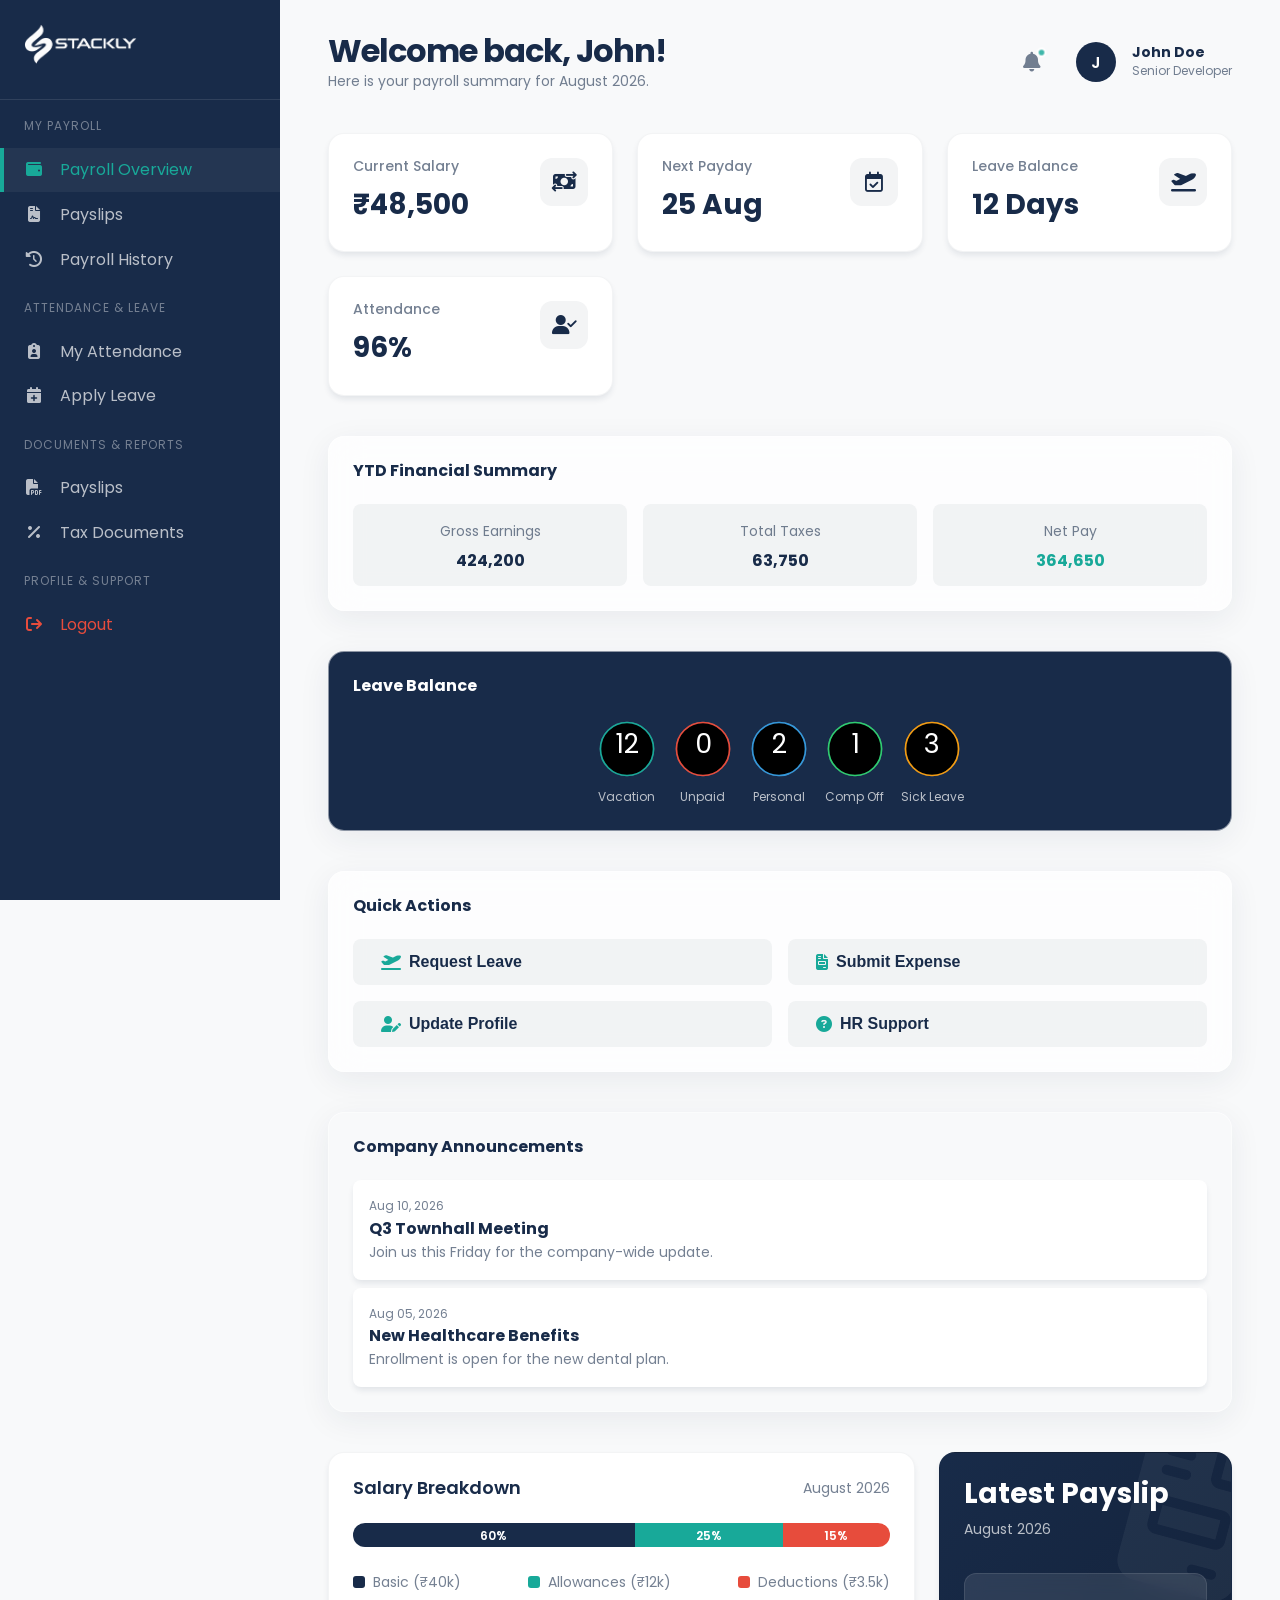
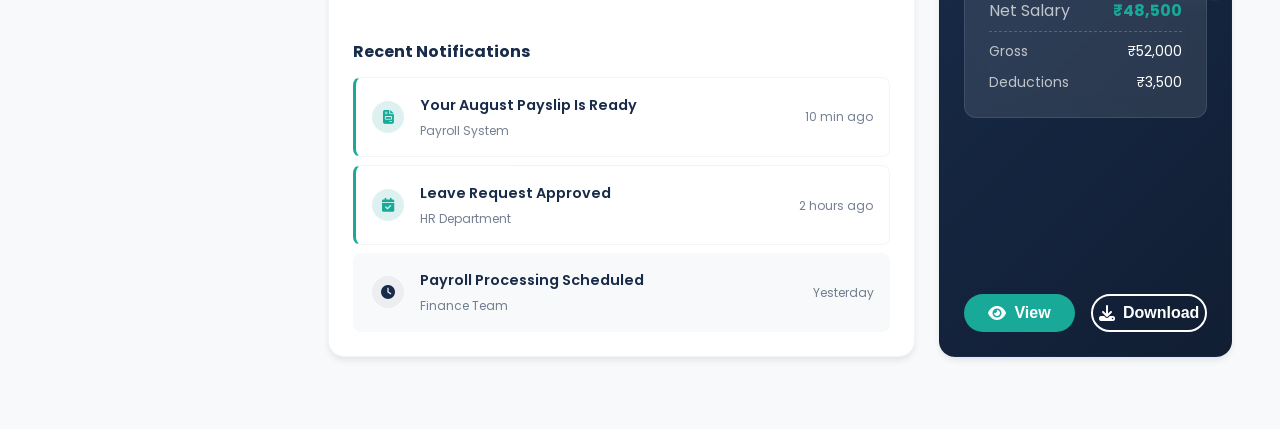
<file: client dashboard.html>
<!DOCTYPE html>
<html lang="en">

<head>
    <meta charset="UTF-8">
    <meta name="viewport" content="width=device-width, initial-scale=1.0">
    <title>Employee Dashboard - STACKLY</title>

    <link href="https://fonts.googleapis.com/css2?family=Poppins:wght@300;400;500;600;700;800&display=swap"
        rel="stylesheet">
    <link rel="stylesheet" href="https://cdnjs.cloudflare.com/ajax/libs/font-awesome/6.4.0/css/all.min.css">


    <link rel="stylesheet" href="css/style.css">
    <link rel="stylesheet" href="css/dashboard.css">
    <link rel="stylesheet" href="css/responsive.css">
</head>

<body>

    <div class="dashboard-layout">

        <!-- Sidebar -->
        <aside class="sidebar">
            <div class="sidebar-header">
                <a href="index.html" class="sidebar-brand">
                    <img src="assets/logo.webp" alt="STACKLY Logo" style="height: 40px; width: auto;">
                </a>
                <button class="mobile-toggle"><i class="fa-solid fa-xmark"></i></button>
            </div>

            <div class="sidebar-menu">
                <!-- 1. My Payroll -->
                <div class="menu-group">
                    <div class="menu-title">My Payroll</div>
                    <a href="#" onclick="switchView('view-overview', this); return false;"
                        class="menu-link active"><span class="menu-icon"><i
                                class="fa-solid fa-wallet"></i></span>Payroll Overview</a>
                    <a href="#" onclick="switchView('view-payslips', this); return false;" class="menu-link"><span
                            class="menu-icon"><i class="fa-solid fa-file-contract"></i></span>Payslips</a>
                    <a href="#" onclick="switchView('view-payroll-history', this); return false;"
                        class="menu-link"><span class="menu-icon"><i
                                class="fa-solid fa-clock-rotate-left"></i></span>Payroll History</a>
                </div>

                <!-- 2. Attendance & Leave -->
                <div class="menu-group">
                    <div class="menu-title">Attendance & Leave</div>
                    <a href="#" onclick="switchView('view-attendance', this); return false;" class="menu-link"><span
                            class="menu-icon"><i class="fa-solid fa-clipboard-user"></i></span>My Attendance</a>
                    <a href="#" onclick="switchView('view-apply-leave', this); return false;" class="menu-link"><span
                            class="menu-icon"><i class="fa-solid fa-calendar-plus"></i></span>Apply Leave</a>
                </div>

                <!-- 3. Documents & Reports -->
                <div class="menu-group">
                    <div class="menu-title">Documents & Reports</div>
                    <a href="#" onclick="switchView('view-payslips', this); return false;" class="menu-link"><span
                            class="menu-icon"><i class="fa-solid fa-file-pdf"></i></span>Payslips</a>
                    <a href="#" onclick="switchView('view-tax-documents', this); return false;" class="menu-link"><span
                            class="menu-icon"><i class="fa-solid fa-percent"></i></span>Tax Documents</a>
                </div>

                <!-- 4. Profile & Support -->
                <div class="menu-group">
                    <div class="menu-title">Profile & Support</div>
                    <a href="login.html" class="menu-link" style="color: #E74C3C;">
                        <span class="menu-icon"><i class="fa-solid fa-arrow-right-from-bracket"></i></span>
                        Logout
                    </a>
                </div>
            </div>
        </aside>

        <!-- Main Area -->
        <main class="dashboard-main">

            <header class="dashboard-header">
                <div class="welcome-section">
                    <h1>Welcome back, <span id="welcome-name">John</span>!</h1>
                    <p style="color: var(--text-muted); font-size: 0.875rem;">Here is your payroll summary for August
                        2026.</p>
                </div>

                <div class="header-actions" style="display: flex; align-items: center; gap: 1.5rem;">
                    <button class="dashboard-mobile-toggle btn btn-outline" style="padding: 0.5rem; display: none;"><i
                            class="fa-solid fa-bars"></i></button>
                    <a href="index.html" class="mobile-logo" style="display: none; margin-right: auto;">
                        <img src="assets/logo.webp" alt="STACKLY Logo" style="height: 32px; width: auto;">
                    </a>
                    <div class="notification-bell" id="client-notification-bell" title="Notifications" onclick="toggleNotifDropdown(event, this)">
                        <i class="fa-solid fa-bell"></i>
                        <div class="notification-dot"></div>
                        <!-- Notification Dropdown -->
                        <div class="notification-dropdown" id="client-notif-dropdown">
                            <div class="dropdown-header">
                                <div style="display: flex; align-items: center; gap: 0.5rem;">
                                    <h4>Notifications</h4>
                                    <span class="badge">2 New</span>
                                </div>
                                <button class="dropdown-mark-read">Mark all as read</button>
                            </div>
                            <div class="notification-list">
                                <div class="notification-item unread" onclick="switchView('view-payslips', document.querySelectorAll('.sidebar-menu .menu-link')[1])">
                                    <div class="notification-icon-box" style="background: rgba(24, 169, 153, 0.1); color: var(--accent);">
                                        <i class="fa-solid fa-file-invoice"></i>
                                    </div>
                                    <div class="notification-item-content">
                                        <h5>August Payslip Ready</h5>
                                        <p>Your payslip for August 2026 is ready to download.</p>
                                        <span class="time">10 min ago</span>
                                    </div>
                                </div>
                                <div class="notification-item unread" onclick="switchView('view-apply-leave', document.querySelectorAll('.sidebar-menu .menu-link')[4])">
                                    <div class="notification-icon-box" style="background: rgba(46, 204, 113, 0.1); color: #2ecc71;">
                                        <i class="fa-solid fa-calendar-check"></i>
                                    </div>
                                    <div class="notification-item-content">
                                        <h5>Leave Request Approved</h5>
                                        <p>Your 3-day leave request has been approved by HR.</p>
                                        <span class="time">2 hours ago</span>
                                    </div>
                                </div>
                                <div class="notification-item" onclick="switchView('view-tax-documents', document.querySelectorAll('.sidebar-menu .menu-link')[6])">
                                    <div class="notification-icon-box" style="background: rgba(52, 152, 219, 0.1); color: #3498db;">
                                        <i class="fa-solid fa-file-pdf"></i>
                                    </div>
                                    <div class="notification-item-content">
                                        <h5>Form 16 Uploaded</h5>
                                        <p>Your annual tax withholding document is available.</p>
                                        <span class="time">Yesterday</span>
                                    </div>
                                </div>
                            </div>
                            <div class="dropdown-footer">
                                <button onclick="switchView('view-notification-prefs', document.querySelectorAll('.sidebar-menu .menu-link')[6])">Notification Settings</button>
                            </div>
                        </div>
                    </div>
                    <div class="user-profile" id="client-user-profile" style="color: var(--primary);" onclick="toggleProfileDropdown(event, this)">
                        <div class="user-avatar" id="profile-avatar"
                            style="background: var(--primary); color: var(--neutral);">J</div>
                        <div class="user-info">
                            <h5 style="margin-bottom: 0;" id="profile-name">John Doe</h5>
                            <p style="margin-bottom: 0; color: var(--text-muted); font-size: 0.75rem;"
                                id="profile-email">Senior Developer
                            </p>
                        </div>
                        <!-- Profile Dropdown -->
                        <div class="profile-dropdown" id="client-profile-dropdown">
                            <div class="profile-dropdown-header">
                                <div class="user-avatar" style="background: var(--primary); color: var(--neutral); width: 36px; height: 36px; font-size: 0.875rem;">J</div>
                                <div>
                                    <h5 style="margin: 0; font-size: 0.875rem; color: var(--primary);" id="dropdown-profile-name">John Doe</h5>
                                    <p style="margin: 0; font-size: 0.75rem; color: var(--text-muted);" id="dropdown-profile-email">Senior Developer</p>
                                </div>
                            </div>
                            <div class="profile-dropdown-menu">
                                <button class="profile-menu-item" onclick="switchView('view-overview', document.querySelectorAll('.sidebar-menu .menu-link')[0])">
                                    <i class="fa-solid fa-wallet"></i> Payroll Overview
                                </button>
                                <button class="profile-menu-item" onclick="switchView('view-payslips', document.querySelectorAll('.sidebar-menu .menu-link')[1])">
                                    <i class="fa-solid fa-file-contract"></i> My Payslips
                                </button>
                                <button class="profile-menu-item" onclick="switchView('view-attendance', document.querySelectorAll('.sidebar-menu .menu-link')[3])">
                                    <i class="fa-solid fa-clipboard-user"></i> My Attendance
                                </button>
                                <button class="profile-menu-item" onclick="switchView('view-bank-details', document.querySelectorAll('.sidebar-menu .menu-link')[1])">
                                    <i class="fa-solid fa-building-columns"></i> Bank Details
                                </button>
                                <button class="profile-menu-item" onclick="switchView('view-notification-prefs', document.querySelectorAll('.sidebar-menu .menu-link')[1])">
                                    <i class="fa-solid fa-bell"></i> Notification Settings
                                </button>
                                <div class="profile-dropdown-divider"></div>
                                <a href="admin dashboard.html" class="profile-menu-item" style="color: var(--accent);">
                                    <i class="fa-solid fa-arrow-right-arrow-left" style="color: var(--accent);"></i> Switch to Admin View
                                </a>
                                <div class="profile-dropdown-divider"></div>
                                <a href="login.html" class="profile-menu-item logout-item">
                                    <i class="fa-solid fa-arrow-right-from-bracket"></i> Logout
                                </a>
                            </div>
                        </div>
                    </div>
                </div>
            </header>

            <div id="view-overview" class="spa-view" style="display: block; animation: fadeIn 0.4s ease;"><!-- KPIs -->
                <div class="kpi-grid">
                    <div class="kpi-card">
                        <div class="kpi-details">
                            <h4>Current Salary</h4>
                            <div class="kpi-value">&#8377;48,500</div>
                        </div>
                        <div class="kpi-icon"><i class="fa-solid fa-money-bill-transfer"></i></div>
                    </div>
                    <div class="kpi-card">
                        <div class="kpi-details">
                            <h4>Next Payday</h4>
                            <div class="kpi-value">25 Aug</div>
                        </div>
                        <div class="kpi-icon"><i class="fa-regular fa-calendar-check"></i></div>
                    </div>
                    <div class="kpi-card">
                        <div class="kpi-details">
                            <h4>Leave Balance</h4>
                            <div class="kpi-value">12 Days</div>
                        </div>
                        <div class="kpi-icon"><i class="fa-solid fa-plane-departure"></i></div>
                    </div>
                    <div class="kpi-card">
                        <div class="kpi-details">
                            <h4>Attendance</h4>
                            <div class="kpi-value text-accent">96%</div>
                        </div>
                        <div class="kpi-icon"><i class="fa-solid fa-user-check"></i></div>
                    </div>
                </div>

                <!-- YTD & Quick Actions -->
                <div class="row" style="margin-bottom: 2.5rem;">
                    <div class="col-lg-8" style="margin-bottom: 2.5rem;">
                        <div class="glass-card" style="padding: 1.5rem;" data-aos="fade-up">
                            <h4 style="color: var(--primary); margin-bottom: 1.5rem;">YTD Financial Summary</h4>
                            <div class="grid" style="grid-template-columns: 1fr 1fr 1fr; gap: 1rem;">
                                <div
                                    style="background: var(--primary-light); padding: 1rem; border-radius: 8px; text-align: center;">
                                    <div style="color: var(--text-muted); font-size: 0.875rem;">Gross Earnings</div>
                                    <h4 style="color: var(--primary); margin-top: 0.5rem;"><span class="counter"
                                            data-target="840000">0</span></h4>
                                </div>
                                <div
                                    style="background: var(--primary-light); padding: 1rem; border-radius: 8px; text-align: center;">
                                    <div style="color: var(--text-muted); font-size: 0.875rem;">Total Taxes</div>
                                    <h4 style="color: var(--primary); margin-top: 0.5rem;"><span class="counter"
                                            data-target="125000">0</span></h4>
                                </div>
                                <div
                                    style="background: var(--primary-light); padding: 1rem; border-radius: 8px; text-align: center;">
                                    <div style="color: var(--text-muted); font-size: 0.875rem;">Net Pay</div>
                                    <h4 style="color: var(--accent); margin-top: 0.5rem;"><span class="counter"
                                            data-target="715000">0</span></h4>
                                </div>
                            </div>
                        </div>
                    </div>
                    <div class="col-lg-4">
                        <div class="glass-card" style="padding: 1.5rem; background: var(--primary); color: white;"
                            data-aos="fade-up" data-aos-delay="100">
                            <h4 style="color: white; margin-bottom: 1.5rem;">Leave Balance</h4>
                            <div
                                style="display: flex; justify-content: center; align-items: center; flex-wrap: wrap; gap: 1rem;">
                                <div style="text-align: center;">
                                    <svg viewBox="0 0 36 36" class="circular-chart"
                                        style="width: 60px; height: 60px; margin: 0 auto; display: block;">
                                        <path class="circle-bg"
                                            d="M18 2.0845 a 15.9155 15.9155 0 0 1 0 31.831 a 15.9155 15.9155 0 0 1 0 -31.831"
                                            style="stroke: rgba(255,255,255,0.2);" />
                                        <path class="circle" data-percentage="60"
                                            d="M18 2.0845 a 15.9155 15.9155 0 0 1 0 31.831 a 15.9155 15.9155 0 0 1 0 -31.831"
                                            style="stroke: var(--accent);" />
                                        <text x="18" y="20.35" class="percentage" style="fill: white;"
                                            text-anchor="middle">12</text>
                                    </svg>
                                    <div style="font-size: 0.75rem; margin-top: 0.5rem; color: rgba(255,255,255,0.7);">
                                        Vacation</div>
                                </div>
                                <div style="text-align: center;">
                                    <svg viewBox="0 0 36 36" class="circular-chart"
                                        style="width: 60px; height: 60px; margin: 0 auto; display: block;">
                                        <path class="circle-bg"
                                            d="M18 2.0845 a 15.9155 15.9155 0 0 1 0 31.831 a 15.9155 15.9155 0 0 1 0 -31.831"
                                            style="stroke: rgba(255,255,255,0.2);" />
                                        <path class="circle" data-percentage="0"
                                            d="M18 2.0845 a 15.9155 15.9155 0 0 1 0 31.831 a 15.9155 15.9155 0 0 1 0 -31.831"
                                            style="stroke: #E74C3C;" />
                                        <text x="18" y="20.35" class="percentage" style="fill: white;"
                                            text-anchor="middle">0</text>
                                    </svg>
                                    <div style="font-size: 0.75rem; margin-top: 0.5rem; color: rgba(255,255,255,0.7);">
                                        Unpaid</div>
                                </div>
                                <div style="text-align: center;">
                                    <svg viewBox="0 0 36 36" class="circular-chart"
                                        style="width: 60px; height: 60px; margin: 0 auto; display: block;">
                                        <path class="circle-bg"
                                            d="M18 2.0845 a 15.9155 15.9155 0 0 1 0 31.831 a 15.9155 15.9155 0 0 1 0 -31.831"
                                            style="stroke: rgba(255,255,255,0.2);" />
                                        <path class="circle" data-percentage="20"
                                            d="M18 2.0845 a 15.9155 15.9155 0 0 1 0 31.831 a 15.9155 15.9155 0 0 1 0 -31.831"
                                            style="stroke: #3498DB;" />
                                        <text x="18" y="20.35" class="percentage" style="fill: white;"
                                            text-anchor="middle">2</text>
                                    </svg>
                                    <div style="font-size: 0.75rem; margin-top: 0.5rem; color: rgba(255,255,255,0.7);">
                                        Personal</div>
                                </div>
                                <div style="text-align: center;">
                                    <svg viewBox="0 0 36 36" class="circular-chart"
                                        style="width: 60px; height: 60px; margin: 0 auto; display: block;">
                                        <path class="circle-bg"
                                            d="M18 2.0845 a 15.9155 15.9155 0 0 1 0 31.831 a 15.9155 15.9155 0 0 1 0 -31.831"
                                            style="stroke: rgba(255,255,255,0.2);" />
                                        <path class="circle" data-percentage="10"
                                            d="M18 2.0845 a 15.9155 15.9155 0 0 1 0 31.831 a 15.9155 15.9155 0 0 1 0 -31.831"
                                            style="stroke: #2ecc71;" />
                                        <text x="18" y="20.35" class="percentage" style="fill: white;"
                                            text-anchor="middle">1</text>
                                    </svg>
                                    <div style="font-size: 0.75rem; margin-top: 0.5rem; color: rgba(255,255,255,0.7);">
                                        Comp Off</div>
                                </div>
                                <div style="text-align: center;">
                                    <svg viewBox="0 0 36 36" class="circular-chart"
                                        style="width: 60px; height: 60px; margin: 0 auto; display: block;">
                                        <path class="circle-bg"
                                            d="M18 2.0845 a 15.9155 15.9155 0 0 1 0 31.831 a 15.9155 15.9155 0 0 1 0 -31.831"
                                            style="stroke: rgba(255,255,255,0.2);" />
                                        <path class="circle" data-percentage="30"
                                            d="M18 2.0845 a 15.9155 15.9155 0 0 1 0 31.831 a 15.9155 15.9155 0 0 1 0 -31.831"
                                            style="stroke: #f39c12;" />
                                        <text x="18" y="20.35" class="percentage" style="fill: white;"
                                            text-anchor="middle">3</text>
                                    </svg>
                                    <div style="font-size: 0.75rem; margin-top: 0.5rem; color: rgba(255,255,255,0.7);">
                                        Sick
                                        Leave</div>
                                </div>
                            </div>
                        </div>
                    </div>
                </div>

                <!-- Quick Actions & Announcements -->
                <div class="row" style="margin-bottom: 2.5rem;">
                    <div class="col-lg-6" style="margin-bottom: 2.5rem;">
                        <div class="glass-card" style="padding: 1.5rem;" data-aos="fade-up">
                            <h4 style="color: var(--primary); margin-bottom: 1.5rem;">Quick Actions</h4>
                            <div class="grid" style="grid-template-columns: 1fr 1fr; gap: 1rem;">
                                <button class="btn hover-glow"
                                    onclick="switchView('view-apply-leave', document.querySelectorAll('.sidebar-menu .menu-link')[4]); return false;"
                                    style="background: var(--primary-light); color: var(--primary); justify-content: flex-start; border-radius: 8px;"><i
                                        class="fa-solid fa-plane-departure" style="color: var(--accent);"></i> Request
                                    Leave</button>
                                <button class="btn hover-glow"
                                    onclick="showToast('Opening expense submission form...', 'info');"
                                    style="background: var(--primary-light); color: var(--primary); justify-content: flex-start; border-radius: 8px;"><i
                                        class="fa-solid fa-file-invoice" style="color: var(--accent);"></i> Submit
                                    Expense</button>
                                <button class="btn hover-glow"
                                    onclick="switchView('view-bank-details', document.querySelectorAll('.sidebar-menu .menu-link')[1]); return false;"
                                    style="background: var(--primary-light); color: var(--primary); justify-content: flex-start; border-radius: 8px;"><i
                                        class="fa-solid fa-user-pen" style="color: var(--accent);"></i> Update
                                    Profile</button>
                                <button class="btn hover-glow"
                                    onclick="showToast('Connecting to HR Support...', 'info');"
                                    style="background: var(--primary-light); color: var(--primary); justify-content: flex-start; border-radius: 8px;"><i
                                        class="fa-solid fa-circle-question" style="color: var(--accent);"></i> HR
                                    Support</button>
                            </div>
                        </div>
                    </div>
                    <div class="col-lg-6">
                        <div class="glass-card" style="padding: 1.5rem; background: var(--bg-color);" data-aos="fade-up"
                            data-aos-delay="100">
                            <h4 style="color: var(--primary); margin-bottom: 1.5rem;">Company Announcements</h4>
                            <div
                                style="background: white; border-radius: 8px; padding: 1rem; margin-bottom: 0.5rem; box-shadow: var(--shadow-sm);">
                                <div style="font-size: 0.75rem; color: var(--text-muted);">Aug 10, 2026</div>
                                <strong>Q3 Townhall Meeting</strong>
                                <p style="font-size: 0.875rem; color: var(--text-muted); margin: 0;">Join us this Friday
                                    for
                                    the company-wide update.</p>
                            </div>
                            <div
                                style="background: white; border-radius: 8px; padding: 1rem; box-shadow: var(--shadow-sm);">
                                <div style="font-size: 0.75rem; color: var(--text-muted);">Aug 05, 2026</div>
                                <strong>New Healthcare Benefits</strong>
                                <p style="font-size: 0.875rem; color: var(--text-muted); margin: 0;">Enrollment is open
                                    for
                                    the new dental plan.</p>
                            </div>
                        </div>
                    </div>
                </div>

                <!-- Charts and Latest Payslip -->
                <div class="dash-grid-2">

                    <!-- Salary Breakdown -->
                    <div class="dash-panel">
                        <div class="panel-header">
                            <h3 class="panel-title">Salary Breakdown</h3>
                            <span style="font-size: 0.875rem; color: var(--text-muted);">August 2026</span>
                        </div>

                        <div class="salary-breakdown">
                            <div class="salary-bar">
                                <div class="sb-segment sb-basic" title="Basic Salary: ₹40,000">60%</div>
                                <div class="sb-segment sb-allow" title="Allowances: ₹12,000">25%</div>
                                <div class="sb-segment sb-deduct" title="Tax & Deductions: ₹3,500">15%</div>
                            </div>

                            <div class="sb-legend">
                                <div class="legend-item">
                                    <div class="legend-color" style="background: var(--primary);"></div>
                                    Basic (₹40k)
                                </div>
                                <div class="legend-item">
                                    <div class="legend-color" style="background: var(--accent);"></div>
                                    Allowances (₹12k)
                                </div>
                                <div class="legend-item">
                                    <div class="legend-color" style="background: #E74C3C;"></div>
                                    Deductions (₹3.5k)
                                </div>
                            </div>
                        </div>

                        <!-- Inbox/Notifications -->
                        <div style="margin-top: 3rem;">
                            <h4 style="margin-bottom: 1rem;">Recent Notifications</h4>
                            <div class="email-list" id="dynamic-email-list" data-type="client">
                                <!-- Content generated by email-data.js -->
                                <div style="padding: 2rem; text-align: center; color: var(--text-muted);">
                                    <i class="fa-solid fa-spinner fa-spin"></i> Loading...
                                </div>
                            </div>
                        </div>
                    </div>

                    <!-- Latest Payslip Card -->
                    <div class="dash-panel"
                        style="background: linear-gradient(135deg, var(--primary) 0%, #111e33 100%); color: var(--neutral); position: relative; overflow: hidden; display: flex; flex-direction: column;">
                        <!-- Decor -->
                        <i class="fa-solid fa-file-invoice"
                            style="position: absolute; right: -20px; top: -20px; font-size: 10rem; opacity: 0.05; transform: rotate(15deg);"></i>

                        <h3 style="color: var(--neutral); margin-bottom: 0.5rem; position: relative; z-index: 2;">Latest
                            Payslip</h3>
                        <p
                            style="color: rgba(255,255,255,0.7); font-size: 0.875rem; margin-bottom: 2rem; position: relative; z-index: 2;">
                            August 2026</p>

                        <div
                            style="background: rgba(255,255,255,0.1); backdrop-filter: blur(10px); border: 1px solid rgba(255,255,255,0.1); border-radius: 12px; padding: 1.5rem; position: relative; z-index: 2; margin-bottom: auto;">
                            <div
                                style="display: flex; justify-content: space-between; margin-bottom: 0.5rem; border-bottom: 1px dashed rgba(255,255,255,0.2); padding-bottom: 0.5rem;">
                                <span style="color: rgba(255,255,255,0.7);">Net Salary</span>
                                <strong style="color: var(--accent);">₹48,500</strong>
                            </div>
                            <div style="display: flex; justify-content: space-between; margin-bottom: 0.5rem;">
                                <span style="color: rgba(255,255,255,0.7); font-size: 0.875rem;">Gross</span>
                                <span style="font-size: 0.875rem;">₹52,000</span>
                            </div>
                            <div style="display: flex; justify-content: space-between;">
                                <span style="color: rgba(255,255,255,0.7); font-size: 0.875rem;">Deductions</span>
                                <span style="font-size: 0.875rem;">₹3,500</span>
                            </div>
                        </div>

                        <div style="display: flex; gap: 1rem; margin-top: 2rem; position: relative; z-index: 2;">
                            <button class="btn btn-accent" style="flex: 1; padding: 0.5rem;"
                                onclick="switchView('view-payslips', document.querySelectorAll('.sidebar-menu .menu-link')[1]); return false;"><i class="fa-solid fa-eye"></i>
                                View</button>
                            <button class="btn btn-outline-neutral" style="flex: 1; padding: 0.5rem;"
                                onclick="simulateDownload(this)"><i class="fa-solid fa-download"></i>
                                Download</button>
                        </div>
                    </div>

                </div>
            </div>
            <div id='view-payslips' class='spa-view' style='display: none; animation: fadeIn 0.4s ease;'>
                <div style="margin-bottom: 2rem;">
                    <h2>Payslips</h2>
                    <p style="color: var(--text-muted); font-size: 0.875rem;">View and download your payslips.</p>
                </div>
                <div class="dash-panel" data-aos="fade-up">
                    <div style="overflow-x: auto;">
                        <div class="table-responsive">
                            <table style="width: 100%; border-collapse: collapse; text-align: left;">
                                <thead>
                                    <tr
                                        style="border-bottom: 2px solid var(--primary-light); color: var(--text-muted);">
                                        <th style="padding: 1rem;">Month</th>
                                        <th style="padding: 1rem;">Gross Pay</th>
                                        <th style="padding: 1rem;">Deductions</th>
                                        <th style="padding: 1rem;">Net Pay</th>
                                        <th style="padding: 1rem; text-align: right;">Action</th>
                                    </tr>
                                </thead>
                                <tbody>
                                    <tr style="border-bottom: 1px solid var(--primary-light);">
                                        <td style="padding: 1rem;"><strong>July 2026</strong></td>
                                        <td style="padding: 1rem;">$52,000</td>
                                        <td style="padding: 1rem;">$3,500</td>
                                        <td style="padding: 1rem; color: var(--accent); font-weight: 600;">$48,500</td>
                                        <td style="padding: 1rem; text-align: right;">
                                            <button class="btn btn-outline" style="padding: 0.5rem;"
                                                onclick="simulateDownload(this)"><i
                                                    class="fa-solid fa-download"></i></button>
                                        </td>
                                    </tr>
                                    <tr style="border-bottom: 1px solid var(--primary-light);">
                                        <td style="padding: 1rem;"><strong>June 2026</strong></td>
                                        <td style="padding: 1rem;">$52,000</td>
                                        <td style="padding: 1rem;">$3,500</td>
                                        <td style="padding: 1rem; color: var(--accent); font-weight: 600;">$48,500</td>
                                        <td style="padding: 1rem; text-align: right;">
                                            <button class="btn btn-outline" style="padding: 0.5rem;"
                                                onclick="simulateDownload(this)"><i
                                                    class="fa-solid fa-download"></i></button>
                                        </td>
                                    </tr>
                                    <tr style="border-bottom: 1px solid var(--primary-light);">
                                        <td style="padding: 1rem;"><strong>May 2026</strong></td>
                                        <td style="padding: 1rem;">$52,000</td>
                                        <td style="padding: 1rem;">$3,500</td>
                                        <td style="padding: 1rem; color: var(--accent); font-weight: 600;">$48,500</td>
                                        <td style="padding: 1rem; text-align: right;">
                                            <button class="btn btn-outline" style="padding: 0.5rem;"
                                                onclick="simulateDownload(this)"><i
                                                    class="fa-solid fa-download"></i></button>
                                        </td>
                                    </tr>
                                    <tr style="border-bottom: 1px solid var(--primary-light);">
                                        <td style="padding: 1rem;"><strong>April 2026</strong></td>
                                        <td style="padding: 1rem;">$50,000</td>
                                        <td style="padding: 1rem;">$3,200</td>
                                        <td style="padding: 1rem; color: var(--accent); font-weight: 600;">$46,800</td>
                                        <td style="padding: 1rem; text-align: right;">
                                            <button class="btn btn-outline" style="padding: 0.5rem;"
                                                onclick="simulateDownload(this)"><i
                                                    class="fa-solid fa-download"></i></button>
                                        </td>
                                    </tr>
                                    <tr style="border-bottom: 1px solid var(--primary-light);">
                                        <td style="padding: 1rem;"><strong>March 2026</strong></td>
                                        <td style="padding: 1rem;">$50,000</td>
                                        <td style="padding: 1rem;">$3,200</td>
                                        <td style="padding: 1rem; color: var(--accent); font-weight: 600;">$46,800</td>
                                        <td style="padding: 1rem; text-align: right;">
                                            <button class="btn btn-outline" style="padding: 0.5rem;"
                                                onclick="simulateDownload(this)"><i
                                                    class="fa-solid fa-download"></i></button>
                                        </td>
                                    </tr>
                                    <tr style="border-bottom: 1px solid var(--primary-light);">
                                        <td style="padding: 1rem;"><strong>February 2026</strong></td>
                                        <td style="padding: 1rem;">$50,000</td>
                                        <td style="padding: 1rem;">$3,200</td>
                                        <td style="padding: 1rem; color: var(--accent); font-weight: 600;">$46,800</td>
                                        <td style="padding: 1rem; text-align: right;">
                                            <button class="btn btn-outline" style="padding: 0.5rem;"
                                                onclick="simulateDownload(this)"><i
                                                    class="fa-solid fa-download"></i></button>
                                        </td>
                                    </tr>
                                </tbody>
                            </table>
                        </div>
                    </div>
                </div>
            </div>


            <div id='view-payroll-history' class='spa-view' style='display: none; animation: fadeIn 0.4s ease;'>
                <div style="margin-bottom: 2rem;">
                    <h2>Payroll History</h2>
                    <p style="color: var(--text-muted); font-size: 0.875rem;">Your past payroll records.</p>
                </div>
                <div class="kpi-grid">
                    <div class="kpi-card">
                        <div class="kpi-details">
                            <h4>YTD Earnings</h4>
                            <div class="kpi-value">$339,500</div>
                        </div>
                        <div class="kpi-icon"><i class="fa-solid fa-chart-line"></i></div>
                    </div>
                    <div class="kpi-card">
                        <div class="kpi-details">
                            <h4>YTD Taxes</h4>
                            <div class="kpi-value">$24,500</div>
                        </div>
                        <div class="kpi-icon"><i class="fa-solid fa-building-columns"></i></div>
                    </div>
                </div>

                <div class="dash-panel" style="margin-top: 2rem;">
                    <h3 class="panel-title" style="margin-bottom: 1.5rem;">Recent Deposits</h3>
                    <div class="table-responsive">
                        <table style="width: 100%; border-collapse: collapse; text-align: left;">
                            <thead>
                                <tr style="border-bottom: 2px solid var(--primary-light); color: var(--text-muted);">
                                    <th style="padding: 1rem;">Date</th>
                                    <th style="padding: 1rem;">Description</th>
                                    <th style="padding: 1rem;">Account</th>
                                    <th style="padding: 1rem;">Amount</th>
                                    <th style="padding: 1rem;">Status</th>
                                </tr>
                            </thead>
                            <tbody>
                                <tr style="border-bottom: 1px solid var(--primary-light);">
                                    <td style="padding: 1rem;">25 Jul 2026</td>
                                    <td style="padding: 1rem;">July Salary</td>
                                    <td style="padding: 1rem;">**** 4921</td>
                                    <td style="padding: 1rem; font-weight: 600;">$48,500</td>
                                    <td style="padding: 1rem;"><span
                                            style="background: rgba(46,204,113,0.1); color: #2ecc71; padding: 0.25rem 0.5rem; border-radius: 4px; font-size: 0.75rem;">Completed</span>
                                    </td>
                                </tr>
                                <tr style="border-bottom: 1px solid var(--primary-light);">
                                    <td style="padding: 1rem;">25 Jun 2026</td>
                                    <td style="padding: 1rem;">June Salary</td>
                                    <td style="padding: 1rem;">**** 4921</td>
                                    <td style="padding: 1rem; font-weight: 600;">$48,500</td>
                                    <td style="padding: 1rem;"><span
                                            style="background: rgba(46,204,113,0.1); color: #2ecc71; padding: 0.25rem 0.5rem; border-radius: 4px; font-size: 0.75rem;">Completed</span>
                                    </td>
                                </tr>
                                <tr style="border-bottom: 1px solid var(--primary-light);">
                                    <td style="padding: 1rem;">25 May 2026</td>
                                    <td style="padding: 1rem;">May Salary</td>
                                    <td style="padding: 1rem;">**** 4921</td>
                                    <td style="padding: 1rem; font-weight: 600;">$48,500</td>
                                    <td style="padding: 1rem;"><span
                                            style="background: rgba(46,204,113,0.1); color: #2ecc71; padding: 0.25rem 0.5rem; border-radius: 4px; font-size: 0.75rem;">Completed</span>
                                    </td>
                                </tr>
                                <tr style="border-bottom: 1px solid var(--primary-light);">
                                    <td style="padding: 1rem;">25 Apr 2026</td>
                                    <td style="padding: 1rem;">April Salary</td>
                                    <td style="padding: 1rem;">**** 4921</td>
                                    <td style="padding: 1rem; font-weight: 600;">$46,800</td>
                                    <td style="padding: 1rem;"><span
                                            style="background: rgba(46,204,113,0.1); color: #2ecc71; padding: 0.25rem 0.5rem; border-radius: 4px; font-size: 0.75rem;">Completed</span>
                                    </td>
                                </tr>
                            </tbody>
                        </table>
                    </div>
                </div>
            </div>


            <div id='view-attendance' class='spa-view' style='display: none; animation: fadeIn 0.4s ease;'>
                <div style="margin-bottom: 2rem;">
                    <h2>My Attendance</h2>
                    <p style="color: var(--text-muted); font-size: 0.875rem;">Your attendance records.</p>
                </div>
                <div class="dash-grid-2">
                    <div class="dash-panel">
                        <h3 class="panel-title" style="margin-bottom: 1rem;">Recent Swipes</h3>
                        <div
                            style="display: flex; justify-content: space-between; padding: 1rem; border-bottom: 1px solid var(--primary-light);">
                            <div><strong>Today</strong><br><span
                                    style="font-size: 0.75rem; color: var(--text-muted);">Aug 18, 2026</span></div>
                            <div style="text-align: right;"><strong>In: 09:00 AM</strong><br><span
                                    style="font-size: 0.75rem; color: var(--text-muted);">Out: --:--</span></div>
                        </div>
                        <div
                            style="display: flex; justify-content: space-between; padding: 1rem; border-bottom: 1px solid var(--primary-light);">
                            <div><strong>Yesterday</strong><br><span
                                    style="font-size: 0.75rem; color: var(--text-muted);">Aug 17, 2026</span></div>
                            <div style="text-align: right;"><strong>In: 08:55 AM</strong><br><span
                                    style="font-size: 0.75rem; color: var(--text-muted);">Out: 05:05 PM</span></div>
                        </div>
                        <div
                            style="display: flex; justify-content: space-between; padding: 1rem; border-bottom: 1px solid var(--primary-light);">
                            <div><strong>Wednesday</strong><br><span
                                    style="font-size: 0.75rem; color: var(--text-muted);">Aug 16, 2026</span></div>
                            <div style="text-align: right;"><strong>In: 09:02 AM</strong><br><span
                                    style="font-size: 0.75rem; color: var(--text-muted);">Out: 05:10 PM</span></div>
                        </div>
                        <div
                            style="display: flex; justify-content: space-between; padding: 1rem; border-bottom: 1px solid var(--primary-light);">
                            <div><strong>Tuesday</strong><br><span
                                    style="font-size: 0.75rem; color: var(--text-muted);">Aug 15, 2026</span></div>
                            <div style="text-align: right;"><strong>In: 08:50 AM</strong><br><span
                                    style="font-size: 0.75rem; color: var(--text-muted);">Out: 05:00 PM</span></div>
                        </div>
                        <div
                            style="display: flex; justify-content: space-between; padding: 1rem; border-bottom: 1px solid var(--primary-light);">
                            <div><strong>Monday</strong><br><span
                                    style="font-size: 0.75rem; color: var(--text-muted);">Aug 14, 2026</span></div>
                            <div style="text-align: right;"><strong>In: 09:15 AM <span
                                        style="color: #E74C3C;">(Late)</span></strong><br><span
                                    style="font-size: 0.75rem; color: var(--text-muted);">Out: 05:30 PM</span></div>
                        </div>
                    </div>
                    <div class="dash-panel" style="background: var(--primary); color: white;">
                        <h3 class="panel-title" style="color: white; margin-bottom: 1rem;">Attendance Rate</h3>
                        <div style="font-size: 3rem; font-weight: 700; color: var(--accent);">96%</div>
                        <p style="color: rgba(255,255,255,0.7); font-size: 0.875rem;">You are maintaining an excellent
                            attendance record this month.</p>
                    </div>
                </div>
            </div>


            <div id='view-apply-leave' class='spa-view' style='display: none; animation: fadeIn 0.4s ease;'>
                <div style="margin-bottom: 2rem;">
                    <h2>Apply Leave</h2>
                    <p style="color: var(--text-muted); font-size: 0.875rem;">Submit a new leave request.</p>
                </div>
                <div class="dash-panel" style="max-width: 600px;">
                    <form>
                        <div style="margin-bottom: 1.5rem;">
                            <label style="display: block; margin-bottom: 0.5rem; font-weight: 500;">Leave Type</label>
                            <select
                                style="width: 100%; padding: 0.75rem; border-radius: 8px; border: 1px solid var(--primary-light); background: var(--bg-color);">
                                <option>Annual Leave</option>
                                <option>Sick Leave</option>
                                <option>Unpaid Leave</option>
                            </select>
                        </div>
                        <div class="grid" style="grid-template-columns: 1fr 1fr; gap: 1rem; margin-bottom: 1.5rem;">
                            <div>
                                <label style="display: block; margin-bottom: 0.5rem; font-weight: 500;">Start
                                    Date</label>
                                <input type="date"
                                    style="width: 100%; padding: 0.75rem; border-radius: 8px; border: 1px solid var(--primary-light); background: var(--bg-color);">
                            </div>
                            <div>
                                <label style="display: block; margin-bottom: 0.5rem; font-weight: 500;">End Date</label>
                                <input type="date"
                                    style="width: 100%; padding: 0.75rem; border-radius: 8px; border: 1px solid var(--primary-light); background: var(--bg-color);">
                            </div>
                        </div>
                        <div style="margin-bottom: 1.5rem;">
                            <label style="display: block; margin-bottom: 0.5rem; font-weight: 500;">Reason</label>
                            <textarea rows="4"
                                style="width: 100%; padding: 0.75rem; border-radius: 8px; border: 1px solid var(--primary-light); background: var(--bg-color); resize: vertical;"></textarea>
                        </div>
                        <button type="button" class="btn btn-primary"
                            onclick="showToast('Leave request submitted successfully!', 'success'); this.closest('form').reset();">Submit
                            Request</button>
                    </form>
                </div>
            </div>


            <div id='view-tax-documents' class='spa-view' style='display: none; animation: fadeIn 0.4s ease;'>
                <div style="margin-bottom: 2rem;">
                    <h2>Tax Documents</h2>
                    <p style="color: var(--text-muted); font-size: 0.875rem;">Your tax forms and documents.</p>
                </div>
                <div class="grid" style="grid-template-columns: repeat(auto-fit, minmax(250px, 1fr)); gap: 1.5rem;">
                    <div class="dash-panel hover-glow"
                        style="display: flex; align-items: center; gap: 1rem; cursor: pointer;"
                        onclick="simulateDownload(this)">
                        <div
                            style="width: 48px; height: 48px; background: rgba(231, 76, 60, 0.1); color: #E74C3C; border-radius: 8px; display: flex; align-items: center; justify-content: center; font-size: 1.5rem;">
                            <i class="fa-solid fa-file-pdf"></i>
                        </div>
                        <div>
                            <h4 style="margin: 0; font-size: 1rem;">W-2 Form 2025</h4>
                            <p style="margin: 0; font-size: 0.75rem; color: var(--text-muted);">Issued: Jan 2026</p>
                        </div>
                    </div>
                    <div class="dash-panel hover-glow"
                        style="display: flex; align-items: center; gap: 1rem; cursor: pointer;"
                        onclick="simulateDownload(this)">
                        <div
                            style="width: 48px; height: 48px; background: rgba(231, 76, 60, 0.1); color: #E74C3C; border-radius: 8px; display: flex; align-items: center; justify-content: center; font-size: 1.5rem;">
                            <i class="fa-solid fa-file-pdf"></i>
                        </div>
                        <div>
                            <h4 style="margin: 0; font-size: 1rem;">1099-MISC 2025</h4>
                            <p style="margin: 0; font-size: 0.75rem; color: var(--text-muted);">Issued: Jan 2026</p>
                        </div>
                    </div>
                    <div class="dash-panel hover-glow"
                        style="display: flex; align-items: center; gap: 1rem; cursor: pointer;"
                        onclick="simulateDownload(this)">
                        <div
                            style="width: 48px; height: 48px; background: rgba(231, 76, 60, 0.1); color: #E74C3C; border-radius: 8px; display: flex; align-items: center; justify-content: center; font-size: 1.5rem;">
                            <i class="fa-solid fa-file-pdf"></i>
                        </div>
                        <div>
                            <h4 style="margin: 0; font-size: 1rem;">W-2 Form 2024</h4>
                            <p style="margin: 0; font-size: 0.75rem; color: var(--text-muted);">Issued: Jan 2025</p>
                        </div>
                    </div>
                    <div class="dash-panel hover-glow"
                        style="display: flex; align-items: center; gap: 1rem; cursor: pointer;"
                        onclick="simulateDownload(this)">
                        <div
                            style="width: 48px; height: 48px; background: rgba(231, 76, 60, 0.1); color: #E74C3C; border-radius: 8px; display: flex; align-items: center; justify-content: center; font-size: 1.5rem;">
                            <i class="fa-solid fa-file-pdf"></i>
                        </div>
                        <div>
                            <h4 style="margin: 0; font-size: 1rem;">1099-MISC 2024</h4>
                            <p style="margin: 0; font-size: 0.75rem; color: var(--text-muted);">Issued: Jan 2025</p>
                        </div>
                    </div>
                </div>
            </div>


            <div id='view-bank-details' class='spa-view' style='display: none; animation: fadeIn 0.4s ease;'>
                <div style="margin-bottom: 2rem;">
                    <h2>Bank Details</h2>
                    <p style="color: var(--text-muted); font-size: 0.875rem;">Update your direct deposit info.</p>
                </div>
                <div class="dash-panel" style="max-width: 500px;">
                    <div style="margin-bottom: 1.5rem; display: flex; align-items: center; gap: 1rem;">
                        <div
                            style="width: 50px; height: 50px; background: var(--primary-light); border-radius: 8px; display: flex; align-items: center; justify-content: center; font-size: 1.5rem; color: var(--primary);">
                            <i class="fa-solid fa-building-columns"></i>
                        </div>
                        <div>
                            <h4 style="margin: 0;">Chase Bank</h4>
                            <p style="margin: 0; color: var(--text-muted); font-size: 0.875rem;">Checking Account</p>
                        </div>
                    </div>
                    <div style="background: var(--bg-color); padding: 1rem; border-radius: 8px; margin-bottom: 1.5rem;">
                        <p style="margin: 0 0 0.5rem 0; font-size: 0.75rem; color: var(--text-muted);">Account Number
                        </p>
                        <p style="margin: 0; font-weight: 600;">**** **** **** 4921</p>
                    </div>
                    <div style="background: var(--bg-color); padding: 1rem; border-radius: 8px; margin-bottom: 1.5rem;">
                        <p style="margin: 0 0 0.5rem 0; font-size: 0.75rem; color: var(--text-muted);">Routing Number
                        </p>
                        <p style="margin: 0; font-weight: 600;">021000021</p>
                    </div>
                    <button class="btn btn-outline" style="width: 100%;" onclick="showToast('Bank details change request submitted to HR for approval.', 'success')">Request Change</button>
                </div>
            </div>


            <div id='view-notification-prefs' class='spa-view' style='display: none; animation: fadeIn 0.4s ease;'>
                <div style="margin-bottom: 2rem;">
                    <h2>Notification Preferences</h2>
                    <p style="color: var(--text-muted); font-size: 0.875rem;">Manage your alerts.</p>
                </div>
                <div class="dash-panel" style="max-width: 500px;">
                    <div
                        style="display: flex; justify-content: space-between; align-items: center; padding: 1rem 0; border-bottom: 1px solid var(--primary-light);">
                        <div>
                            <h4 style="margin: 0; font-size: 1rem;">Email Notifications</h4>
                            <p style="margin: 0; font-size: 0.75rem; color: var(--text-muted);">Receive payslips and
                                updates via email.</p>
                        </div>
                        <div
                            style="width: 44px; height: 24px; background: var(--accent); border-radius: 12px; position: relative; cursor: pointer;" onclick="this.style.background = this.style.background === 'var(--text-muted)' ? 'var(--accent)' : 'var(--text-muted)'; showToast('Preference updated', 'info');">
                            <div
                                style="width: 20px; height: 20px; background: white; border-radius: 50%; position: absolute; right: 2px; top: 2px;">
                            </div>
                        </div>
                    </div>
                    <div
                        style="display: flex; justify-content: space-between; align-items: center; padding: 1rem 0; border-bottom: 1px solid var(--primary-light);">
                        <div>
                            <h4 style="margin: 0; font-size: 1rem;">SMS Alerts</h4>
                            <p style="margin: 0; font-size: 0.75rem; color: var(--text-muted);">Get text messages for
                                urgent HR updates.</p>
                        </div>
                        <div
                            style="width: 44px; height: 24px; background: var(--text-muted); border-radius: 12px; position: relative; cursor: pointer;" onclick="this.style.background = this.style.background === 'var(--accent)' ? 'var(--text-muted)' : 'var(--accent)'; showToast('Preference updated', 'info');">
                            <div
                                style="width: 20px; height: 20px; background: white; border-radius: 50%; position: absolute; left: 2px; top: 2px;">
                            </div>
                        </div>
                    </div>
                </div>
            </div>

        </main>
    </div>

    <script src="https://cdnjs.cloudflare.com/ajax/libs/gsap/3.12.2/gsap.min.js"></script>
    <script>
        // Dropdown Handlers
        function toggleNotifDropdown(e, el) {
            if (e) {
                if (e.target && e.target.closest('.notification-dropdown')) return;
                e.stopPropagation();
            }
            const bell = el || document.querySelector('.notification-bell');
            if (!bell) return;
            const dropdown = bell.querySelector('.notification-dropdown');
            document.querySelectorAll('.profile-dropdown').forEach(d => d.classList.remove('active'));
            if (dropdown) {
                dropdown.classList.toggle('active');
            }
        }

        function toggleProfileDropdown(e, el) {
            if (e) {
                if (e.target && e.target.closest('.profile-dropdown')) return;
                e.stopPropagation();
            }
            const profile = el || document.querySelector('.user-profile');
            if (!profile) return;
            const dropdown = profile.querySelector('.profile-dropdown');
            document.querySelectorAll('.notification-dropdown').forEach(d => d.classList.remove('active'));
            if (dropdown) {
                dropdown.classList.toggle('active');
            }
        }

        document.addEventListener('click', function(e) {
            if (!e.target.closest('.notification-bell')) {
                document.querySelectorAll('.notification-dropdown').forEach(d => d.classList.remove('active'));
            }
            if (!e.target.closest('.user-profile')) {
                document.querySelectorAll('.profile-dropdown').forEach(d => d.classList.remove('active'));
            }
        });

        // Profile sync from localStorage
        (function syncUserProfile() {
            const loginEmail = localStorage.getItem('loginEmail');
            const loginName = localStorage.getItem('loginName');
            if (loginEmail && loginName) {
                const profileEmailEl = document.getElementById('profile-email');
                const profileNameEl = document.getElementById('profile-name');
                const profileAvatarEl = document.getElementById('profile-avatar');
                const welcomeNameEl = document.getElementById('welcome-name');
                const dropdownProfileName = document.getElementById('dropdown-profile-name');
                const dropdownProfileEmail = document.getElementById('dropdown-profile-email');

                if (profileEmailEl) profileEmailEl.innerText = loginEmail;
                if (profileNameEl) profileNameEl.innerText = loginName;
                if (profileAvatarEl) profileAvatarEl.innerText = loginName.charAt(0).toUpperCase();
                if (welcomeNameEl) {
                    const firstName = loginName.split(' ')[0];
                    welcomeNameEl.innerText = firstName;
                }
                if (dropdownProfileName) dropdownProfileName.innerText = loginName;
                if (dropdownProfileEmail) dropdownProfileEmail.innerText = loginEmail;
                document.querySelectorAll('.profile-dropdown .user-avatar').forEach(av => {
                    av.innerText = loginName.charAt(0).toUpperCase();
                });
            }
        })();

        function switchView(viewId, element) {
            // ALWAYS close sidebar immediately on click
            const sidebar = document.querySelector('.sidebar');
            if (sidebar) {
                sidebar.classList.remove('active');
                document.body.style.overflow = '';
                document.documentElement.style.overflow = '';
            }

            const targetView = document.getElementById(viewId);
            if (!targetView) {
                return;
            }

            document.querySelectorAll('.spa-view').forEach(el => el.style.display = 'none');
            targetView.style.display = 'block';
            window.scrollTo(0, 0);
            window.scrollTo(0, 0);

            document.querySelectorAll('.menu-link').forEach(el => el.classList.remove('active'));
            if (element) element.classList.add('active');

            // Refresh AOS so animated elements appear
            if (typeof AOS !== 'undefined') {
                AOS.refreshHard();
            }
        }
    </script>
    <script src="js/main-v2.js?v=10"></script>
</body>

</html>
</file>
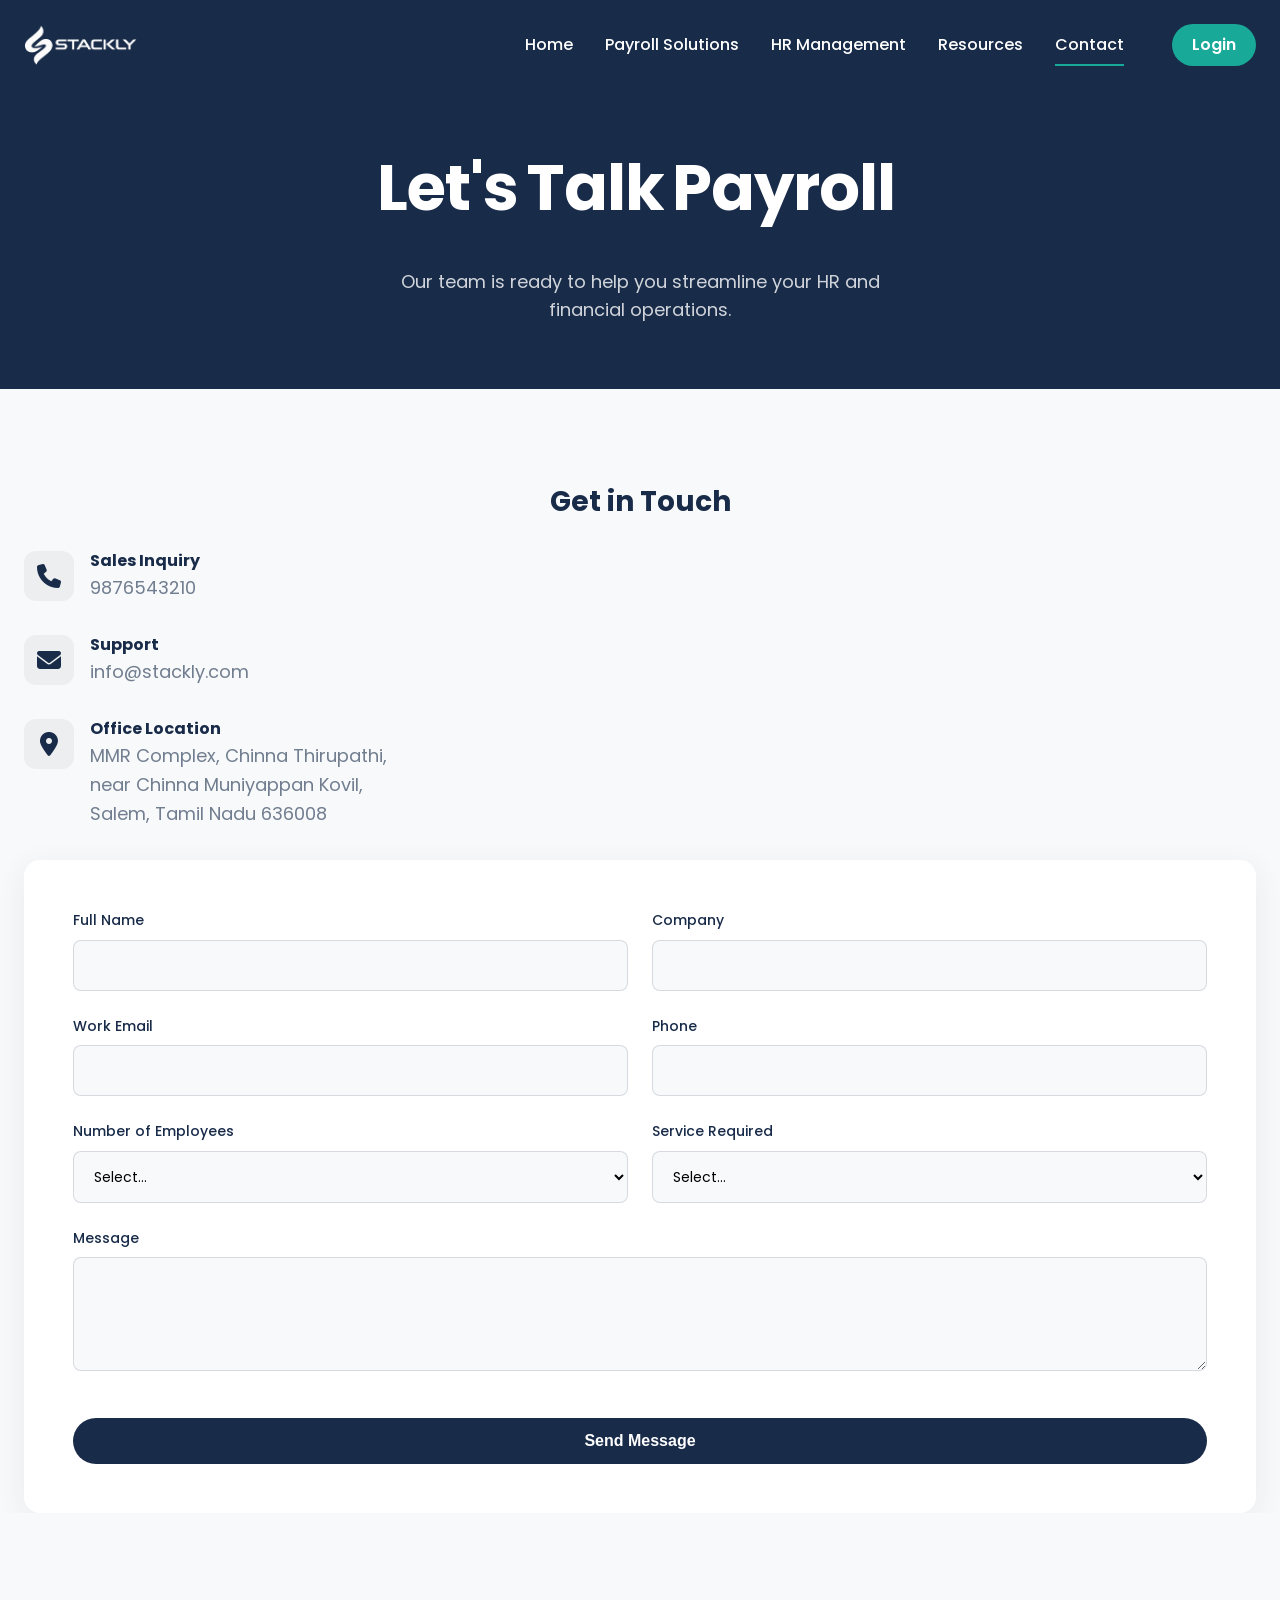
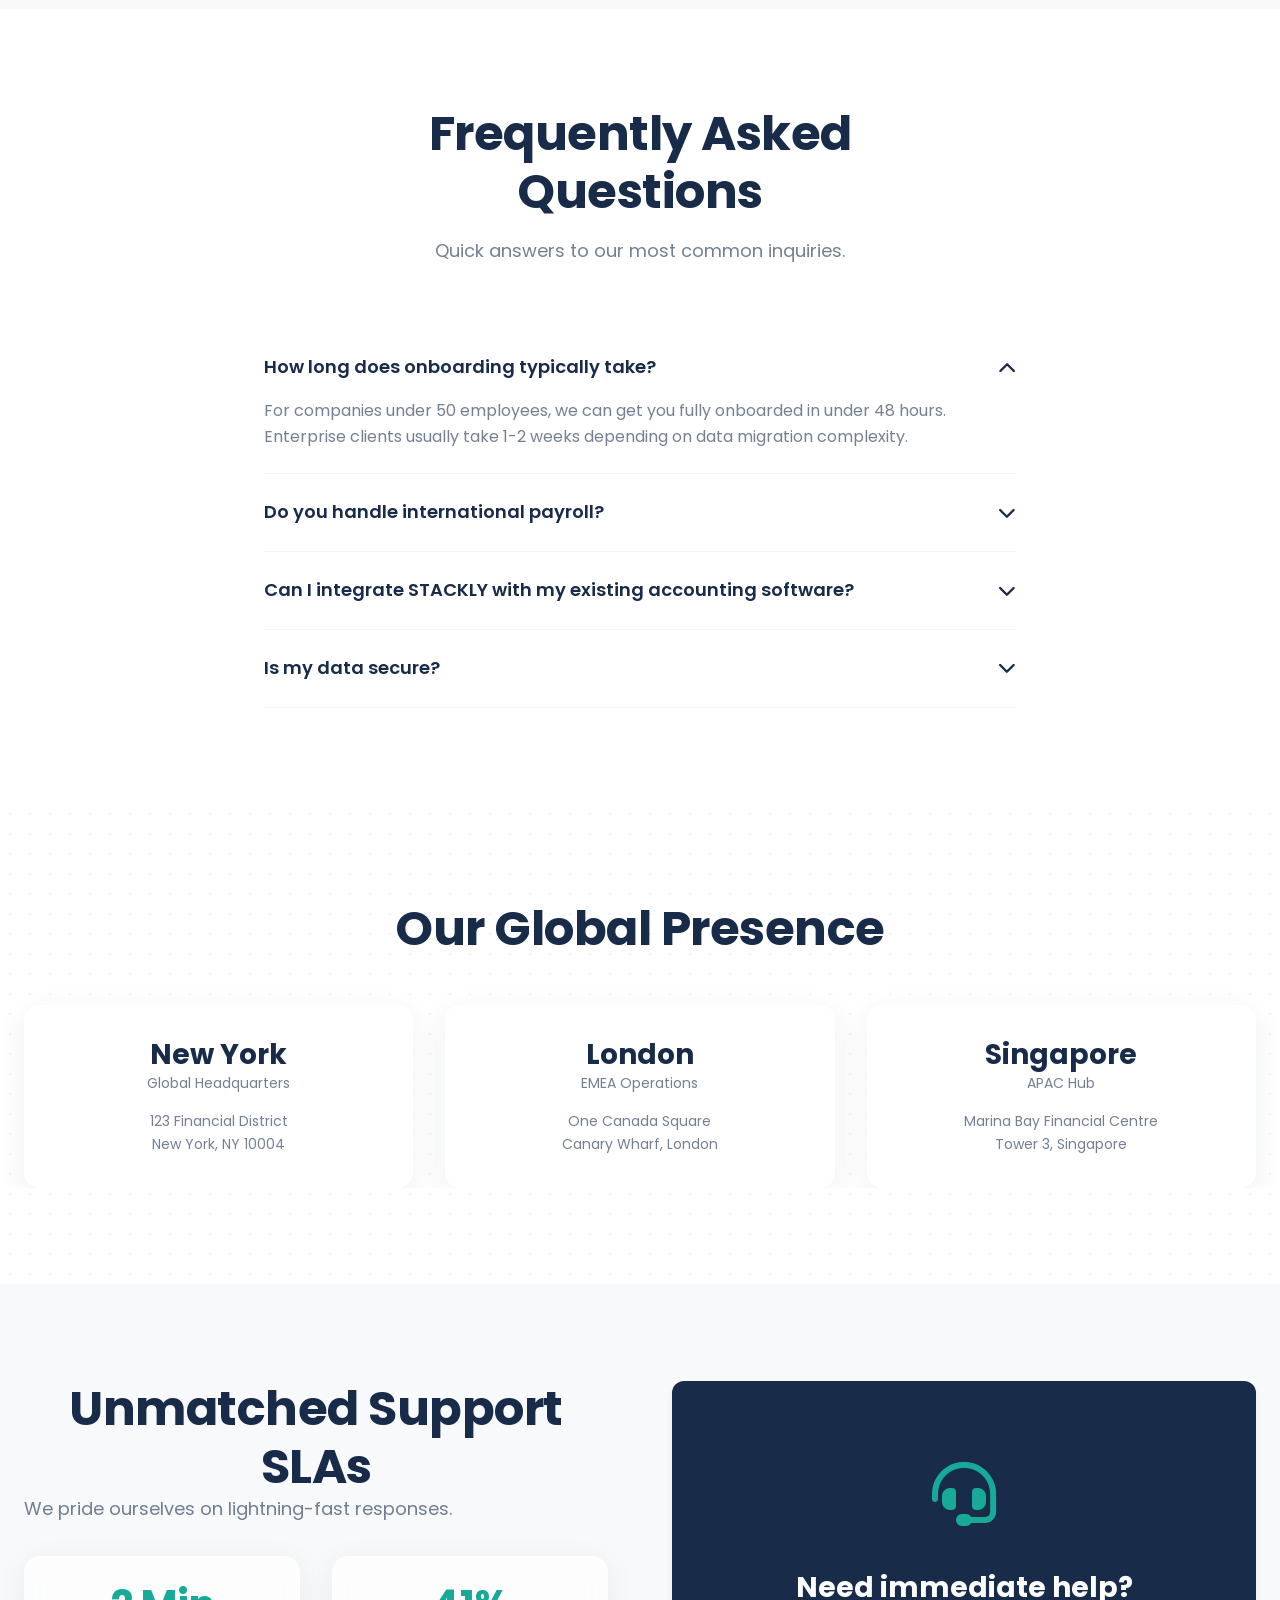
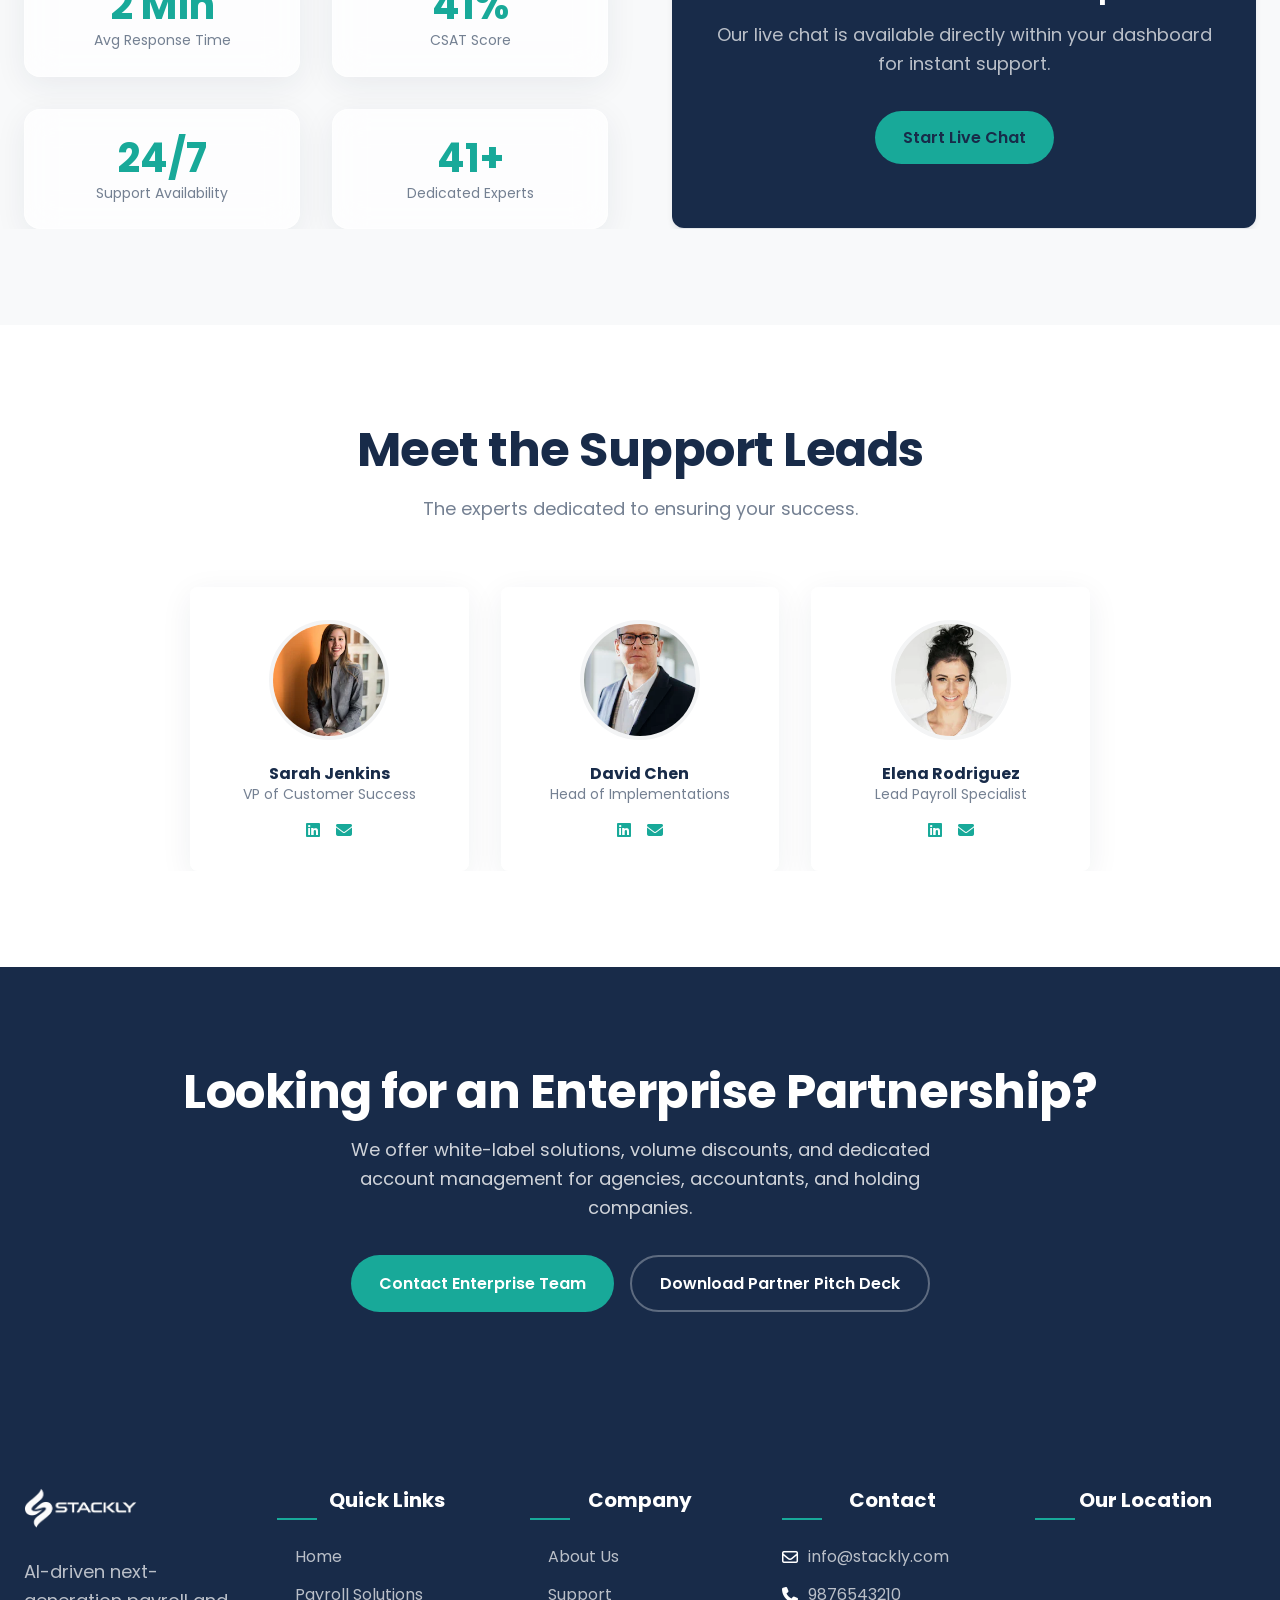
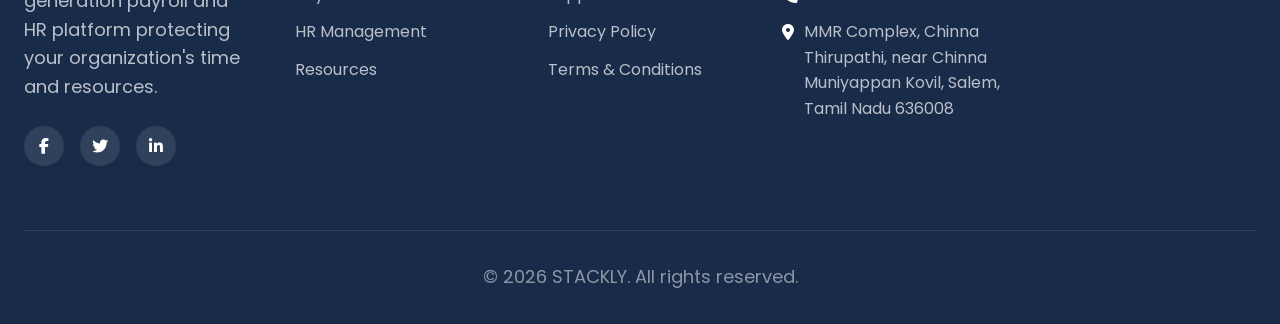
<file: contact.html>
<!DOCTYPE html>
<html lang="en">

<head>
    <meta charset="UTF-8">
    <meta name="viewport" content="width=device-width, initial-scale=1.0">
    <title>Contact Us - STACKLY</title>

    <link href="https://fonts.googleapis.com/css2?family=Poppins:wght@300;400;500;600;700;800&display=swap"
        rel="stylesheet">
    <link rel="stylesheet" href="https://cdnjs.cloudflare.com/ajax/libs/font-awesome/6.4.0/css/all.min.css">
    <link href="https://unpkg.com/aos@2.3.1/dist/aos.css" rel="stylesheet">


    <link rel="stylesheet" href="css/style.css">
    <link rel="stylesheet" href="css/pages.css">
    <link rel="stylesheet" href="css/enhancements.css">
    <link rel="stylesheet" href="css/responsive.css">

    <style>
        h1,
        h2,
        h3,
        h4,
        h5,
        h6 {
            text-align: center !important;
        }
    </style>
</head>

<body style="background-color: var(--bg-color);">

    <!-- Navbar -->
    <nav class="navbar" style="background: var(--primary);">
        <div class="container">
            <a href="index.html" class="nav-brand">
                <img src="assets/logo.webp" alt="STACKLY Logo" style="height: 40px; width: auto;">
            </a>

            <button class="mobile-toggle">
                <i class="fa-solid fa-bars"></i>
            </button>

            <div class="nav-links">
                <a href="index.html" class="nav-link">Home</a>
                <a href="payroll-solutions.html" class="nav-link">Payroll Solutions</a>
                <a href="hr-management.html" class="nav-link">HR Management</a>
                <a href="resources.html" class="nav-link">Resources</a>
                <a href="contact.html" class="nav-link active">Contact</a>

                <div style="display: flex; gap: 1rem; align-items: center; margin-left: 1rem;">
                    <a href="login.html" class="btn btn-accent" style="padding: 0.5rem 1.25rem;">Login</a>
                </div>
            </div>
        </div>
    </nav>

    <!-- Hero / Header -->
    <section class="section bg-primary text-neutral" style="padding-top: 150px; padding-bottom: 4rem;">
        <div class="container text-center">
            <h1 class="hero-title">Let's Talk Payroll</h1>
            <p class="hero-subtitle" style="margin: 0 auto;">Our team is ready to help you streamline your HR and
                financial operations.</p>
        </div>
    </section>

    <section class="section">
        <div class="container">
            <div class="split-section" class="custom-grid-1-15">

                <!-- Contact Info -->
                <div data-aos="fade-right">
                    <h3 style="margin-bottom: 2rem;">Get in Touch</h3>

                    <div style="margin-bottom: 2rem; display: flex; gap: 1rem; text-align: left;">
                        <div
                            style="width: 50px; height: 50px; border-radius: 12px; background: var(--primary-light); color: var(--primary); display: flex; align-items: center; justify-content: center; font-size: 1.5rem; flex-shrink: 0;">
                            <i class="fa-solid fa-phone"></i>
                        </div>
                        <div style="text-align: left;">
                            <h4 style="margin-bottom: 0.25rem; text-align: left !important;">Sales Inquiry</h4>
                            <p style="text-align: left; margin: 0;">9876543210</p>
                        </div>
                    </div>

                    <div style="margin-bottom: 2rem; display: flex; gap: 1rem; text-align: left;">
                        <div
                            style="width: 50px; height: 50px; border-radius: 12px; background: var(--primary-light); color: var(--primary); display: flex; align-items: center; justify-content: center; font-size: 1.5rem; flex-shrink: 0;">
                            <i class="fa-solid fa-envelope"></i>
                        </div>
                        <div style="text-align: left;">
                            <h4 style="margin-bottom: 0.25rem; text-align: left !important;">Support</h4>
                            <p style="text-align: left; margin: 0;">info@stackly.com</p>
                        </div>
                    </div>

                    <div style="margin-bottom: 2rem; display: flex; gap: 1rem; text-align: left;">
                        <div
                            style="width: 50px; height: 50px; border-radius: 12px; background: var(--primary-light); color: var(--primary); display: flex; align-items: center; justify-content: center; font-size: 1.5rem; flex-shrink: 0;">
                            <i class="fa-solid fa-location-dot"></i>
                        </div>
                        <div style="text-align: left;">
                            <h4 style="margin-bottom: 0.25rem; text-align: left !important;">Office Location</h4>
                            <p style="text-align: left; margin: 0;">MMR Complex, Chinna Thirupathi,<br>near Chinna Muniyappan Kovil,<br>Salem, Tamil Nadu 636008</p>
                        </div>
                    </div>
                </div>

                <!-- Form -->
                <div class="glass-card" style="padding: 3rem; background: var(--neutral);" data-aos="fade-left">
                    <form class="validate-form" novalidate>
                        <div class="form-row">
                            <div class="form-group">
                                <label for="fullName">Full Name</label>
                                <input type="text" id="fullName" class="form-control" required>
                                <div class="error-message">This field is required</div>
                            </div>
                            <div class="form-group">
                                <label for="company">Company</label>
                                <input type="text" id="company" class="form-control" required>
                                <div class="error-message">This field is required</div>
                            </div>
                        </div>

                        <div class="form-row">
                            <div class="form-group">
                                <label for="email">Work Email</label>
                                <input type="email" id="email" class="form-control" required>
                                <div class="error-message">Please enter a valid email</div>
                            </div>
                            <div class="form-group">
                                <label for="phone">Phone</label>
                                <input type="tel" id="phone" class="form-control" required>
                                <div class="error-message">Please enter a valid phone number</div>
                            </div>
                        </div>

                        <div class="form-row">
                            <div class="form-group">
                                <label for="employees">Number of Employees</label>
                                <select id="employees" class="form-control" required>
                                    <option value="">Select...</option>
                                    <option value="1-50">1 - 50</option>
                                    <option value="51-200">51 - 200</option>
                                    <option value="201-500">201 - 500</option>
                                    <option value="500+">500+</option>
                                </select>
                                <div class="error-message">Please select an option</div>
                            </div>
                            <div class="form-group">
                                <label for="service">Service Required</label>
                                <select id="service" class="form-control" required>
                                    <option value="">Select...</option>
                                    <option value="payroll">Payroll Management</option>
                                    <option value="hr">HR Management</option>
                                    <option value="both">Full Suite</option>
                                </select>
                                <div class="error-message">Please select a service</div>
                            </div>
                        </div>

                        <div class="form-group">
                            <label for="message">Message</label>
                            <textarea id="message" rows="4" class="form-control" required minlength="10"></textarea>
                            <div class="error-message">Message is required (min 10 chars)</div>
                        </div>

                        <button type="submit" class="btn btn-primary btn-block" style="margin-top: 1rem;">Send
                            Message</button>
                    </form>
                </div>
            </div>
        </div>
    </section>

    <!-- NEW SECTION: Frequently Asked Questions (FAQ) -->
    <section class="section bg-neutral">
        <div class="container" style="max-width: 800px;">
            <div class="section-header" data-aos="fade-up">
                <h2>Frequently Asked Questions</h2>
                <p>Quick answers to our most common inquiries.</p>
            </div>
            <div class="accordion-container" data-aos="fade-up" data-aos-delay="100">
                <div class="accordion-item active">
                    <div class="accordion-header">
                        How long does onboarding typically take? <i class="fa-solid fa-chevron-down transition"></i>
                    </div>
                    <div class="accordion-content">
                        For companies under 50 employees, we can get you fully onboarded in under 48 hours. Enterprise
                        clients usually take 1-2 weeks depending on data migration complexity.
                    </div>
                </div>
                <div class="accordion-item">
                    <div class="accordion-header">
                        Do you handle international payroll? <i class="fa-solid fa-chevron-down transition"></i>
                    </div>
                    <div class="accordion-content">
                        Yes, STACKLY currently supports localized payroll compliance and tax filing in over 45
                        countries, with more being added every quarter.
                    </div>
                </div>
                <div class="accordion-item">
                    <div class="accordion-header">
                        Can I integrate STACKLY with my existing accounting software? <i
                            class="fa-solid fa-chevron-down transition"></i>
                    </div>
                    <div class="accordion-content">
                        Absolutely. We have native, two-way sync integrations with QuickBooks, Xero, NetSuite, and Sage.
                        We also offer a robust Open API for custom integrations.
                    </div>
                </div>
                <div class="accordion-item">
                    <div class="accordion-header">
                        Is my data secure? <i class="fa-solid fa-chevron-down transition"></i>
                    </div>
                    <div class="accordion-content">
                        Security is our top priority. STACKLY is SOC 2 Type II compliant, uses bank-level 256-bit
                        encryption, and requires MFA for all administrative access.
                    </div>
                </div>
            </div>
        </div>
    </section>

    <!-- NEW SECTION: Global Offices (Interactive Map Area) -->
    <section class="section map-bg text-center" style="padding: 6rem 0;">
        <div class="container">
            <h2 style="margin-bottom: 3rem;" data-aos="fade-up">Our Global Presence</h2>
            <div class="grid" style="grid-template-columns: repeat(auto-fit, minmax(250px, 1fr)); gap: 2rem;">
                <div class="glass-card hover-glow float-soft" style="padding: 2rem;" data-aos="fade-up">
                    <h3 style="color: var(--primary);">New York</h3>
                    <p style="color: var(--text-muted); font-size: 0.875rem; margin-bottom: 1rem;">Global Headquarters
                    </p>
                    <p style="font-size: 0.875rem;">123 Financial District<br>New York, NY 10004</p>
                </div>
                <div class="glass-card hover-glow float-soft" style="padding: 2rem; animation-delay: 1s;"
                    data-aos="fade-up" data-aos-delay="100">
                    <h3 style="color: var(--primary);">London</h3>
                    <p style="color: var(--text-muted); font-size: 0.875rem; margin-bottom: 1rem;">EMEA Operations</p>
                    <p style="font-size: 0.875rem;">One Canada Square<br>Canary Wharf, London</p>
                </div>
                <div class="glass-card hover-glow float-soft" style="padding: 2rem; animation-delay: 2s;"
                    data-aos="fade-up" data-aos-delay="200">
                    <h3 style="color: var(--primary);">Singapore</h3>
                    <p style="color: var(--text-muted); font-size: 0.875rem; margin-bottom: 1rem;">APAC Hub</p>
                    <p style="font-size: 0.875rem;">Marina Bay Financial Centre<br>Tower 3, Singapore</p>
                </div>
            </div>
        </div>
    </section>

    <!-- Support SLAs & Live Chat -->
    <section class="section bg-color">
        <div class="container">
            <div class="grid" style="grid-template-columns: 1fr 1fr; gap: 4rem; align-items: center;">
                <div data-aos="fade-right">
                    <h2>Unmatched Support SLAs</h2>
                    <p style="margin-bottom: 2rem;">We pride ourselves on lightning-fast responses.</p>

                    <div class="grid" style="grid-template-columns: 1fr 1fr; gap: 2rem;">
                        <div class="glass-card hover-glow" style="padding: 1.5rem; text-align: center;">
                            <h3 style="font-size: 2.5rem; color: var(--accent);"><span class="counter"
                                    data-target="2">0</span> Min</h3>
                            <p style="color: var(--text-muted); font-size: 0.875rem;">Avg Response Time</p>
                        </div>
                        <div class="glass-card hover-glow" style="padding: 1.5rem; text-align: center;">
                            <h3 style="font-size: 2.5rem; color: var(--accent);"><span class="counter"
                                    data-target="99">0</span>%</h3>
                            <p style="color: var(--text-muted); font-size: 0.875rem;">CSAT Score</p>
                        </div>
                        <div class="glass-card hover-glow" style="padding: 1.5rem; text-align: center;">
                            <h3 style="font-size: 2.5rem; color: var(--accent);">24/7</h3>
                            <p style="color: var(--text-muted); font-size: 0.875rem;">Support Availability</p>
                        </div>
                        <div class="glass-card hover-glow" style="padding: 1.5rem; text-align: center;">
                            <h3 style="font-size: 2.5rem; color: var(--accent);"><span class="counter"
                                    data-target="50">0</span>+</h3>
                            <p style="color: var(--text-muted); font-size: 0.875rem;">Dedicated Experts</p>
                        </div>
                    </div>
                </div>
                <div class="card hover-glow"
                    style="text-align: center; padding: 4rem 2rem; background: var(--primary); color: white;"
                    data-aos="fade-left">
                    <div style="font-size: 4rem; color: var(--accent); margin-bottom: 1.5rem;">
                        <i class="fa-solid fa-headset"></i>
                    </div>
                    <h3 style="color: white; margin-bottom: 1rem;">Need immediate help?</h3>
                    <p style="color: rgba(255,255,255,0.7); margin-bottom: 2rem;">Our live chat is available directly
                        within your dashboard for instant support.</p>
                    <a href="404.html" class="btn btn-primary" style="background: var(--accent); color: var(--primary);">Start Live Chat</a>
                </div>
            </div>
        </div>
    </section>

    <!-- NEW SECTION: Meet the Support Leads -->
    <section class="section bg-neutral">
        <div class="container">
            <div class="section-header" data-aos="fade-up">
                <h2>Meet the Support Leads</h2>
                <p>The experts dedicated to ensuring your success.</p>
            </div>
            <div class="grid"
                style="grid-template-columns: repeat(3, 1fr); gap: 2rem; max-width: 900px; margin: 0 auto;">
                <div class="glass-card text-center hover-zoom" style="padding: 2rem;" data-aos="fade-up">
                    <img src="assets/photo-1573496359142.webp" alt="Sarah"
                        style="width: 120px; height: 120px; border-radius: 50%; object-fit: cover; margin-bottom: 1rem; border: 4px solid var(--primary-light);">
                    <h4>Sarah Jenkins</h4>
                    <p style="font-size: 0.875rem; color: var(--text-muted); margin-bottom: 1rem;">VP of Customer
                        Success</p>
                    <div style="display: flex; justify-content: center; gap: 1rem; color: var(--accent);">
                        <i class="fa-brands fa-linkedin"></i>
                        <i class="fa-solid fa-envelope"></i>
                    </div>
                </div>
                <div class="glass-card text-center hover-zoom" style="padding: 2rem;" data-aos="fade-up"
                    data-aos-delay="100">
                    <img src="assets/photo-1560250097.webp" alt="David"
                        style="width: 120px; height: 120px; border-radius: 50%; object-fit: cover; margin-bottom: 1rem; border: 4px solid var(--primary-light);">
                    <h4>David Chen</h4>
                    <p style="font-size: 0.875rem; color: var(--text-muted); margin-bottom: 1rem;">Head of
                        Implementations</p>
                    <div style="display: flex; justify-content: center; gap: 1rem; color: var(--accent);">
                        <i class="fa-brands fa-linkedin"></i>
                        <i class="fa-solid fa-envelope"></i>
                    </div>
                </div>
                <div class="glass-card text-center hover-zoom" style="padding: 2rem;" data-aos="fade-up"
                    data-aos-delay="200">
                    <img src="assets/photo-1580489944761.webp" alt="Elena"
                        style="width: 120px; height: 120px; border-radius: 50%; object-fit: cover; margin-bottom: 1rem; border: 4px solid var(--primary-light);">
                    <h4>Elena Rodriguez</h4>
                    <p style="font-size: 0.875rem; color: var(--text-muted); margin-bottom: 1rem;">Lead Payroll
                        Specialist</p>
                    <div style="display: flex; justify-content: center; gap: 1rem; color: var(--accent);">
                        <i class="fa-brands fa-linkedin"></i>
                        <i class="fa-solid fa-envelope"></i>
                    </div>
                </div>
            </div>
        </div>
    </section>

    <!-- NEW SECTION: Enterprise Partnerships -->
    <section class="section bg-primary text-neutral text-center">
        <div class="container" data-aos="zoom-in">
            <h2 style="color: white; margin-bottom: 1rem;">Looking for an Enterprise Partnership?</h2>
            <p style="color: rgba(255,255,255,0.8); max-width: 600px; margin: 0 auto 2rem;">We offer white-label
                solutions, volume discounts, and dedicated account management for agencies, accountants, and holding
                companies.</p>
            <div style="display: flex; justify-content: center; gap: 1rem;">
                <a href="404.html" class="btn btn-accent icon-pulse">Contact Enterprise Team</a>
                <a href="404.html" class="btn btn-outline"
                    style="border-color: rgba(255,255,255,0.3); color: white;">Download Partner Pitch Deck</a>
            </div>
        </div>
    </section>

    <!-- Footer -->
    <footer class="footer">
        <div class="container">
            <div class="footer-grid">
                <div>
                    <a href="index.html" class="footer-brand">
                        <img src="assets/logo.webp" alt="STACKLY Logo" style="height: 40px; width: auto;">
                    </a>
                    <p class="footer-desc">AI-driven next-generation payroll and HR platform protecting your
                        organization's time and resources.</p>
                    <div class="footer-socials">
                        <a href="404.html"><i class="fa-brands fa-facebook-f"></i></a>
                        <a href="404.html"><i class="fa-brands fa-twitter"></i></a>
                        <a href="404.html"><i class="fa-brands fa-linkedin-in"></i></a>
                    </div>
                </div>
                <div>
                    <h4>Quick Links</h4>
                    <ul class="footer-links">
                        <li><a href="index.html">Home</a></li>
                        <li><a href="payroll-solutions.html">Payroll Solutions</a></li>
                        <li><a href="hr-management.html">HR Management</a></li>
                        <li><a href="resources.html">Resources</a></li>
                    </ul>
                </div>
                <div>
                    <h4>Company</h4>
                    <ul class="footer-links">
                        <li><a href="404.html">About Us</a></li>
                        <li><a href="contact.html">Support</a></li>
                        <li><a href="404.html">Privacy Policy</a></li>
                        <li><a href="404.html">Terms & Conditions</a></li>
                    </ul>
                </div>
                <div>
                    <h4>Contact</h4>
                    <ul class="footer-contact">
                        <li><i class="fa-regular fa-envelope"></i> info@stackly.com</li>
                        <li><i class="fa-solid fa-phone"></i> 9876543210</li>
                        <li><i class="fa-solid fa-location-dot"></i> MMR Complex, Chinna Thirupathi, near Chinna
                            Muniyappan Kovil, Salem, Tamil Nadu 636008</li>
                    </ul>
                </div>
                <div>
                    <h4>Our Location</h4>
                    <div class="footer-map">
                        <iframe src="https://maps.google.com/maps?q=11.6829566,78.1739798&hl=en&z=17&output=embed"
                            width="100%" height="150" style="border:0; border-radius: 8px; opacity: 0.8;"
                            allowfullscreen="" loading="lazy" referrerpolicy="no-referrer-when-downgrade"></iframe>
                    </div>
                </div>
            </div>
            <div class="footer-bottom">
                <p>&copy; 2026 STACKLY. All rights reserved.</p>
            </div>
        </div>
    </footer>

    <script src="https://cdnjs.cloudflare.com/ajax/libs/gsap/3.12.2/gsap.min.js"></script>
    <script src="https://unpkg.com/aos@2.3.1/dist/aos.js"></script>
    <script src="js/main-v2.js?v=10"></script>
</body>

</html>
</file>
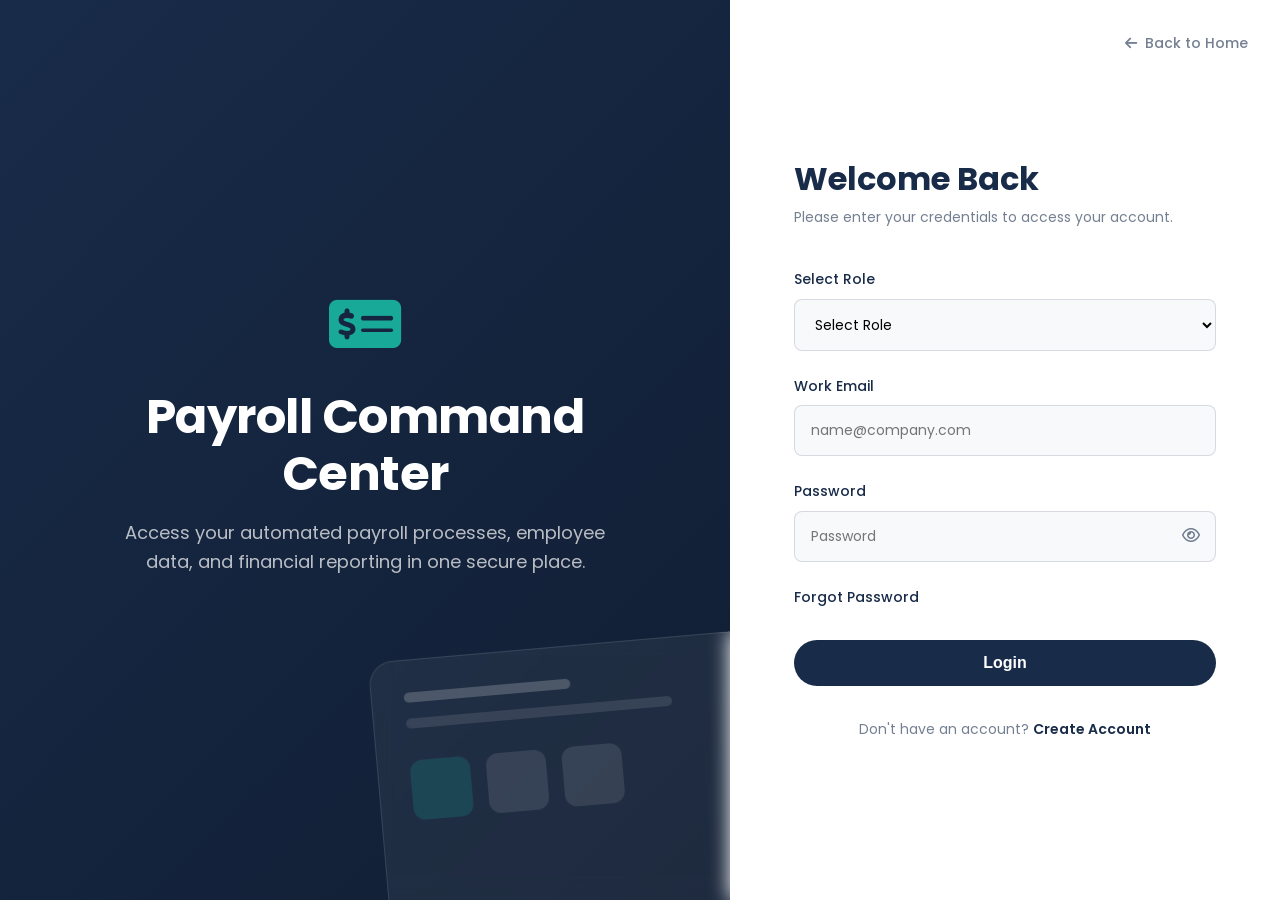
<file: login.html>
<!DOCTYPE html>
<html lang="en">

<head>
    <meta charset="UTF-8">
    <meta name="viewport" content="width=device-width, initial-scale=1.0">
    <title>Login - STACKLY</title>

    <link href="https://fonts.googleapis.com/css2?family=Poppins:wght@300;400;500;600;700;800&display=swap"
        rel="stylesheet">
    <link rel="stylesheet" href="https://cdnjs.cloudflare.com/ajax/libs/font-awesome/6.4.0/css/all.min.css">


    <link rel="stylesheet" href="css/style.css">
    <link rel="stylesheet" href="css/auth.css">
    <link rel="stylesheet" href="css/responsive.css">
</head>

<body>

    <div class="auth-layout">
        <!-- Visual Side -->
        <div class="auth-visual">
            <div class="auth-visual-content">
                <i class="fa-solid fa-money-check-dollar"
                    style="font-size: 4rem; color: var(--accent); margin-bottom: 2rem;"></i>
                <h2>Payroll Command Center</h2>
                <p>Access your automated payroll processes, employee data, and financial reporting in one secure place.
                </p>
            </div>

            <!-- Dashboard preview illustration element -->
            <div class="float-card"
                style="position: absolute; bottom: -50px; right: -50px; width: 400px; height: 300px; background: rgba(255,255,255,0.05); backdrop-filter: blur(10px); border-radius: 24px; border: 1px solid rgba(255,255,255,0.1); transform: rotate(-5deg); z-index: 1;">
                <div style="padding: 2rem;">
                    <div
                        style="width: 50%; height: 10px; background: rgba(255,255,255,0.2); border-radius: 5px; margin-bottom: 1rem;">
                    </div>
                    <div
                        style="width: 80%; height: 10px; background: rgba(255,255,255,0.1); border-radius: 5px; margin-bottom: 2rem;">
                    </div>
                    <div style="display: flex; gap: 1rem; margin-bottom: 2rem;">
                        <div
                            style="width: 60px; height: 60px; border-radius: 12px; background: rgba(24, 169, 153, 0.2);">
                        </div>
                        <div style="width: 60px; height: 60px; border-radius: 12px; background: rgba(255,255,255,0.1);">
                        </div>
                        <div style="width: 60px; height: 60px; border-radius: 12px; background: rgba(255,255,255,0.1);">
                        </div>
                    </div>
                </div>
            </div>
        </div>

        <!-- Form Side -->
        <div class="auth-form-container">
            <a href="index.html" class="back-home"><i class="fa-solid fa-arrow-left"></i> Back to Home</a>

            <div class="auth-form-header">
                <h3>Welcome Back</h3>
                <p>Please enter your credentials to access your account.</p>
            </div>

            <form class="validate-form" novalidate>
                <div class="form-group">
                    <label for="role">Select Role</label>
                    <select id="role" class="form-control" required aria-required="true">
                        <option value="#">Select Role</option>
                        <option value="user">client</option>
                        <option value="admin">Admin</option>
                    </select>
                    <div class="error-message">Please select a role</div>
                </div>

                <div class="form-group">
                    <label for="email">Work Email</label>
                    <input type="email" id="email" class="form-control" required placeholder="name@company.com">
                    <div class="error-message">Please enter a valid email</div>
                </div>

                <div class="form-group">
                    <label for="password">Password</label>
                    <div style="position: relative;">
                        <input type="password" id="password" class="form-control" required placeholder="Password"
                            style="padding-right: 2.5rem;">
                        <span id="toggle-password"
                            style="position: absolute; right: 1rem; top: 50%; transform: translateY(-50%); cursor: pointer; color: var(--primary); opacity: 0.6; transition: 0.3s;">
                            <i class="fa-regular fa-eye"></i>
                        </span>
                    </div>
                    <div class="error-message">Password must be at least 8 characters</div>
                </div>

                <div class="form-options">
                    <a href="404.html" class="forgot-link">Forgot Password</a>
                </div>

                <button type="submit" class="btn btn-primary btn-block">Login</button>
            </form>

            <div class="auth-footer">
                Don't have an account? <a href="signup.html">Create Account</a>
            </div>
        </div>
    </div>

    <script src="https://cdnjs.cloudflare.com/ajax/libs/gsap/3.12.2/gsap.min.js"></script>
    <script src="js/main-v2.js?v=10"></script>
</body>

</html>
</file>
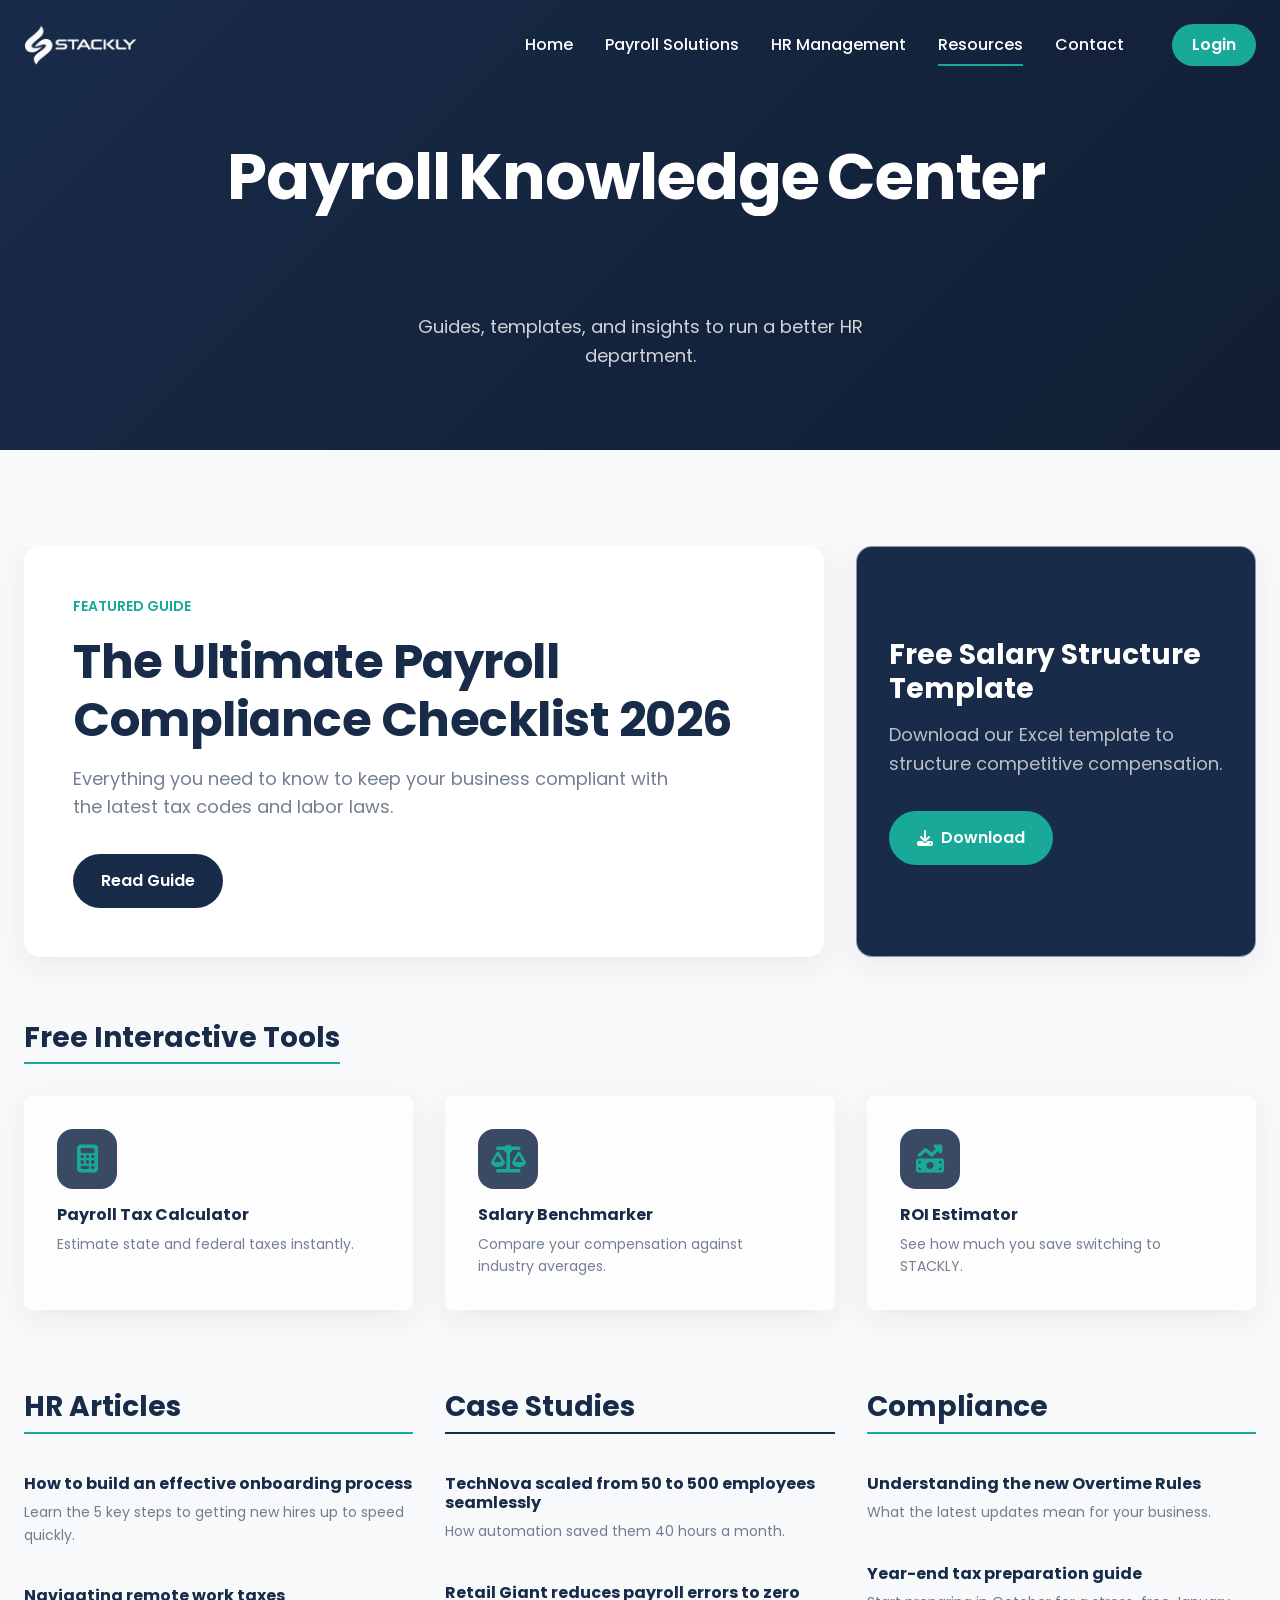
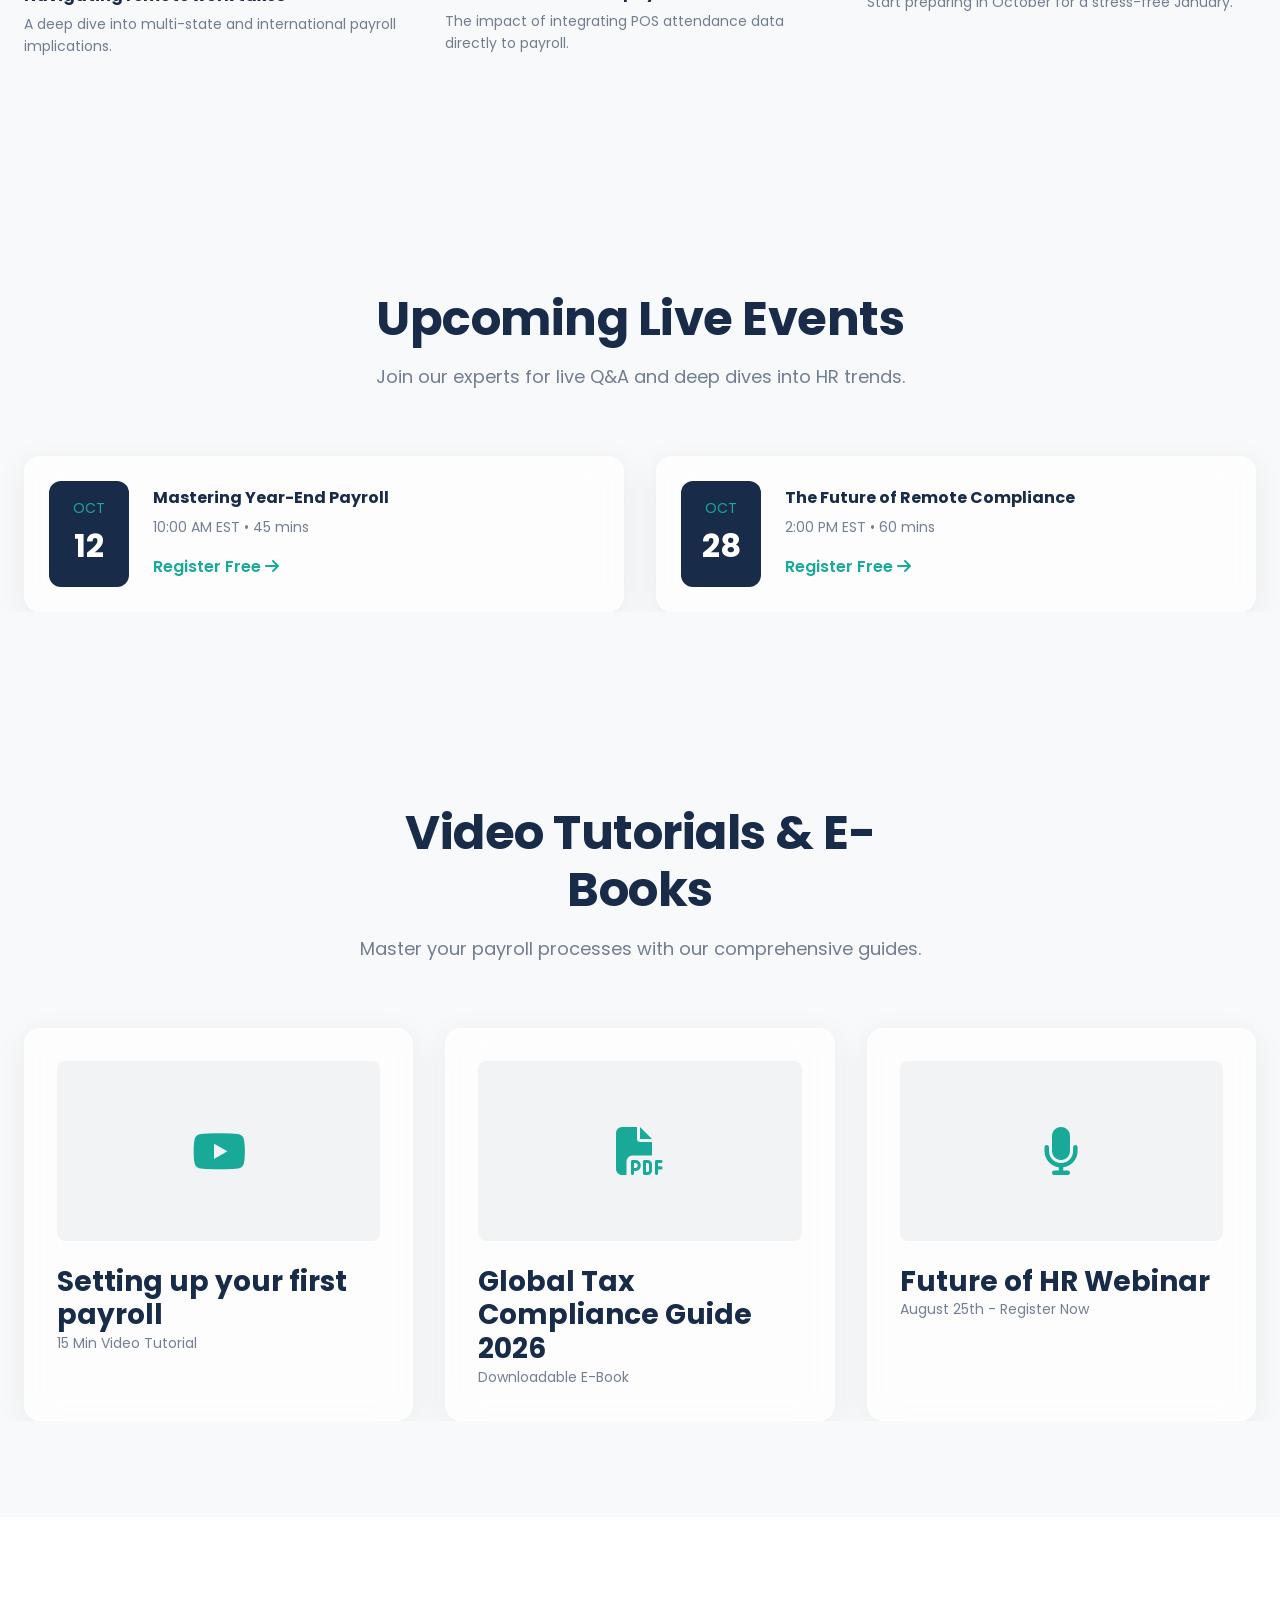
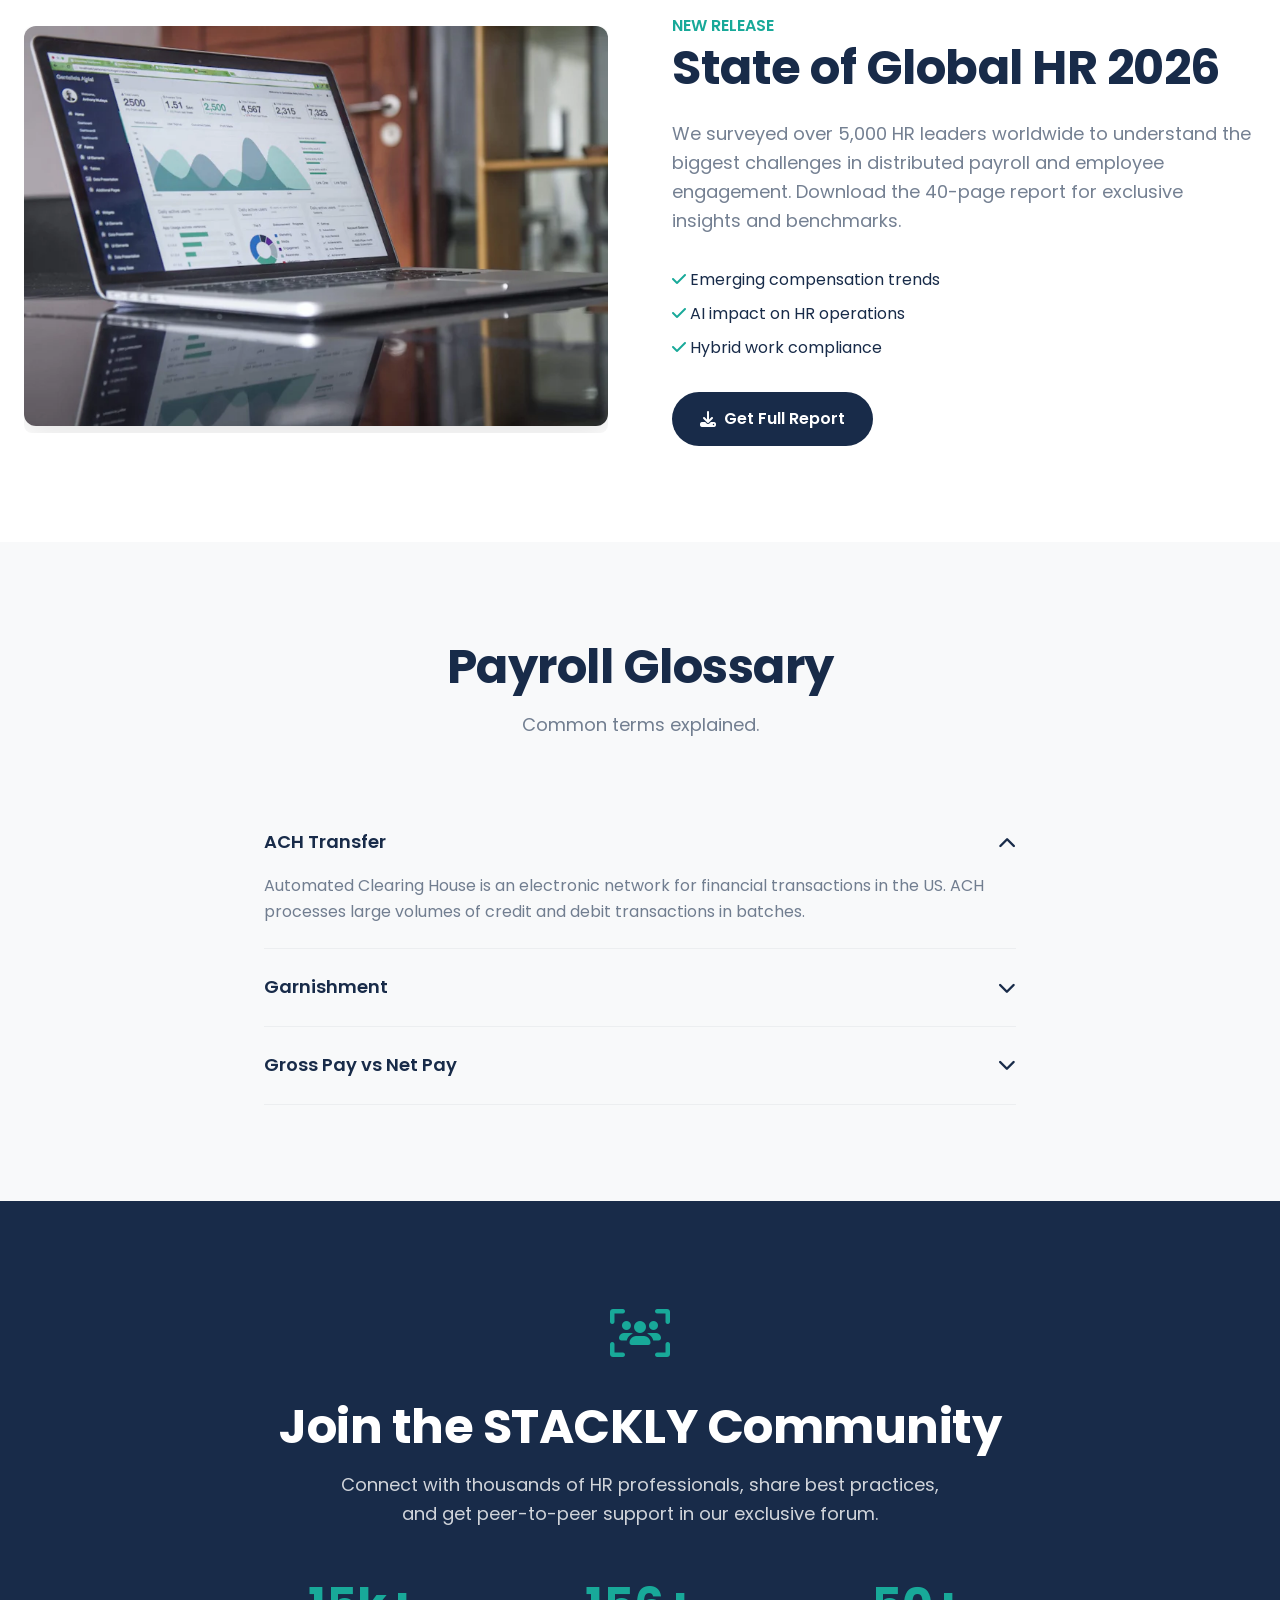
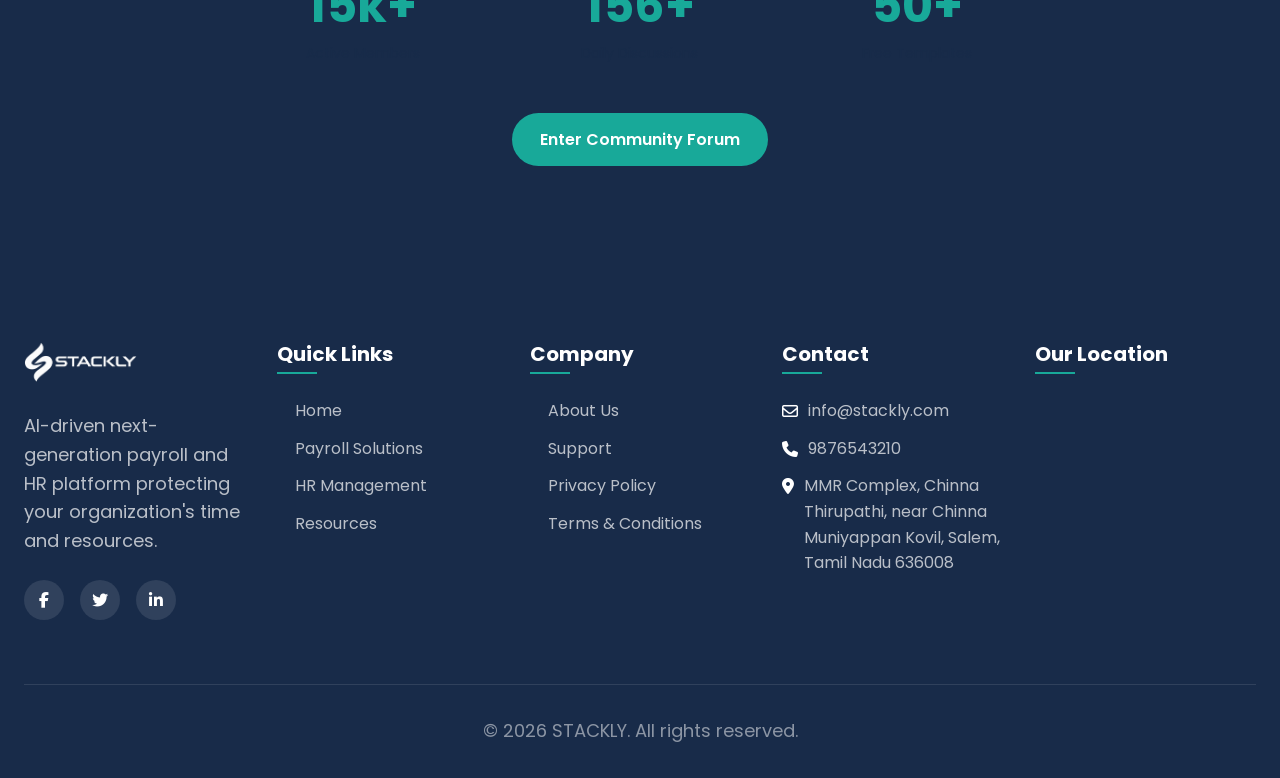
<file: resources.html>
<!DOCTYPE html>
<html lang="en">

<head>
    <meta charset="UTF-8">
    <meta name="viewport" content="width=device-width, initial-scale=1.0">
    <title>Resources - STACKLY</title>

    <link href="https://fonts.googleapis.com/css2?family=Poppins:wght@300;400;500;600;700;800&display=swap"
        rel="stylesheet">
    <link rel="stylesheet" href="https://cdnjs.cloudflare.com/ajax/libs/font-awesome/6.4.0/css/all.min.css">
    <link href="https://unpkg.com/aos@2.3.1/dist/aos.css" rel="stylesheet">


    <link rel="stylesheet" href="css/style.css">
    <link rel="stylesheet" href="css/pages.css">
    <link rel="stylesheet" href="css/enhancements.css">
    <link rel="stylesheet" href="css/responsive.css">
</head>

<body style="background-color: var(--bg-color);">

    <!-- Navbar -->
    <nav class="navbar">
        <div class="container">
            <a href="index.html" class="nav-brand">
                <img src="assets/logo.webp" alt="STACKLY Logo" style="height: 40px; width: auto;">
            </a>

            <button class="mobile-toggle">
                <i class="fa-solid fa-bars"></i>
            </button>

            <div class="nav-links">
                <a href="index.html" class="nav-link">Home</a>
                <a href="payroll-solutions.html" class="nav-link">Payroll Solutions</a>
                <a href="hr-management.html" class="nav-link">HR Management</a>
                <a href="resources.html" class="nav-link active">Resources</a>
                <a href="contact.html" class="nav-link">Contact</a>

                <div style="display: flex; gap: 1rem; align-items: center; margin-left: 1rem;">
                    <a href="login.html" class="btn btn-accent" style="padding: 0.5rem 1.25rem;">Login</a>
                </div>
            </div>
        </div>
    </nav>

    <!-- Hero -->
    <section class="hero" style="min-height: 50vh;">
        <div class="container"
            style="display: flex; flex-direction: column; text-align: center; justify-content: center; align-items: center;">
            <h1 class="hero-title" style="margin-bottom: 1rem;">Payroll Knowledge Center</h1>
            <p class="hero-subtitle">Guides, templates, and insights to run a better HR department.</p>
        </div>
    </section>

    <!-- Resources Editorial Layout -->
    <section class="section">
        <div class="container">

            <!-- Featured -->
            <div class="custom-grid-2-1" data-aos="fade-up">
                <div class="glass-card"
                    style="padding: clamp(1.5rem, 5vw, 3rem); background: var(--neutral); display: flex; flex-direction: column; justify-content: center;">
                    <span
                        style="color: var(--accent); font-weight: 600; font-size: 0.875rem; text-transform: uppercase; margin-bottom: 1rem;">Featured
                        Guide</span>
                    <h2 style="margin-bottom: 1rem;">The Ultimate Payroll Compliance Checklist 2026
                    </h2>
                    <p style="margin-bottom: 2rem; max-width: 600px;">Everything you need to know to keep your business
                        compliant with the latest tax codes and labor laws.</p>
                    <div><a href="404.html" class="btn btn-primary">Read Guide</a></div>
                </div>
                <div class="glass-card"
                    style="padding: clamp(1.5rem, 5vw, 2rem); background: var(--primary); color: white; display: flex; flex-direction: column; justify-content: center;">
                    <h3 style="color: white; margin-bottom: 1rem;">Free Salary Structure Template</h3>
                    <p style="color: rgba(255,255,255,0.7); margin-bottom: 2rem;">Download our Excel template to
                        structure competitive compensation.</p>
                    <div><a href="404.html" class="btn btn-accent"><i class="fa-solid fa-download"></i> Download</a>
                    </div>
                </div>
            </div>

            <!-- NEW SECTION: Interactive Tools & Calculators -->
            <div style="margin-bottom: 5rem;">
                <h3
                    style="border-bottom: 2px solid var(--accent); padding-bottom: 0.5rem; margin-bottom: 2rem; display: inline-block;">
                    Free Interactive Tools</h3>
                <div class="custom-grid-auto-fit">
                    <a href="404.html" class="glass-card hover-zoom"
                        style="padding: 2rem; display: block; color: inherit; text-decoration: none;"
                        data-aos="fade-up">
                        <div class="icon-box" style="margin-bottom: 1rem;"><i class="fa-solid fa-calculator"></i></div>
                        <h4 style="margin-bottom: 0.5rem;">Payroll Tax Calculator</h4>
                        <p style="font-size: 0.875rem; color: var(--text-muted);">Estimate state and federal taxes
                            instantly.</p>
                    </a>
                    <a href="404.html" class="glass-card hover-zoom"
                        style="padding: 2rem; display: block; color: inherit; text-decoration: none;" data-aos="fade-up"
                        data-aos-delay="100">
                        <div class="icon-box" style="margin-bottom: 1rem;"><i class="fa-solid fa-scale-balanced"></i>
                        </div>
                        <h4 style="margin-bottom: 0.5rem;">Salary Benchmarker</h4>
                        <p style="font-size: 0.875rem; color: var(--text-muted);">Compare your compensation against
                            industry averages.</p>
                    </a>
                    <a href="404.html" class="glass-card hover-zoom"
                        style="padding: 2rem; display: block; color: inherit; text-decoration: none;" data-aos="fade-up"
                        data-aos-delay="200">
                        <div class="icon-box" style="margin-bottom: 1rem;"><i
                                class="fa-solid fa-money-bill-trend-up"></i></div>
                        <h4 style="margin-bottom: 0.5rem;">ROI Estimator</h4>
                        <p style="font-size: 0.875rem; color: var(--text-muted);">See how much you save switching to
                            STACKLY.</p>
                    </a>
                </div>
            </div>

            <!-- Categories -->
            <div class="custom-grid-auto-fit">
                <!-- Category 1 -->
                <div>
                    <h3 style="border-bottom: 2px solid var(--accent); padding-bottom: 0.5rem; margin-bottom: 2.5rem;">
                        HR Articles</h3>
                    <div style="margin-bottom: 2.5rem;">
                        <h4 style="margin-bottom: 0.5rem;"><a href="404.html">How to build an effective onboarding
                                process</a>
                        </h4>
                        <p style="font-size: 0.875rem;">Learn the 5 key steps to getting new hires up to speed quickly.
                        </p>
                    </div>
                    <div style="margin-bottom: 2.5rem;">
                        <h4 style="margin-bottom: 0.5rem;"><a href="404.html">Navigating remote work taxes</a></h4>
                        <p style="font-size: 0.875rem;">A deep dive into multi-state and international payroll
                            implications.</p>
                    </div>
                </div>
                <!-- Category 2 -->
                <div>
                    <h3 style="border-bottom: 2px solid var(--primary); padding-bottom: 0.5rem; margin-bottom: 2.5rem;">
                        Case Studies</h3>
                    <div style="margin-bottom: 2.5rem;">
                        <h4 style="margin-bottom: 0.5rem;"><a href="404.html">TechNova scaled from 50 to 500 employees
                                seamlessly</a></h4>
                        <p style="font-size: 0.875rem;">How automation saved them 40 hours a month.</p>
                    </div>
                    <div style="margin-bottom: 2.5rem;">
                        <h4 style="margin-bottom: 0.5rem;"><a href="404.html">Retail Giant reduces payroll errors to
                                zero</a>
                        </h4>
                        <p style="font-size: 0.875rem;">The impact of integrating POS attendance data directly to
                            payroll.</p>
                    </div>
                </div>
                <!-- Category 3 -->
                <div>
                    <h3 style="border-bottom: 2px solid var(--accent); padding-bottom: 0.5rem; margin-bottom: 2.5rem;">
                        Compliance</h3>
                    <div style="margin-bottom: 2.5rem;">
                        <h4 style="margin-bottom: 0.5rem;"><a href="404.html">Understanding the new Overtime Rules</a>
                        </h4>
                        <p style="font-size: 0.875rem;">What the latest updates mean for your business.</p>
                    </div>
                    <div style="margin-bottom: 2.5rem;">
                        <h4 style="margin-bottom: 0.5rem;"><a href="404.html">Year-end tax preparation guide</a></h4>
                        <p style="font-size: 0.875rem;">Start preparing in October for a stress-free January.</p>
                    </div>
                </div>
            </div>

        </div>
    </section>

    <!-- NEW SECTION: Upcoming Live Webinars -->
    <section class="section bg-color">
        <div class="container">
            <div class="section-header" data-aos="fade-up">
                <h2>Upcoming Live Events</h2>
                <p>Join our experts for live Q&A and deep dives into HR trends.</p>
            </div>
            <div class="custom-grid-auto-fit">
                <div class="glass-card float-soft"
                    style="display: flex; gap: 1.5rem; padding: 1.5rem; align-items: center;" data-aos="fade-up">
                    <div
                        style="background: var(--primary); color: white; padding: 1rem; border-radius: 12px; text-align: center; min-width: 80px;">
                        <span
                            style="display: block; font-size: 0.875rem; text-transform: uppercase; color: var(--accent);">Oct</span>
                        <span style="display: block; font-size: 2rem; font-weight: 700;">12</span>
                    </div>
                    <div>
                        <h4 style="margin-bottom: 0.5rem;">Mastering Year-End Payroll</h4>
                        <p style="font-size: 0.875rem; color: var(--text-muted); margin-bottom: 1rem;">10:00 AM EST • 45
                            mins</p>
                        <a href="404.html" style="color: var(--accent); font-weight: 600;">Register Free <i
                                class="fa-solid fa-arrow-right"></i></a>
                    </div>
                </div>
                <div class="glass-card float-soft"
                    style="display: flex; gap: 1.5rem; padding: 1.5rem; align-items: center; animation-delay: 1s;"
                    data-aos="fade-up" data-aos-delay="100">
                    <div
                        style="background: var(--primary); color: white; padding: 1rem; border-radius: 12px; text-align: center; min-width: 80px;">
                        <span
                            style="display: block; font-size: 0.875rem; text-transform: uppercase; color: var(--accent);">Oct</span>
                        <span style="display: block; font-size: 2rem; font-weight: 700;">28</span>
                    </div>
                    <div>
                        <h4 style="margin-bottom: 0.5rem;">The Future of Remote Compliance</h4>
                        <p style="font-size: 0.875rem; color: var(--text-muted); margin-bottom: 1rem;">2:00 PM EST • 60
                            mins</p>
                        <a href="404.html" style="color: var(--accent); font-weight: 600;">Register Free <i
                                class="fa-solid fa-arrow-right"></i></a>
                    </div>
                </div>
            </div>
        </div>
    </section>

    <!-- Video Tutorials Hub & E-Books -->
    <section class="section">
        <div class="container">
            <div class="section-header" data-aos="fade-up">
                <h2>Video Tutorials & E-Books</h2>
                <p>Master your payroll processes with our comprehensive guides.</p>
            </div>

            <div class="custom-grid-auto-fit">
                <div class="glass-card hover-glow" style="padding: 2rem; position: relative;" data-aos="fade-up"
                    data-aos-delay="0">
                    <div
                        style="background: var(--primary-light); height: 180px; border-radius: 8px; display: flex; align-items: center; justify-content: center; margin-bottom: 1.5rem; color: var(--accent); font-size: 3rem;">
                        <i class="fa-brands fa-youtube"></i>
                    </div>
                    <h3>Setting up your first payroll</h3>
                    <p style="color: var(--text-muted); font-size: 0.875rem;">15 Min Video Tutorial</p>
                </div>

                <div class="glass-card hover-glow" style="padding: 2rem; position: relative;" data-aos="fade-up"
                    data-aos-delay="100">
                    <div
                        style="background: var(--primary-light); height: 180px; border-radius: 8px; display: flex; align-items: center; justify-content: center; margin-bottom: 1.5rem; color: var(--accent); font-size: 3rem;">
                        <i class="fa-solid fa-file-pdf"></i>
                    </div>
                    <h3>Global Tax Compliance Guide 2026</h3>
                    <p style="color: var(--text-muted); font-size: 0.875rem;">Downloadable E-Book</p>
                </div>

                <div class="glass-card hover-glow" style="padding: 2rem; position: relative;" data-aos="fade-up"
                    data-aos-delay="200">
                    <div
                        style="background: var(--primary-light); height: 180px; border-radius: 8px; display: flex; align-items: center; justify-content: center; margin-bottom: 1.5rem; color: var(--accent); font-size: 3rem;">
                        <i class="fa-solid fa-microphone"></i>
                    </div>
                    <h3>Future of HR Webinar</h3>
                    <p style="color: var(--text-muted); font-size: 0.875rem;">August 25th - Register Now</p>
                </div>
            </div>
        </div>
    </section>

    <!-- NEW SECTION: Industry Reports -->
    <section class="section bg-neutral">
        <div class="container">
            <div class="custom-grid-2-col-center">
                <div class="hover-zoom" data-aos="fade-right">
                    <img src="assets/photo-1460925895917.webp"
                        alt="Data Report"
                        style="width: 100%; height: 400px; object-fit: cover; border-radius: 12px; box-shadow: 0 10px 30px rgba(0,0,0,0.1);">
                </div>
                <div data-aos="fade-left">
                    <span style="color: var(--accent); font-weight: 600; text-transform: uppercase;">New Release</span>
                    <h2 style="margin-bottom: 1.5rem;">State of Global HR 2026</h2>
                    <p style="margin-bottom: 2rem;">We surveyed over 5,000 HR leaders worldwide to understand the
                        biggest challenges in distributed payroll and employee engagement. Download the 40-page report
                        for exclusive insights and benchmarks.</p>
                    <ul style="list-style: none; padding: 0; margin-bottom: 2rem;">
                        <li style="margin-bottom: 0.5rem;"><i class="fa-solid fa-check text-accent"></i> Emerging
                            compensation trends</li>
                        <li style="margin-bottom: 0.5rem;"><i class="fa-solid fa-check text-accent"></i> AI impact on HR
                            operations</li>
                        <li><i class="fa-solid fa-check text-accent"></i> Hybrid work compliance</li>
                    </ul>
                    <a href="404.html" class="btn btn-primary"><i class="fa-solid fa-download"></i> Get Full Report</a>
                </div>
            </div>
        </div>
    </section>

    <!-- Glossary Accordion -->
    <section class="section bg-color">
        <div class="container" style="max-width: 800px;">
            <div class="section-header" data-aos="fade-up">
                <h2>Payroll Glossary</h2>
                <p>Common terms explained.</p>
            </div>
            <div class="accordion-container" data-aos="fade-up" data-aos-delay="100">
                <div class="accordion-item active">
                    <div class="accordion-header">
                        ACH Transfer <i class="fa-solid fa-chevron-down transition"></i>
                    </div>
                    <div class="accordion-content">
                        Automated Clearing House is an electronic network for financial transactions in the US. ACH
                        processes large volumes of credit and debit transactions in batches.
                    </div>
                </div>
                <div class="accordion-item">
                    <div class="accordion-header">
                        Garnishment <i class="fa-solid fa-chevron-down transition"></i>
                    </div>
                    <div class="accordion-content">
                        A legal procedure in which a person's earnings are required by court order to be withheld by an
                        employer for the payment of a debt such as child support.
                    </div>
                </div>
                <div class="accordion-item">
                    <div class="accordion-header">
                        Gross Pay vs Net Pay <i class="fa-solid fa-chevron-down transition"></i>
                    </div>
                    <div class="accordion-content">
                        Gross pay is what employees earn before taxes, benefits and other payroll deductions are
                        withheld. Net pay is the amount they take home after all deductions.
                    </div>
                </div>
            </div>
        </div>
    </section>

    <!-- NEW SECTION: Community Hub -->
    <section class="section bg-primary text-neutral" style="text-align: center; padding: 6rem 0;">
        <div class="container">
            <div class="icon-pulse"
                style="font-size: 3rem; color: var(--accent); margin-bottom: 1.5rem; display: inline-block;">
                <i class="fa-solid fa-users-viewfinder"></i>
            </div>
            <h2 style="color: white; margin-bottom: 1rem;">Join the STACKLY Community</h2>
            <p style="color: rgba(255,255,255,0.8); max-width: 600px; margin: 0 auto 3rem;">Connect with thousands of HR
                professionals, share best practices, and get peer-to-peer support in our exclusive forum.</p>

            <div class="custom-grid-3-col" style="max-width: 800px; margin: 0 auto 3rem;">
                <div data-aos="fade-up">
                    <h3 style="font-size: 3rem; color: var(--accent); margin-bottom: 0.5rem;"><span class="counter"
                            data-target="15">0</span>k+</h3>
                    <p style="font-size: 0.875rem;">Active Members</p>
                </div>
                <div data-aos="fade-up" data-aos-delay="100">
                    <h3 style="font-size: 3rem; color: var(--accent); margin-bottom: 0.5rem;"><span class="counter"
                            data-target="500">0</span>+</h3>
                    <p style="font-size: 0.875rem;">Daily Discussions</p>
                </div>
                <div data-aos="fade-up" data-aos-delay="200">
                    <h3 style="font-size: 3rem; color: var(--accent); margin-bottom: 0.5rem;"><span class="counter"
                            data-target="50">0</span>+</h3>
                    <p style="font-size: 0.875rem;">Free Templates</p>
                </div>
            </div>

            <a href="404.html" class="btn btn-accent">Enter Community Forum</a>
        </div>
    </section>

    <!-- Footer -->
    <footer class="footer">
        <div class="container">
            <div class="footer-grid">
                <div>
                    <a href="index.html" class="footer-brand">
                        <img src="assets/logo.webp" alt="STACKLY Logo" style="height: 40px; width: auto;">
                    </a>
                    <p class="footer-desc">AI-driven next-generation payroll and HR platform protecting your
                        organization's time and resources.</p>
                    <div class="footer-socials">
                        <a href="404.html"><i class="fa-brands fa-facebook-f"></i></a>
                        <a href="404.html"><i class="fa-brands fa-twitter"></i></a>
                        <a href="404.html"><i class="fa-brands fa-linkedin-in"></i></a>
                    </div>
                </div>
                <div>
                    <h4>Quick Links</h4>
                    <ul class="footer-links">
                        <li><a href="index.html">Home</a></li>
                        <li><a href="payroll-solutions.html">Payroll Solutions</a></li>
                        <li><a href="hr-management.html">HR Management</a></li>
                        <li><a href="resources.html">Resources</a></li>
                    </ul>
                </div>
                <div>
                    <h4>Company</h4>
                    <ul class="footer-links">
                        <li><a href="404.html">About Us</a></li>
                        <li><a href="contact.html">Support</a></li>
                        <li><a href="404.html">Privacy Policy</a></li>
                        <li><a href="404.html">Terms & Conditions</a></li>
                    </ul>
                </div>
                <div>
                    <h4>Contact</h4>
                    <ul class="footer-contact">
                        <li><i class="fa-regular fa-envelope"></i> info@stackly.com</li>
                        <li><i class="fa-solid fa-phone"></i> 9876543210</li>
                        <li><i class="fa-solid fa-location-dot"></i> MMR Complex, Chinna Thirupathi, near Chinna
                            Muniyappan Kovil, Salem, Tamil Nadu 636008</li>
                    </ul>
                </div>
                <div>
                    <h4>Our Location</h4>
                    <div class="footer-map">
                        <iframe src="https://maps.google.com/maps?q=11.6829566,78.1739798&hl=en&z=17&output=embed"
                            width="100%" height="150" style="border:0; border-radius: 8px; opacity: 0.8;"
                            allowfullscreen="" loading="lazy" referrerpolicy="no-referrer-when-downgrade"></iframe>
                    </div>
                </div>
            </div>
            <div class="footer-bottom">
                <p>&copy; 2026 STACKLY. All rights reserved.</p>
            </div>
        </div>
    </footer>

    <script src="https://cdnjs.cloudflare.com/ajax/libs/gsap/3.12.2/gsap.min.js"></script>
    <script src="https://unpkg.com/aos@2.3.1/dist/aos.js"></script>
    <script src="js/main-v2.js?v=10"></script>
</body>

</html>
</file>
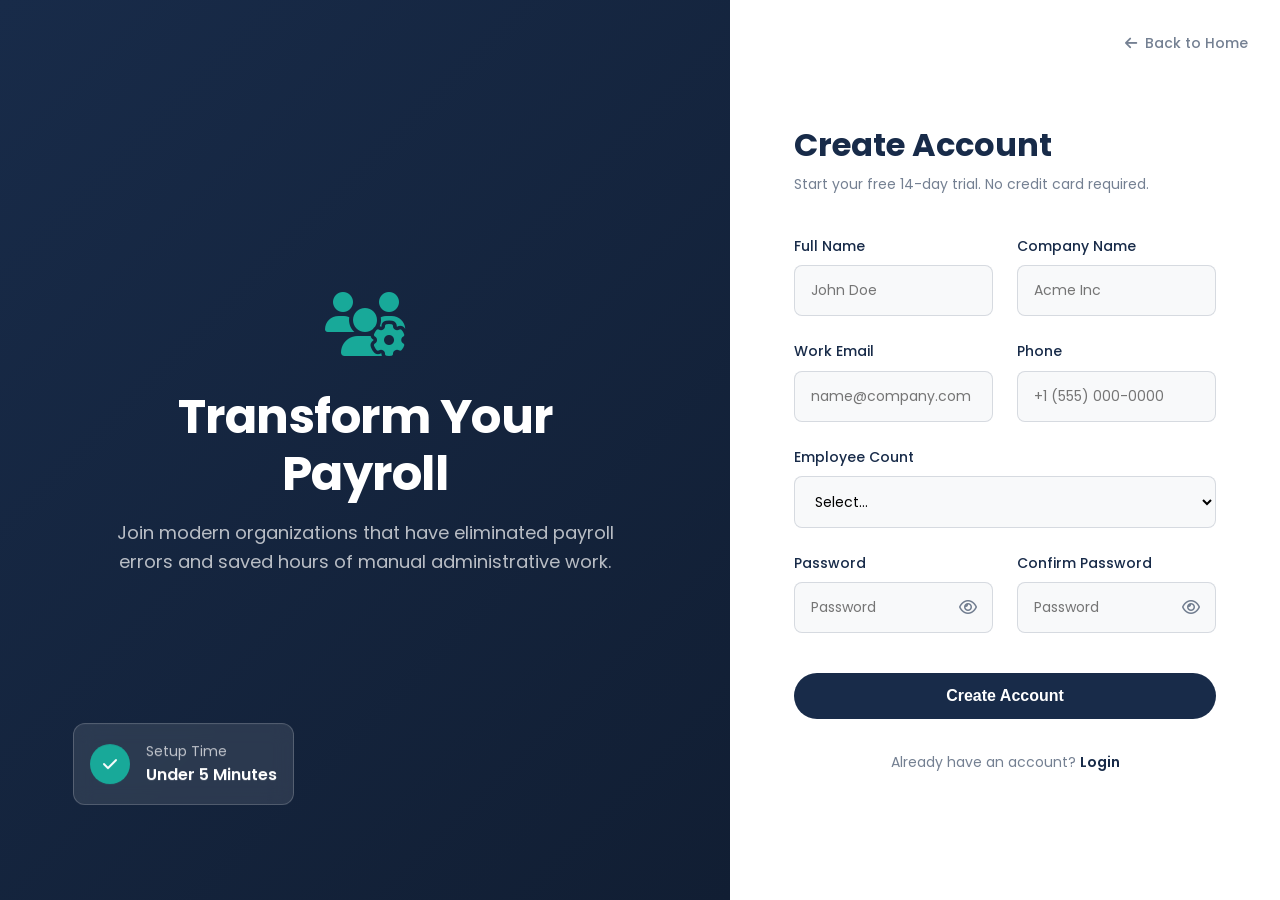
<file: signup.html>
<!DOCTYPE html>
<html lang="en">

<head>
    <meta charset="UTF-8">
    <meta name="viewport" content="width=device-width, initial-scale=1.0">
    <title>Create Account - STACKLY</title>

    <link href="https://fonts.googleapis.com/css2?family=Poppins:wght@300;400;500;600;700;800&display=swap"
        rel="stylesheet">
    <link rel="stylesheet" href="https://cdnjs.cloudflare.com/ajax/libs/font-awesome/6.4.0/css/all.min.css">


    <link rel="stylesheet" href="css/style.css">
    <link rel="stylesheet" href="css/auth.css">
    <link rel="stylesheet" href="css/responsive.css">
</head>

<body>

    <div class="auth-layout">
        <!-- Visual Side -->
        <div class="auth-visual">
            <div class="auth-visual-content">
                <i class="fa-solid fa-users-gear"
                    style="font-size: 4rem; color: var(--accent); margin-bottom: 2rem;"></i>
                <h2>Transform Your Payroll</h2>
                <p>Join modern organizations that have eliminated payroll errors and saved hours of manual
                    administrative work.</p>
            </div>

            <div class="float-card"
                style="position: absolute; bottom: 10%; left: 10%; background: rgba(255,255,255,0.1); padding: 1rem; border-radius: 12px; backdrop-filter: blur(10px); border: 1px solid rgba(255,255,255,0.2); display: flex; align-items: center; gap: 1rem; z-index: 2;">
                <div
                    style="width: 40px; height: 40px; border-radius: 50%; background: var(--accent); display: flex; align-items: center; justify-content: center; color: white;">
                    <i class="fa-solid fa-check"></i>
                </div>
                <div style="text-align: left;">
                    <div style="font-size: 0.875rem; color: rgba(255,255,255,0.7);">Setup Time</div>
                    <div style="font-weight: 600;">Under 5 Minutes</div>
                </div>
            </div>
        </div>

        <!-- Form Side -->
        <div class="auth-form-container">
            <a href="index.html" class="back-home"><i class="fa-solid fa-arrow-left"></i> Back to Home</a>

            <div class="auth-form-header">
                <h3>Create Account</h3>
                <p>Start your free 14-day trial. No credit card required.</p>
            </div>

            <form class="validate-form" novalidate>
                <div class="form-row">
                    <div class="form-group">
                        <label for="fullName">Full Name</label>
                        <input type="text" id="fullName" class="form-control" required placeholder="John Doe">
                        <div class="error-message">This field is required</div>
                    </div>
                    <div class="form-group">
                        <label for="companyName">Company Name</label>
                        <input type="text" id="companyName" class="form-control" required placeholder="Acme Inc">
                        <div class="error-message">This field is required</div>
                    </div>
                </div>

                <div class="form-row">
                    <div class="form-group">
                        <label for="email">Work Email</label>
                        <input type="email" id="email" class="form-control" required placeholder="name@company.com">
                        <div class="error-message">Please enter a valid email</div>
                    </div>
                    <div class="form-group">
                        <label for="phone">Phone</label>
                        <input type="tel" id="phone" class="form-control" required placeholder="+1 (555) 000-0000">
                        <div class="error-message">Please enter a valid phone number</div>
                    </div>
                </div>

                <div class="form-group">
                    <label for="employees">Employee Count</label>
                    <select id="employees" class="form-control" required>
                        <option value="">Select...</option>
                        <option value="1-50">1 - 50</option>
                        <option value="51-200">51 - 200</option>
                        <option value="201-500">201 - 500</option>
                        <option value="500+">500+</option>
                    </select>
                    <div class="error-message">Please select an option</div>
                </div>

                <div class="form-row">
                    <div class="form-group">
                        <label for="password">Password</label>
                        <div style="position: relative;">
                            <input type="password" id="password" class="form-control" required placeholder="Password"
                                style="padding-right: 2.5rem;">
                            <span class="toggle-password"
                                style="position: absolute; right: 1rem; top: 50%; transform: translateY(-50%); cursor: pointer; color: var(--primary); opacity: 0.6; transition: 0.3s;">
                                <i class="fa-regular fa-eye"></i>
                            </span>
                        </div>
                        <div class="error-message">Password must be at least 8 characters</div>
                    </div>
                    <div class="form-group">
                        <label for="confirm-password">Confirm Password</label>
                        <div style="position: relative;">
                            <input type="password" id="confirm-password" class="form-control" required
                                placeholder="Password" style="padding-right: 2.5rem;">
                            <span class="toggle-password"
                                style="position: absolute; right: 1rem; top: 50%; transform: translateY(-50%); cursor: pointer; color: var(--primary); opacity: 0.6; transition: 0.3s;">
                                <i class="fa-regular fa-eye"></i>
                            </span>
                        </div>
                        <div class="error-message">Passwords do not match</div>
                    </div>
                </div>

                <button type="submit" class="btn btn-primary btn-block" style="margin-top: 1rem;">Create
                    Account</button>
            </form>

            <div class="auth-footer">
                Already have an account? <a href="login.html">Login</a>
            </div>
        </div>
    </div>

    <script src="https://cdnjs.cloudflare.com/ajax/libs/gsap/3.12.2/gsap.min.js"></script>
    <script src="js/main-v2.js?v=10"></script>
</body>

</html>
</file>
<file: css/style.css>
@import url('https://fonts.googleapis.com/css2?family=Poppins:wght@300;400;500;600;700;800&display=swap');

:root {
  /* Core Colors */
  --primary: #182B49;
  --accent: #18A999;
  --neutral: #FFFFFF;

  /* Opacity Variations */
  --primary-transparent: rgba(24, 43, 73, 0.85);
  --primary-light: rgba(24, 43, 73, 0.05);
  --accent-transparent: rgba(24, 169, 153, 0.15);
  
  /* Additional Setup */
  --bg-color: #F8F9FA; /* Off-white for general background */
  --text-dark: #182B49;
  --text-muted: rgba(24, 43, 73, 0.6);
  --transition: all 0.3s cubic-bezier(0.4, 0, 0.2, 1);
  --shadow-sm: 0 4px 6px -1px rgba(24, 43, 73, 0.1);
  --shadow-md: 0 10px 15px -3px rgba(24, 43, 73, 0.1);
  --shadow-lg: 0 20px 25px -5px rgba(24, 43, 73, 0.15);
  --glass-bg: rgba(255, 255, 255, 0.7);
  --glass-border: 1px solid rgba(255, 255, 255, 0.5);
  --glass-shadow: 0 8px 32px 0 rgba(24, 43, 73, 0.07);
}

* {
  margin: 0;
  padding: 0;
  box-sizing: border-box;
}

html {
  scroll-behavior: smooth;
  font-size: 16px;
  overflow-x: hidden;
}

body {
  font-family: 'Poppins', sans-serif;
  background-color: var(--bg-color);
  color: var(--text-dark);
  line-height: 1.6;
  overflow-x: hidden;
  -webkit-font-smoothing: antialiased;
}

/* Hide scrollbar for all browsers */
::-webkit-scrollbar {
  display: none;
}
* {
  -ms-overflow-style: none;  /* IE and Edge */
  scrollbar-width: none;  /* Firefox */
}

/* Typography */
h1, h2, h3, h4, h5, h6 {
  font-weight: 700;
  line-height: 1.2;
  color: var(--primary);
}

h1 { font-size: clamp(2.5rem, 5vw, 4rem); letter-spacing: -1px; }
h2 { font-size: clamp(2rem, 4vw, 3rem); letter-spacing: -0.5px; }
h3 { font-size: clamp(1.25rem, 3vw, 1.75rem); }
p { font-size: clamp(1rem, 1.5vw, 1.125rem); color: var(--text-muted); }

a {
  text-decoration: none;
  color: var(--primary);
  transition: var(--transition);
}

ul {
  list-style: none;
}

/* Container */
.container {
  width: 100%;
  max-width: 1280px;
  margin: 0 auto;
  padding: 0 1.5rem;
  overflow-x: hidden;
}

.grid {
  display: grid;
}

/* Cards */
.card {
  background: var(--neutral);
  padding: 2rem;
  border-radius: 12px;
  box-shadow: var(--shadow-sm);
  transition: var(--transition);
}

/* Utilities */
.text-primary { color: var(--primary); }
.text-accent { color: var(--accent); }
.text-neutral { color: var(--neutral); }
.bg-primary { background-color: var(--primary); }
.bg-accent { background-color: var(--accent); }
.bg-neutral { background-color: var(--neutral); }

.section-header h1, .section-header h2, .section-header h3 {
  color: inherit;
}

/* Buttons */
.btn {
  display: inline-flex;
  align-items: center;
  justify-content: center;
  padding: 0.875rem 1.75rem;
  border-radius: 50px;
  font-weight: 600;
  font-size: 1rem;
  cursor: pointer;
  transition: var(--transition);
  border: none;
  outline: none;
  gap: 0.5rem;
  position: relative;
  overflow: hidden;
  text-decoration: none;
}

.btn-primary {
  background-color: var(--primary);
  color: var(--neutral);
}

.btn-primary:hover {
  background-color: #111e33;
  color: var(--neutral);
  transform: translateY(-2px);
  box-shadow: var(--shadow-md);
}

.btn-accent {
  background-color: var(--accent);
  color: var(--neutral);
}

.btn-accent:hover {
  background-color: #158f82;
  color: var(--neutral);
  transform: translateY(-2px);
  box-shadow: var(--shadow-md);
}

.btn-outline {
  background-color: transparent;
  color: var(--primary);
  border: 2px solid var(--primary);
}

.btn-outline:hover {
  background-color: var(--primary);
  color: var(--neutral);
}

.btn-outline-neutral {
  background-color: transparent;
  color: var(--neutral);
  border: 2px solid var(--neutral);
}

.btn-outline-neutral:hover {
  background-color: var(--neutral);
  color: var(--primary);
}

/* Navbar */
.navbar {
  position: fixed;
  top: 0;
  left: 0;
  width: 100%;
  padding: 1.5rem 0;
  z-index: 1000;
  transition: var(--transition);
  background: transparent;
}

.navbar.scrolled {
  padding: 1rem 0;
  background: var(--primary-transparent);
  backdrop-filter: blur(10px);
  -webkit-backdrop-filter: blur(10px);
  box-shadow: var(--shadow-sm);
}

.navbar .container {
  display: flex;
  justify-content: space-between;
  align-items: center;
}

.nav-brand {
  display: flex;
  align-items: center;
  font-size: 1.75rem;
  font-weight: 800;
  color: var(--neutral);
  letter-spacing: 1px;
}
.navbar.scrolled .nav-brand {
  color: var(--neutral); /* Stay white on navy background */
}

/* Light mode for transparent navbar (when on white sections) */
.navbar.light-mode .nav-brand,
.navbar.light-mode .nav-links .nav-link {
  color: var(--primary);
}

.nav-links {
  display: flex;
  align-items: center;
  gap: 2rem;
}

.nav-links .nav-link {
  font-weight: 500;
  color: var(--neutral);
  position: relative;
  padding: 0.5rem 0;
}

/* Underline Animation */
.nav-links .nav-link::after {
  content: '';
  position: absolute;
  bottom: 0;
  left: 0;
  width: 0%;
  height: 2px;
  background-color: var(--accent);
  transition: width 0.3s ease;
}

.nav-links .nav-link:hover::after,
.nav-links .nav-link.active::after {
  width: 100%;
}

.nav-links .nav-link:hover {
  color: var(--accent);
}

.navbar.light-mode .nav-links .nav-link:hover {
  color: var(--accent);
}

.mobile-toggle {
  display: none;
  background: none;
  border: none;
  font-size: 1.5rem;
  color: var(--neutral);
  cursor: pointer;
}
.navbar.light-mode .mobile-toggle {
  color: var(--primary);
}

/* Common Footer */
.footer {
  background-color: var(--primary);
  color: var(--neutral);
  padding: 5rem 0 2rem;
}

.footer-grid {
  display: grid;
  grid-template-columns: repeat(auto-fit, minmax(200px, 1fr));
  gap: 2rem;
  margin-bottom: 4rem;
}

.footer-brand {
  font-size: 1.75rem;
  font-weight: 800;
  color: var(--neutral);
  margin-bottom: 1rem;
  display: inline-block;
}

.footer-desc {
  color: rgba(255, 255, 255, 0.7);
  max-width: 300px;
  margin-bottom: 1.5rem;
}

.footer-socials {
  display: flex;
  gap: 1rem;
}

.footer-socials a {
  display: flex;
  align-items: center;
  justify-content: center;
  width: 40px;
  height: 40px;
  border-radius: 50%;
  background-color: rgba(255, 255, 255, 0.1);
  color: var(--neutral);
  transition: var(--transition);
}

.footer-socials a:hover {
  background-color: var(--accent);
  transform: translateY(-3px);
}

.footer h4 {
  color: var(--neutral);
  font-size: 1.25rem;
  margin-bottom: 1.5rem;
  position: relative;
  padding-bottom: 0.5rem;
}

.footer h4::after {
  content: '';
  position: absolute;
  bottom: 0;
  left: 0;
  width: 40px;
  height: 2px;
  background-color: var(--accent);
}

.footer-links li,
.footer-contact li {
  margin-bottom: 0.75rem;
}

.footer-contact li {
  display: flex;
  align-items: flex-start;
  gap: 10px;
  color: rgba(255, 255, 255, 0.7);
  line-height: 1.6;
}

.footer-contact i {
  color: var(--neutral);
  margin-top: 5px;
}

.footer-links a {
  color: rgba(255, 255, 255, 0.7);
  display: inline-flex;
  align-items: center;
  transition: var(--transition);
}

.footer-links a::before {
  content: '\f105';
  font-family: 'Font Awesome 6 Free';
  font-weight: 900;
  margin-right: 0.5rem;
  color: var(--accent);
  opacity: 0;
  transform: translateX(-10px);
  transition: var(--transition);
}

.footer-links a:hover {
  color: var(--accent);
  transform: translateX(5px);
}

.footer-links a:hover::before {
  opacity: 1;
  transform: translateX(0);
}

.footer-bottom {
  text-align: center;
  padding-top: 2rem;
  border-top: 1px solid rgba(255, 255, 255, 0.1);
  color: rgba(255, 255, 255, 0.5);
}

/* ==========================================================================
   Forms & Validation
   ========================================================================== */
.form-group {
  margin-bottom: 1.5rem;
}

.form-group label {
  display: block;
  font-size: 0.875rem;
  font-weight: 500;
  color: var(--primary);
  margin-bottom: 0.5rem;
}

.form-control {
  width: 100%;
  padding: 0.875rem 1rem;
  border: 1px solid rgba(24, 43, 73, 0.15);
  border-radius: 8px;
  font-family: 'Poppins', sans-serif;
  font-size: 0.875rem;
  transition: var(--transition);
  background: var(--bg-color);
}

.form-control:focus {
  outline: none;
  border-color: var(--accent);
  box-shadow: 0 0 0 3px var(--accent-transparent);
  background: var(--neutral);
}

.form-row {
  display: grid;
  grid-template-columns: 1fr 1fr;
  gap: 1.5rem;
}

.btn-block {
  width: 100%;
}

/* Validation Styles */
.form-group.error .form-control {
  border-color: #E74C3C;
}

.error-message {
  color: #E74C3C;
  font-size: 0.75rem;
  margin-top: 0.25rem;
  display: none;
}

.form-group.error .error-message {
  display: block;
}

/* Glass Card Utility */
.glass-card {
  background: var(--glass-bg);
  backdrop-filter: blur(16px);
  -webkit-backdrop-filter: blur(16px);
  border: var(--glass-border);
  border-radius: 16px;
  box-shadow: var(--glass-shadow);
  overflow-wrap: break-word;
}

.text-center { text-align: center !important; }


.footer-bottom p { color: inherit; margin: 0; }
</file>
<file: css/dashboard.css>
/* ==========================================================================
   Dashboard Styles (Admin & Client)
   ========================================================================== */
   
.dashboard-layout {
  display: flex;
  min-height: 100vh;
  background-color: var(--bg-color);
}

/* Sidebar */
.sidebar {
  width: 280px;
  background-color: var(--primary);
  color: var(--neutral);
  display: flex;
  flex-direction: column;
  position: fixed;
  height: 100vh;
  left: 0;
  top: 0;
  z-index: 100;
  transition: var(--transition);
}

.sidebar-header {
  padding: 1.5rem;
  display: flex;
  align-items: center;
  justify-content: space-between;
  border-bottom: 1px solid rgba(255, 255, 255, 0.1);
}

.sidebar-brand {
  font-size: 1.5rem;
  font-weight: 800;
  color: var(--neutral);
  letter-spacing: 1px;
}

.sidebar-menu {
  padding: 1rem 0;
  flex: 1;
  overflow-y: hidden;
}

.menu-group {
  margin-bottom: 1rem;
}

.menu-title {
  padding: 0 1.5rem;
  font-size: 0.75rem;
  text-transform: uppercase;
  letter-spacing: 1px;
  color: rgba(255, 255, 255, 0.4);
  margin-bottom: 0.75rem;
}

.menu-link {
  display: flex;
  align-items: center;
  gap: 1rem;
  padding: 0.6rem 1.5rem;
  color: rgba(255, 255, 255, 0.7);
  transition: var(--transition);
  position: relative;
}

.menu-link:hover, .menu-link.active {
  background-color: rgba(255, 255, 255, 0.05);
  color: var(--accent);
}

.menu-link.active::before {
  content: '';
  position: absolute;
  left: 0;
  top: 0;
  height: 100%;
  width: 4px;
  background-color: var(--accent);
}

.menu-icon {
  width: 20px;
  text-align: center;
}

.sidebar-footer {
  padding: 1.5rem;
  border-top: 1px solid rgba(255, 255, 255, 0.1);
}

.user-profile {
  display: flex;
  align-items: center;
  gap: 1rem;
  cursor: pointer;
  position: relative;
  user-select: none;
}

.user-avatar {
  width: 40px;
  height: 40px;
  border-radius: 50%;
  background-color: var(--accent);
  display: flex;
  align-items: center;
  justify-content: center;
  font-weight: 600;
  color: var(--neutral);
  transition: transform 0.2s ease, box-shadow 0.2s ease;
  flex-shrink: 0;
}

.user-profile:hover .user-avatar {
  transform: scale(1.05);
  box-shadow: 0 4px 12px rgba(24, 43, 73, 0.15);
}

.user-info h5 {
  color: var(--primary);
  font-size: 0.875rem;
  margin: 0;
}

.user-info p {
  color: rgba(255, 255, 255, 0.6);
  font-size: 0.75rem;
  margin: 0;
}

/* Main Content */
.dashboard-main {
  flex: 1;
  margin-left: 280px;
  padding: 2rem 3rem;
  width: calc(100% - 280px);
}

.dashboard-header {
  display: flex;
  justify-content: space-between;
  align-items: center;
  margin-bottom: 2.5rem;
}

.dashboard-header h1 {
  font-size: 2rem;
  color: var(--primary);
  margin: 0;
}

.header-actions {
  display: flex;
  gap: 1.5rem;
  align-items: center;
  position: relative;
}

.notification-bell {
  position: relative;
  font-size: 1.25rem;
  color: var(--text-muted);
  cursor: pointer;
  width: 40px;
  height: 40px;
  display: flex;
  align-items: center;
  justify-content: center;
  border-radius: 50%;
  transition: all 0.2s ease;
  user-select: none;
}

.notification-bell:hover {
  color: var(--primary);
  background-color: rgba(24, 43, 73, 0.05);
}

.notification-dot {
  position: absolute;
  top: 6px;
  right: 6px;
  width: 9px;
  height: 9px;
  background-color: var(--accent);
  border-radius: 50%;
  border: 2px solid var(--neutral);
}

/* Dropdown Menus */
.notification-dropdown {
  position: absolute;
  top: calc(100% + 10px);
  right: -50px;
  width: 330px;
  max-width: 90vw;
  background: #ffffff;
  border-radius: 12px;
  box-shadow: 0 12px 35px rgba(24, 43, 73, 0.18);
  border: 1px solid rgba(24, 43, 73, 0.08);
  z-index: 2500;
  display: none;
  overflow: hidden;
  text-align: left;
  animation: dropdownFade 0.2s ease;
}

.notification-dropdown.active {
  display: block;
}

.profile-dropdown {
  position: absolute;
  top: calc(100% + 10px);
  right: 0;
  width: 250px;
  max-width: 85vw;
  background: #ffffff;
  border-radius: 12px;
  box-shadow: 0 12px 35px rgba(24, 43, 73, 0.18);
  border: 1px solid rgba(24, 43, 73, 0.08);
  z-index: 2500;
  display: none;
  overflow: hidden;
  text-align: left;
  animation: dropdownFade 0.2s ease;
}

.profile-dropdown.active {
  display: block;
}

@keyframes dropdownFade {
  from {
    opacity: 0;
    transform: translateY(-8px);
  }
  to {
    opacity: 1;
    transform: translateY(0);
  }
}

.dropdown-header {
  padding: 0.85rem 1.15rem;
  display: flex;
  align-items: center;
  justify-content: space-between;
  border-bottom: 1px solid rgba(24, 43, 73, 0.08);
  background: var(--bg-color);
}

.dropdown-header h4 {
  margin: 0;
  font-size: 0.9rem;
  font-weight: 700;
  color: var(--primary);
}

.dropdown-header .badge {
  background: var(--accent);
  color: white;
  padding: 0.15rem 0.5rem;
  border-radius: 10px;
  font-size: 0.7rem;
  font-weight: 600;
}

.dropdown-mark-read {
  font-size: 0.75rem;
  color: var(--accent);
  background: none;
  border: none;
  cursor: pointer;
  padding: 0;
  font-weight: 600;
  transition: opacity 0.2s ease;
}

.dropdown-mark-read:hover {
  text-decoration: underline;
  opacity: 0.8;
}

.notification-list {
  max-height: 290px;
  overflow-y: auto;
  padding: 0.25rem 0;
}

.notification-item {
  display: flex;
  gap: 0.75rem;
  padding: 0.75rem 1.15rem;
  border-bottom: 1px solid rgba(24, 43, 73, 0.04);
  transition: background 0.2s ease;
  cursor: pointer;
  align-items: flex-start;
  text-decoration: none;
}

.notification-item:hover {
  background: rgba(24, 169, 153, 0.06);
}

.notification-item.unread {
  background: rgba(24, 169, 153, 0.08);
}

.notification-icon-box {
  width: 32px;
  height: 32px;
  border-radius: 8px;
  display: flex;
  align-items: center;
  justify-content: center;
  flex-shrink: 0;
  font-size: 0.875rem;
}

.notification-item-content h5 {
  margin: 0 0 0.2rem 0;
  font-size: 0.825rem;
  font-weight: 600;
  color: var(--primary);
}

.notification-item-content p {
  margin: 0 0 0.25rem 0;
  font-size: 0.75rem;
  color: var(--text-muted);
  line-height: 1.3;
}

.notification-item-content .time {
  font-size: 0.7rem;
  color: var(--text-muted);
  display: block;
}

.dropdown-footer {
  padding: 0.65rem;
  text-align: center;
  border-top: 1px solid rgba(24, 43, 73, 0.08);
  background: var(--bg-color);
}

.dropdown-footer button, .dropdown-footer a {
  color: var(--primary);
  font-size: 0.75rem;
  font-weight: 600;
  text-decoration: none;
  background: none;
  border: none;
  cursor: pointer;
  transition: color 0.2s ease;
}

.dropdown-footer button:hover, .dropdown-footer a:hover {
  color: var(--accent);
}

/* Profile Dropdown */
.profile-dropdown-header {
  padding: 1rem 1.15rem;
  display: flex;
  align-items: center;
  gap: 0.75rem;
  border-bottom: 1px solid rgba(24, 43, 73, 0.08);
  background: var(--bg-color);
}

.profile-dropdown-menu {
  padding: 0.4rem 0;
}

.profile-menu-item {
  display: flex;
  align-items: center;
  gap: 0.75rem;
  padding: 0.6rem 1.15rem;
  color: var(--primary);
  text-decoration: none;
  font-size: 0.825rem;
  font-weight: 500;
  transition: all 0.2s ease;
  cursor: pointer;
  border: none;
  background: none;
  width: 100%;
  text-align: left;
}

.profile-menu-item:hover {
  background: rgba(24, 169, 153, 0.08);
  color: var(--accent);
}

.profile-menu-item i {
  width: 18px;
  text-align: center;
  font-size: 0.875rem;
  color: var(--text-muted);
  transition: color 0.2s ease;
}

.profile-menu-item:hover i {
  color: var(--accent);
}

.profile-dropdown-divider {
  height: 1px;
  background: rgba(24, 43, 73, 0.06);
  margin: 0.35rem 0;
}

.profile-menu-item.logout-item {
  color: #E74C3C;
}

.profile-menu-item.logout-item i {
  color: #E74C3C;
}

.profile-menu-item.logout-item:hover {
  background: rgba(231, 76, 60, 0.08);
  color: #E74C3C;
}

@media (max-width: 576px) {
  .notification-dropdown {
    right: -45px;
    width: 290px;
  }
  .profile-dropdown {
    right: 0;
    width: 230px;
  }
}

/* KPI Cards */
.kpi-grid {
  display: grid;
  grid-template-columns: repeat(auto-fit, minmax(240px, 1fr));
  gap: 1.5rem;
  margin-bottom: 2.5rem;
}

.kpi-card {
  background-color: var(--neutral);
  border-radius: 16px;
  padding: 1.5rem;
  box-shadow: var(--shadow-sm);
  border: 1px solid rgba(24, 43, 73, 0.05);
  display: flex;
  align-items: flex-start;
  justify-content: space-between;
  transition: var(--transition);
}

.kpi-card:hover {
  transform: translateY(-5px);
  box-shadow: var(--shadow-md);
  border-color: rgba(24, 169, 153, 0.3);
}

.kpi-details h4 {
  font-size: 0.875rem;
  color: var(--text-muted);
  font-weight: 500;
  margin-bottom: 0.5rem;
}

.kpi-details .kpi-value {
  font-size: 1.75rem;
  font-weight: 700;
  color: var(--primary);
  margin: 0;
}

.kpi-icon {
  width: 48px;
  height: 48px;
  border-radius: 12px;
  background-color: var(--primary-light);
  color: var(--primary);
  display: flex;
  align-items: center;
  justify-content: center;
  font-size: 1.25rem;
}
.kpi-card:hover .kpi-icon {
  background-color: var(--accent);
  color: var(--neutral);
}

/* Dashboard Grid Layouts */
.dash-grid-2 {
  display: grid;
  grid-template-columns: 2fr 1fr;
  gap: 1.5rem;
  margin-bottom: 2.5rem;
}

.dash-panel {
  background-color: var(--neutral);
  border-radius: 16px;
  padding: 1.5rem;
  box-shadow: var(--shadow-sm);
  border: 1px solid rgba(24, 43, 73, 0.05);
  min-width: 0;
}

.panel-header {
  display: flex;
  justify-content: space-between;
  align-items: center;
  margin-bottom: 1.5rem;
}

.panel-title {
  font-size: 1.125rem;
  font-weight: 600;
  margin: 0;
}

/* Dynamic Email Section */
.email-list {
  display: flex;
  flex-direction: column;
  gap: 0.5rem;
}

.email-item {
  display: grid;
  grid-template-columns: auto 1fr auto;
  gap: 1rem;
  align-items: center;
  padding: 1rem;
  border-radius: 8px;
  background: var(--bg-color);
  border-left: 3px solid transparent;
  transition: var(--transition);
  cursor: pointer;
}

.email-item.unread {
  background: var(--neutral);
  border: 1px solid rgba(24, 43, 73, 0.05);
  border-left: 3px solid var(--accent);
}

.email-item:hover {
  background: #f0f4f8;
}

.email-icon {
  width: 32px;
  height: 32px;
  border-radius: 50%;
  background: var(--primary-light);
  color: var(--primary);
  display: flex;
  align-items: center;
  justify-content: center;
  font-size: 0.875rem;
}

.email-item.unread .email-icon {
  background: var(--accent-transparent);
  color: var(--accent);
}

.email-content {
  overflow: hidden;
}

.email-subject {
  font-weight: 600;
  color: var(--primary);
  font-size: 0.9rem;
  margin-bottom: 0.25rem;
  white-space: nowrap;
  overflow: hidden;
  text-overflow: ellipsis;
}

.email-sender {
  font-size: 0.75rem;
  color: var(--text-muted);
}

.email-time {
  font-size: 0.75rem;
  color: var(--text-muted);
  white-space: nowrap;
}

/* Quick Actions */
.quick-actions-grid {
  display: grid;
  grid-template-columns: 1fr 1fr;
  gap: 1rem;
}

.action-btn {
  display: flex;
  flex-direction: column;
  align-items: center;
  justify-content: center;
  gap: 0.75rem;
  padding: 1.5rem;
  background: var(--bg-color);
  border: 1px solid rgba(24, 43, 73, 0.05);
  border-radius: 12px;
  color: var(--primary);
  transition: var(--transition);
  cursor: pointer;
  text-decoration: none;
}

.action-btn:hover {
  background: var(--primary);
  color: var(--neutral);
  transform: translateY(-2px);
  box-shadow: var(--shadow-sm);
}

.action-btn i {
  font-size: 1.5rem;
}

.action-btn span {
  font-size: 0.875rem;
  font-weight: 500;
}

/* Salary Breakdown (Client) */
.salary-breakdown {
  margin-top: 1.5rem;
}

.salary-bar {
  display: flex;
  height: 24px;
  border-radius: 12px;
  overflow: hidden;
  margin-bottom: 1.5rem;
}

.sb-segment {
  height: 100%;
  display: flex;
  align-items: center;
  justify-content: center;
  color: white;
  font-size: 0.75rem;
  font-weight: 600;
}

.sb-basic { background: var(--primary); width: 60%; }
.sb-allow { background: var(--accent); width: 25%; }
.sb-deduct { background: #E74C3C; width: 15%; }

.sb-legend {
  display: flex;
  justify-content: space-between;
}

.legend-item {
  display: flex;
  align-items: center;
  gap: 0.5rem;
  font-size: 0.875rem;
  color: var(--text-muted);
}

.legend-color {
  width: 12px;
  height: 12px;
  border-radius: 3px;
}
</file>
<file: css/responsive.css>
/* ==========================================================================
   Responsive Styles
   ========================================================================== */

/* Large screens (up to 1200px) */
@media (max-width: 1200px) {
  .hero .container {
    gap: 2rem;
  }
  .case-grid {
    grid-template-columns: 1fr;
  }
}

/* Medium screens (up to 992px) */
@media (max-width: 992px) {
  body, html {
    overflow-x: hidden;
    width: 100%;
    max-width: 100%;
  }

  /* Navbar */
  .mobile-toggle {
      display: block;
    }
  .nav-brand {
    position: relative;
    z-index: 1000;
  }
  .mobile-toggle {
    position: relative;
    z-index: 1000;
  }
  .nav-links {
    position: fixed;
    top: 0;
    right: -100%;
    width: 100%;
    height: 100vh;
    background: var(--primary);
    flex-direction: column;
    justify-content: center;
    align-items: center;
    transition: var(--transition);
    z-index: 999;
  }
  .nav-links.active {
    right: 0;
  }
  .nav-links .nav-link {
    font-size: 1.25rem;
  }

  /* Home */
  .hero .container {
    grid-template-columns: 1fr;
    text-align: center;
  }
  .hero-subtitle {
    margin: 0 auto 2.5rem;
  }
  .hero-cta {
    justify-content: center;
  }
  .hero-visual {
    margin-top: 3rem;
  }
  
  .split-section .container {
    grid-template-columns: 1fr;
  }
  .split-section:nth-child(even) .container .split-content {
    order: -1;
  }

  .portal-grid {
    grid-template-columns: 1fr 1fr;
  }
  
  .analytics-grid {
    grid-template-columns: 1fr;
  }

  /* Footer */
  .footer-grid {
    grid-template-columns: 1fr 1fr;
  }

  /* Auth */
  .auth-layout {
    flex-direction: column;
  }
  .auth-visual {
    padding: 3rem 1.5rem;
  }
  .form-options {
    flex-wrap: wrap;
    gap: 0.5rem;
  }

  /* Dashboard */
  .sidebar {
    width: 100%;
    left: -100%;
    z-index: 2000;
  }
  .sidebar.active {
    left: 0;
  }
  .dashboard-main {
    margin-left: 0;
    width: 100%;
    padding: 1.5rem;
  }
  .dashboard-header { flex-direction: column-reverse;
    align-items: flex-start;
    gap: 1.5rem;
  }
  .welcome-section { width: 100%; margin-top: 80px; }
  .dashboard-header h1, .dashboard-header h2 {
    font-size: 1.25rem !important;
    line-height: 1.2;
    margin-bottom: 0.25rem;
  }
  .dashboard-header p {
    font-size: 0.75rem !important;
  }
  .header-actions {
    width: 100%;
    justify-content: flex-end;
    flex-wrap: nowrap !important;
    gap: 0.5rem !important;
  }
  .dash-grid-2 {
    grid-template-columns: 1fr;
  }
}

/* Small screens (up to 768px) */
@media (max-width: 768px) {
  /* Aggressively stack all inline grids */
  .grid[style*="grid-template-columns"],
  .split-section[style*="grid-template-columns"],
  div[style*="grid-template-columns"] {
    grid-template-columns: 1fr !important;
    gap: 2rem !important;
  }

  .section {
    padding: 4rem 0;
  }

  .workflow-track {
    display: flex;
    flex-direction: column;
    gap: 2rem;
    padding: 2rem 0;
  }
  .workflow-line {
    display: none;
  }
  .workflow-progress {
    width: 100%;
    height: 0%; /* GSAP animates height now */
  }
  .workflow-steps {
    flex-direction: column;
    align-items: flex-start;
    padding-left: 30px;
    gap: 2rem;
  }
  .workflow-step {
    flex-direction: row;
    width: 100%;
    text-align: left;
    gap: 1.5rem;
  }
  .ws-icon {
    margin-bottom: 0;
  }

  .form-row {
    grid-template-columns: 1fr;
  }

  .footer-grid {
    grid-template-columns: 1fr;
  }
}

/* Extra small screens (up to 576px) */
@media (max-width: 576px) {
  /* Ensure absolutely no horizontal scroll */
  body, html { overflow-x: hidden; width: 100%; max-width: 100%; }

  .hero-dashboard-mock {
    padding: 1.5rem;
    width: 100%;
    height: auto;
    max-height: none;
    transform: translate(-50%, -50%) !important; /* Remove 3D rotation causing overflow */
  }
  .mock-stat .amount {
    font-size: 1.75rem;
    flex-wrap: wrap;
    gap: 0.5rem;
  }
  .mock-cards {
    flex-direction: column;
  }
  .float-card {
    display: none; /* Hide floating cards on very small screens to avoid overlap */
  }
  
  .portal-grid {
    grid-template-columns: 1fr;
  }
  
  .quick-actions-grid {
    grid-template-columns: 1fr;
  }
}
/* ==========================================================================
   Custom Grid Utilities (Replaced Inline Styles)
   ========================================================================== */
.custom-grid-2-col {
  display: grid;
  grid-template-columns: 1fr 1fr;
  gap: 1rem;
  font-size: 0.875rem;
}
.custom-grid-3-col {
  display: grid;
  grid-template-columns: repeat(3, 1fr);
  gap: 2rem;
}
.custom-grid-auto-fill {
  display: grid;
  grid-template-columns: repeat(auto-fill, minmax(300px, 1fr));
  gap: 1.5rem;
  margin-top: 2rem;
}
.custom-grid-1-15 {
  display: grid;
  grid-template-columns: 1fr 1.5fr;
  gap: 4rem;
}
.custom-grid-2-col-center {
  display: grid;
  grid-template-columns: 1fr 1fr;
  gap: 4rem;
  align-items: center;
}
.custom-grid-2-1 {
  display: grid;
  grid-template-columns: 2fr 1fr;
  gap: 2rem;
  margin-bottom: 4rem;
}
.custom-grid-auto-fit {
  display: grid;
  grid-template-columns: repeat(auto-fit, minmax(300px, 1fr));
  gap: 2rem;
}

@media (max-width: 992px) {
  .custom-grid-1-15,
  .custom-grid-2-col-center,
  .custom-grid-2-1 {
    grid-template-columns: 1fr;
  }
}

@media (max-width: 768px) {
  .custom-grid-2-col,
  .custom-grid-3-col {
    grid-template-columns: 1fr;
  }
  .custom-grid-auto-fill,
  .custom-grid-auto-fit {
    grid-template-columns: 1fr;
  }
}

/* ==========================================================================
   Mobile Optimization (320px, 375px, 425px)
   ========================================================================== */
@media (max-width: 425px) {
  .section { padding: 3rem 0; }
  h1, .hero-title { font-size: 2rem; }
  h2, .section-header h2 { font-size: 1.75rem; }
  h3 { font-size: 1.5rem; }
  .btn { width: 100%; margin-bottom: 0.5rem; min-height: 44px; display: flex; align-items: center; justify-content: center; }
  .btn-group { flex-direction: column; width: 100%; gap: 0.5rem; }
  img { max-width: 100%; height: auto; }
  
  /* Touch friendly forms */
  input, select, textarea { min-height: 44px; font-size: 16px; /* Prevents iOS zoom */ }
  
  /* Dashboard specific mobile */
  .dashboard-main { padding: 1rem; }
  .stat-card, .dash-panel { padding: 1rem; }
}

@media (max-width: 375px) {
  .hero-title { font-size: 1.75rem; }
  .container { padding: 0 1rem; }
}

@media (max-width: 320px) {
  .hero-title { font-size: 1.5rem; }
  h2 { font-size: 1.5rem; }
}

/* ==========================================================================
   Dashboard Table Responsiveness
   ========================================================================== */
.table-responsive {
  width: 100%;
  overflow-x: auto;
  -webkit-overflow-scrolling: touch;
}
.table-responsive table {
  width: 100%;
  min-width: 600px;
}

@media (max-width: 992px) {
  .dashboard-mobile-toggle {
    display: flex !important;
    align-items: center;
    justify-content: center;
    width: 40px !important;
    height: 40px !important;
    min-height: 40px !important;
    padding: 0 !important;
    border-radius: 8px !important;
    flex-shrink: 0;
    margin-right: auto !important;
  }
}


@media (max-width: 992px) {
  .mobile-logo {
    display: flex !important;
    align-items: center;
    position: absolute;
    left: 50%;
    transform: translateX(-50%);
    margin: 0 !important;
    filter: invert(1);
  }
  .header-actions {
    position: fixed !important;
    top: 0;
    left: 0;
    width: 100%;
    padding: 1rem 1.5rem !important;
    background-color: var(--bg-color);
    z-index: 1000;
    box-shadow: 0 2px 10px rgba(0,0,0,0.05);
  }
}
@media (max-width: 992px) {
  .header-actions .user-info {
    display: none !important;
  }
}
</file>
<file: css/pages.css>
/* ==========================================================================
   Home Page Specific Styles
   ========================================================================== */

/* 1. Hero Section */
.hero {
  position: relative;
  min-height: 100vh;
  display: flex;
  align-items: center;
  padding-top: 100px; /* Accounts for navbar */
  background: linear-gradient(135deg, var(--primary) 0%, #111e33 100%);
  color: var(--neutral);
  overflow: hidden;
}

.hero-bg-glow {
  position: absolute;
  width: 600px;
  height: 600px;
  background: var(--accent);
  filter: blur(150px);
  opacity: 0.15;
  border-radius: 50%;
  top: 50%;
  left: 50%;
  transform: translate(-50%, -50%);
  animation: pulse-glow 8s infinite alternate;
}

@keyframes pulse-glow {
  0% { transform: translate(-50%, -50%) scale(1); opacity: 0.15; }
  100% { transform: translate(-50%, -50%) scale(1.2); opacity: 0.25; }
}

.hero .container {
  display: grid;
  grid-template-columns: 1fr 1fr;
  gap: 4rem;
  align-items: center;
  position: relative;
  z-index: 2;
}

.hero-title {
  margin-bottom: 1.5rem;
  color: var(--neutral);
}

/* GSAP Split text style */
.split-char {
  display: inline-block;
  opacity: 0;
  transform: translateY(50px);
}

.hero-subtitle {
  color: rgba(255, 255, 255, 0.8);
  font-size: 1.125rem;
  margin-bottom: 2.5rem;
  max-width: 500px;
}

.hero-cta {
  display: flex;
  gap: 1rem;
}

/* Interactive Dashboard Visualization */
.hero-visual {
  position: relative;
  height: 600px;
  perspective: 1000px;
}

.hero-dashboard-mock {
  position: absolute;
  top: 50%;
  left: 50%;
  width: 90%;
  height: 80%;
  background: rgba(255, 255, 255, 0.05);
  backdrop-filter: blur(20px);
  -webkit-backdrop-filter: blur(20px);
  border: 1px solid rgba(255, 255, 255, 0.1);
  border-radius: 24px;
  padding: 2rem;
  transform: translate(-50%, -50%) rotateY(-10deg) rotateX(5deg);
  box-shadow: 0 20px 50px rgba(0, 0, 0, 0.3);
  transform-style: preserve-3d;
}

.mock-header {
  display: flex;
  justify-content: space-between;
  align-items: center;
  margin-bottom: 2rem;
  padding-bottom: 1rem;
  border-bottom: 1px solid rgba(255, 255, 255, 0.1);
}

.mock-stat {
  margin-bottom: 2rem;
}

.mock-stat h4 {
  color: rgba(255, 255, 255, 0.6);
  font-size: 0.875rem;
  font-weight: 500;
  margin-bottom: 0.5rem;
}

.mock-stat .amount {
  font-size: 2.5rem;
  font-weight: 700;
  color: var(--neutral);
  display: flex;
  align-items: center;
  gap: 1rem;
}

.mock-stat .trend {
  font-size: 1rem;
  color: var(--accent);
  background: rgba(24, 169, 153, 0.1);
  padding: 0.25rem 0.75rem;
  border-radius: 20px;
}

.mock-cards {
  display: flex;
  gap: 1rem;
}

.mock-card {
  flex: 1;
  background: rgba(255, 255, 255, 0.05);
  border-radius: 12px;
  padding: 1.25rem;
  border: 1px solid rgba(255, 255, 255, 0.05);
}

.mock-card .mc-title {
  font-size: 0.75rem;
  color: rgba(255, 255, 255, 0.6);
  margin-bottom: 0.5rem;
}

.mock-card .mc-value {
  font-size: 1.25rem;
  font-weight: 600;
  color: var(--neutral);
}

/* Floating Cards outside dashboard */
.float-card {
  position: absolute;
  background: var(--neutral);
  padding: 1rem;
  border-radius: 12px;
  box-shadow: 0 15px 35px rgba(0, 0, 0, 0.1);
  display: flex;
  align-items: center;
  gap: 1rem;
  z-index: 3;
  color: var(--primary);
}

.float-icon {
  width: 40px;
  height: 40px;
  border-radius: 10px;
  background: var(--accent-transparent);
  color: var(--accent);
  display: flex;
  align-items: center;
  justify-content: center;
  font-size: 1.25rem;
}

.float-details h5 {
  font-size: 0.875rem;
  margin-bottom: 0.25rem;
  color: var(--text-muted);
}

.float-details p {
  font-weight: 600;
  color: var(--primary);
  font-size: 1rem;
}

.fc-1 { top: 10%; right: -5%; }
.fc-2 { bottom: 20%; left: -10%; }
.fc-3 { bottom: -5%; right: 10%; }

/* Sections Common */
.section {
  padding: 6rem 0;
}

.section-header {
  text-align: center;
  max-width: 600px;
  margin: 0 auto 4rem;
}

.section-header h2 {
  margin-bottom: 1rem;
}

/* 2. Payroll Overview */
.overview-grid {
  display: grid;
  grid-template-columns: repeat(auto-fit, minmax(280px, 1fr));
  gap: 2rem;
}

.feature-card {
  background: var(--neutral);
  padding: 2.5rem;
  border-radius: 20px;
  box-shadow: var(--shadow-sm);
  transition: var(--transition);
  border: 1px solid rgba(24, 43, 73, 0.05);
  position: relative;
  overflow: hidden;
}

.feature-card::before {
  content: '';
  position: absolute;
  top: 0;
  left: 0;
  width: 100%;
  height: 4px;
  background: var(--accent);
  transform: scaleX(0);
  transform-origin: left;
  transition: transform 0.4s ease;
}

.feature-card:hover {
  transform: translateY(-10px);
  box-shadow: var(--shadow-lg);
  border-color: rgba(24, 169, 153, 0.2);
}

.feature-card:hover::before {
  transform: scaleX(1);
}

.feature-icon {
  width: 60px;
  height: 60px;
  border-radius: 16px;
  background: var(--primary-light);
  color: var(--primary);
  display: flex;
  align-items: center;
  justify-content: center;
  font-size: 1.5rem;
  margin-bottom: 1.5rem;
  transition: var(--transition);
}

.feature-card:hover .feature-icon {
  background: var(--accent);
  color: var(--neutral);
  transform: rotateY(180deg);
}

.feature-card h3 {
  margin-bottom: 1rem;
  font-size: 1.25rem;
}

/* 3. Split Screen Automations */
.split-section .container {
  display: grid;
  grid-template-columns: 1fr 1fr;
  gap: 4rem;
  align-items: center;
}

.auto-list {
  margin-top: 2rem;
}

.auto-item {
  display: flex;
  align-items: flex-start;
  gap: 1rem;
  margin-bottom: 1.5rem;
  padding: 1rem;
  border-radius: 12px;
  transition: var(--transition);
  border-left: 3px solid transparent;
}

.auto-item:hover {
  background: var(--neutral);
  box-shadow: var(--shadow-sm);
  border-left-color: var(--accent);
}

.auto-icon {
  color: var(--accent);
  font-size: 1.25rem;
  margin-top: 0.25rem;
}

/* 4. Employee Experience Portal */
.portal-mockup {
  background: var(--primary);
  border-radius: 24px;
  padding: 3rem;
  position: relative;
  overflow: hidden;
}

.portal-grid {
  display: grid;
  grid-template-columns: repeat(4, 1fr);
  gap: 1.5rem;
  position: relative;
  z-index: 2;
}

.portal-widget {
  background: rgba(255, 255, 255, 0.1);
  backdrop-filter: blur(10px);
  padding: 1.5rem;
  border-radius: 16px;
  color: var(--neutral);
  border: 1px solid rgba(255, 255, 255, 0.05);
  transition: var(--transition);
}

.portal-widget:hover {
  transform: scale(1.05);
  background: rgba(255, 255, 255, 0.15);
}

.pw-label {
  font-size: 0.875rem;
  color: rgba(255, 255, 255, 0.6);
  margin-bottom: 0.5rem;
}

.pw-value {
  font-size: 1.5rem;
  font-weight: 700;
}

/* 5. Payroll Workflow (ScrollTrigger) */
.workflow-section {
  background: var(--neutral);
  padding: 8rem 0;
  overflow: hidden;
}

.workflow-track {
  position: relative;
  padding: 4rem 0;
}

.workflow-line {
  position: absolute;
  top: 50%;
  left: 0;
  width: 100%;
  height: 4px;
  background: var(--primary-light);
  transform: translateY(-50%);
}

.workflow-progress {
  position: absolute;
  top: 0;
  left: 0;
  width: 0%;
  height: 100%;
  background: var(--accent);
}

.workflow-steps {
  display: flex;
  justify-content: space-between;
  position: relative;
  z-index: 2;
}

.workflow-step {
  display: flex;
  flex-direction: column;
  align-items: center;
  text-align: center;
  width: 14%;
}

.ws-icon {
  width: 60px;
  height: 60px;
  border-radius: 50%;
  background: var(--neutral);
  border: 3px solid var(--primary-light);
  display: flex;
  align-items: center;
  justify-content: center;
  font-size: 1.5rem;
  color: var(--text-muted);
  margin-bottom: 1.5rem;
  transition: var(--transition);
  position: relative;
  z-index: 2;
}

.workflow-step.active .ws-icon {
  border-color: var(--accent);
  color: var(--accent);
  box-shadow: 0 0 20px rgba(24, 169, 153, 0.3);
  transform: scale(1.1);
}

.ws-content h4 {
  font-size: 1rem;
  margin-bottom: 0.5rem;
  color: var(--text-muted);
}
.workflow-step.active .ws-content h4 {
  color: var(--primary);
}

.ws-content p {
  font-size: 0.875rem;
  opacity: 0;
  transform: translateY(10px);
  transition: var(--transition);
}

.workflow-step.active .ws-content p {
  opacity: 1;
  transform: translateY(0);
}

/* 6. Analytics Dashboard Mockup */
.analytics-dashboard {
  background: var(--neutral);
  border-radius: 20px;
  padding: 2rem;
  box-shadow: var(--shadow-md);
  border: 1px solid rgba(24, 43, 73, 0.05);
}

.analytics-grid {
  display: grid;
  grid-template-columns: 2fr 1fr;
  gap: 2rem;
}

.chart-container {
  border: 1px solid rgba(24, 43, 73, 0.05);
  border-radius: 12px;
  padding: 1.5rem;
}

.chart-header {
  display: flex;
  justify-content: space-between;
  margin-bottom: 1.5rem;
}

/* Custom CSS Line Chart */
.css-chart {
  height: 250px;
  width: 100%;
  position: relative;
  display: flex;
  align-items: flex-end;
  gap: 1rem;
  padding-bottom: 2rem;
  border-bottom: 1px solid var(--primary-light);
  border-left: 1px solid var(--primary-light);
}

.chart-bar {
  flex: 1;
  background: var(--primary-light);
  border-radius: 4px 4px 0 0;
  position: relative;
  height: 0; /* Animated by GSAP */
}

.chart-bar .fill {
  position: absolute;
  bottom: 0;
  left: 0;
  width: 100%;
  height: 100%; /* Animated */
  background: var(--primary);
  border-radius: 4px 4px 0 0;
}
.chart-bar:nth-child(even) .fill {
  background: var(--accent);
}

.chart-label {
  position: absolute;
  bottom: -25px;
  left: 50%;
  transform: translateX(-50%);
  font-size: 0.75rem;
  color: var(--text-muted);
}

/* 7. Case Studies Stack */
.case-study-section {
  background: var(--primary);
  color: var(--neutral);
  padding: 8rem 0;
  overflow: hidden;
}

.case-stack {
  position: relative;
  height: 400px;
  display: flex;
  justify-content: center;
  perspective: 1000px;
}

.case-card {
  position: absolute;
  width: 100%;
  max-width: 600px;
  background: var(--neutral);
  color: var(--primary);
  border-radius: 20px;
  padding: 3rem;
  box-shadow: 0 20px 40px rgba(0,0,0,0.2);
  transition: all 0.5s cubic-bezier(0.4, 0, 0.2, 1);
  transform-origin: top center;
}

.case-card:nth-child(1) { transform: translateY(0) scale(1); z-index: 3; }
.case-card:nth-child(2) { transform: translateY(20px) scale(0.95); z-index: 2; opacity: 0.7; }
.case-card:nth-child(3) { transform: translateY(40px) scale(0.9); z-index: 1; opacity: 0.4; }

.case-card h3 {
  color: var(--accent);
  margin-bottom: 0.5rem;
}

.case-card .company {
  font-size: 1.5rem;
  font-weight: 700;
  margin-bottom: 2rem;
}

.case-grid {
  display: grid;
  grid-template-columns: 1fr 1fr;
  gap: 1.5rem;
}

.case-stat p { margin: 0; font-size: 0.875rem; color: var(--text-muted); }
.case-stat h4 { margin: 0; font-size: 1.25rem; }

/* 8. Final CTA */
.final-cta {
  background: var(--primary);
  text-align: center;
  padding: 8rem 0;
  color: var(--neutral);
  position: relative;
  overflow: hidden;
}
.final-cta h2 { color: var(--neutral); margin-bottom: 1.5rem; }
.final-cta p { color: rgba(255,255,255,0.7); margin-bottom: 3rem; }

/* Payslip Interactive (Solutions Page) */
.payslip-preview {
  background: var(--neutral);
  border-radius: 12px;
  padding: 2rem;
  box-shadow: var(--shadow-lg);
  max-width: 500px;
  margin: 0 auto;
  border-top: 8px solid var(--primary);
}
.payslip-header {
  text-align: center;
  margin-bottom: 2rem;
  border-bottom: 1px dashed var(--primary-light);
  padding-bottom: 1rem;
}
.payslip-row {
  display: flex;
  justify-content: space-between;
  margin-bottom: 1rem;
}
.payslip-row.total {
  border-top: 1px solid var(--primary-light);
  padding-top: 1rem;
  font-weight: 700;
  font-size: 1.25rem;
  color: var(--accent);
}
</file>
<file: css/enhancements.css>
/* ==========================================================================
   UI Enhancements (Animations, Marquee, Timeline, Hover Effects)
   ========================================================================== */

/* Page Transitions */
.page-transition {
    animation: fadeIn 0.8s ease-in-out;
}
@keyframes fadeIn {
    from { opacity: 0; transform: translateY(10px); }
    to { opacity: 1; transform: translateY(0); }
}

/* Hover Glow & Lift Cards */
.hover-glow {
    transition: transform 0.3s ease, box-shadow 0.3s ease;
}
.hover-glow:hover {
    transform: translateY(-8px);
    box-shadow: 0 15px 35px rgba(24, 169, 153, 0.15), 0 5px 15px rgba(24, 43, 73, 0.1);
}

/* Integrations Marquee */
.marquee-container {
    width: 100%;
    overflow: hidden;
    background: var(--primary-light);
    padding: 3rem 0;
    position: relative;
    display: flex;
}
.marquee-container::before, .marquee-container::after {
    content: '';
    position: absolute;
    top: 0;
    width: 150px;
    height: 100%;
    z-index: 2;
}
.marquee-container::before {
    left: 0;
    background: linear-gradient(to right, var(--bg-color), transparent);
}
.marquee-container::after {
    right: 0;
    background: linear-gradient(to left, var(--bg-color), transparent);
}
.marquee-content {
    display: flex;
    gap: 4rem;
    animation: marquee 30s linear infinite;
    white-space: nowrap;
    align-items: center;
}
.marquee-item {
    font-size: 2rem;
    color: var(--primary);
    opacity: 0.5;
    font-weight: 800;
    transition: var(--transition);
}
.marquee-item:hover {
    opacity: 1;
    color: var(--accent);
}
@keyframes marquee {
    0% { transform: translateX(0); }
    100% { transform: translateX(-50%); }
}

/* Timeline */
.timeline {
    position: relative;
    max-width: 800px;
    margin: 0 auto;
}
.timeline::after {
    content: '';
    position: absolute;
    width: 4px;
    background: var(--primary-light);
    top: 0;
    bottom: auto;
    height: var(--line-height, 100%);
    left: 50%;
    margin-left: -2px;
}
.timeline-item {
    padding: 10px 40px;
    position: relative;
    background: inherit;
    width: 50%;
}
.timeline-item::after {
    content: '';
    position: absolute;
    width: 20px;
    height: 20px;
    right: -10px;
    background-color: var(--bg-color);
    border: 4px solid var(--accent);
    top: 15px;
    border-radius: 50%;
    z-index: 1;
}
.left { left: 0; }
.right { left: 50%; }
.right::after { left: -10px; }
.timeline-content {
    padding: 1.5rem;
    background: white;
    border-radius: 12px;
    box-shadow: var(--shadow-sm);
    position: relative;
}
@media (max-width: 768px) {
    .timeline::after { left: 31px; }
    .timeline-item { width: 100%; padding-left: 70px; padding-right: 25px; }
    .timeline-item::after { left: 21px; right: auto; }
    .right { left: 0%; }
    .right::after { left: 21px; right: auto; }
}

/* Progress Bars */
.progress-wrap {
    margin-bottom: 1.5rem;
}
.progress-wrap .prog-header {
    display: flex;
    justify-content: space-between;
    margin-bottom: 0.5rem;
    font-size: 0.875rem;
    font-weight: 600;
    color: var(--primary);
}
.progress-bar {
    width: 100%;
    height: 10px;
    background: var(--primary-light);
    border-radius: 5px;
    overflow: hidden;
}
.progress-fill {
    height: 100%;
    background: var(--accent);
    border-radius: 5px;
    width: 0; /* Animated via JS */
}

/* Counter & Icon Cards */
.icon-box {
    width: 60px;
    height: 60px;
    border-radius: 16px;
    background: var(--primary-transparent);
    color: var(--accent);
    display: flex;
    align-items: center;
    justify-content: center;
    font-size: 1.75rem;
    margin-bottom: 1.5rem;
    transition: transform 0.3s ease;
}
.card:hover .icon-box {
    transform: scale(1.1) rotate(5deg);
    background: var(--accent);
    color: white;
}

/* Accordion */
.accordion-item {
    border-bottom: 1px solid var(--primary-light);
    padding: 1.5rem 0;
}
.accordion-header {
    display: flex;
    justify-content: space-between;
    align-items: center;
    cursor: pointer;
    font-weight: 600;
    font-size: 1.125rem;
    color: var(--primary);
}
.accordion-content {
    max-height: 0;
    overflow: hidden;
    transition: max-height 0.3s ease;
    color: var(--text-muted);
    margin-top: 0;
}
.accordion-item.active .accordion-content {
    max-height: 500px;
    margin-top: 1rem;
}
.accordion-item.active .accordion-header i {
    transform: rotate(180deg);
}

/* Circular Progress */
.circular-chart {
    display: block;
    margin: 0 auto;
    max-width: 80%;
    max-height: 150px;
}
.circle-bg {
    fill: none;
    stroke: var(--primary-light);
    stroke-width: 3.8;
}
.circle {
    fill: none;
    stroke-width: 2.8;
    stroke-linecap: round;
    stroke-dasharray: 0, 100;
    transition: stroke-dasharray 1s ease-out;
}
.percentage {
    fill: var(--primary);
    font-family: 'Poppins', sans-serif;
    font-size: 0.5em;
    text-anchor: middle;
    font-weight: 700;
}

/* Image Hover Zoom */
.hover-zoom {
    overflow: hidden;
    position: relative;
    border-radius: 8px;
}
.hover-zoom img {
    transition: transform 0.5s ease;
}
.hover-zoom:hover img {
    transform: scale(1.05);
}

/* Icon Pulse Animation */
@keyframes icon-pulse {
    0% { transform: scale(1); box-shadow: 0 0 0 0 rgba(46, 204, 113, 0.4); }
    70% { transform: scale(1.05); box-shadow: 0 0 0 15px rgba(46, 204, 113, 0); }
    100% { transform: scale(1); box-shadow: 0 0 0 0 rgba(46, 204, 113, 0); }
}
.icon-pulse {
    animation: icon-pulse 2s infinite;
}

/* Floating Animation */
@keyframes float-soft {
    0% { transform: translateY(0); }
    50% { transform: translateY(-8px); }
    100% { transform: translateY(0); }
}
.float-soft {
    animation: float-soft 4s ease-in-out infinite;
}

/* Stylized Map Background */
.map-bg {
    background-image: radial-gradient(var(--primary-light) 1px, transparent 1px);
    background-size: 20px 20px;
    background-color: var(--neutral);
    position: relative;
}
</file>
<file: css/auth.css>
/* ==========================================================================
   Authentication Pages (Login / Signup)
   ========================================================================== */

.auth-layout {
  display: flex;
  min-height: 100vh;
  background-color: var(--bg-color);
}

.auth-visual {
  flex: 1;
  background: linear-gradient(135deg, var(--primary) 0%, #111e33 100%);
  display: flex;
  flex-direction: column;
  justify-content: center;
  align-items: center;
  padding: 4rem;
  color: var(--neutral);
  position: relative;
  overflow: hidden;
}

.auth-visual-content {
  position: relative;
  z-index: 2;
  text-align: center;
  max-width: 500px;
}

.auth-visual h2 {
  color: var(--neutral);
  margin-bottom: 1rem;
}

.auth-visual p {
  color: rgba(255,255,255,0.7);
  margin-bottom: 2rem;
}

.auth-image {
  width: 100%;
  max-width: 400px;
  border-radius: 16px;
  box-shadow: 0 20px 40px rgba(0,0,0,0.3);
}

.auth-form-container {
  width: 100%;
  max-width: 550px;
  display: flex;
  flex-direction: column;
  justify-content: center;
  padding: 4rem;
  background: var(--neutral);
  position: relative;
}

.back-home {
  position: absolute;
  top: 2rem;
  right: 2rem;
  color: var(--text-muted);
  font-size: 0.875rem;
  font-weight: 500;
  display: flex;
  align-items: center;
  gap: 0.5rem;
}
.back-home:hover {
  color: var(--primary);
}

.auth-form-header {
  margin-bottom: 2.5rem;
}

.auth-form-header h3 {
  font-size: 2rem;
  margin-bottom: 0.5rem;
}

.auth-form-header p {
  font-size: 0.875rem;
}

.form-group {
  margin-bottom: 1.5rem;
}

.form-group label {
  display: block;
  font-size: 0.875rem;
  font-weight: 500;
  color: var(--primary);
  margin-bottom: 0.5rem;
}

.form-control {
  width: 100%;
  padding: 0.875rem 1rem;
  border: 1px solid rgba(24, 43, 73, 0.15);
  border-radius: 8px;
  font-family: 'Poppins', sans-serif;
  font-size: 0.875rem;
  transition: var(--transition);
  background: var(--bg-color);
}

.form-control:focus {
  outline: none;
  border-color: var(--accent);
  box-shadow: 0 0 0 3px var(--accent-transparent);
  background: var(--neutral);
}

.form-row {
  display: grid;
  grid-template-columns: 1fr 1fr;
  gap: 1.5rem;
}

.form-options {
  display: flex;
  justify-content: space-between;
  align-items: center;
  margin-bottom: 2rem;
  font-size: 0.875rem;
}

.checkbox-wrap {
  display: flex;
  align-items: center;
  gap: 0.5rem;
  color: var(--text-muted);
  cursor: pointer;
}

.forgot-link {
  color: var(--primary);
  font-weight: 500;
}
.forgot-link:hover {
  color: var(--accent);
  text-decoration: underline;
}

.btn-block {
  width: 100%;
}

.auth-footer {
  margin-top: 2rem;
  text-align: center;
  font-size: 0.875rem;
  color: var(--text-muted);
}

.auth-footer a {
  color: var(--primary);
  font-weight: 600;
}
.auth-footer a:hover {
  color: var(--accent);
}

/* Validation Styles */
.form-group.error .form-control {
  border-color: #E74C3C;
}
.error-message {
  color: #E74C3C;
  font-size: 0.75rem;
  margin-top: 0.25rem;
  display: none;
}
.form-group.error .error-message {
  display: block;
}
</file>
